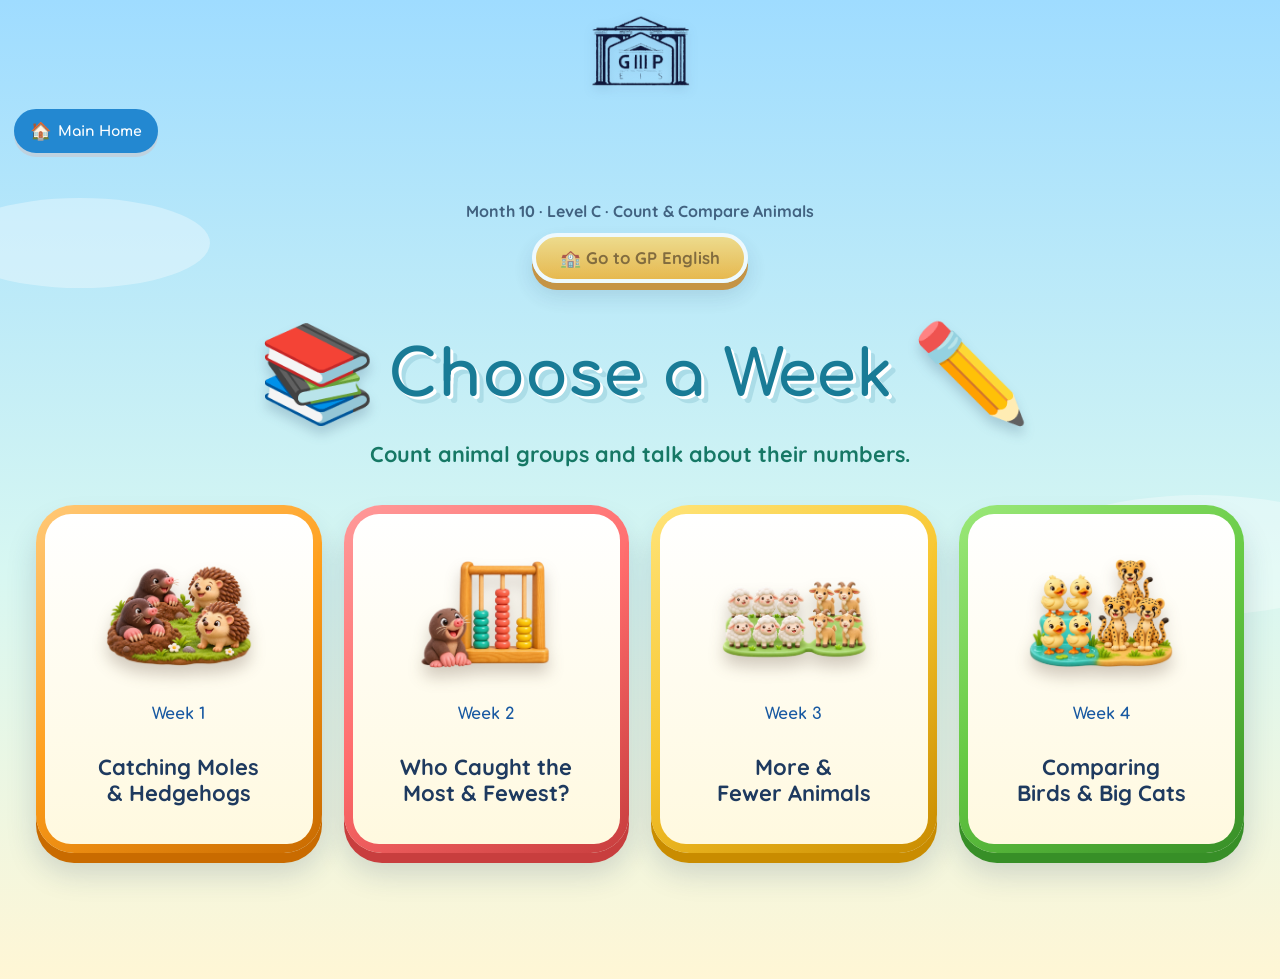
<file: index.html>
<!doctype html><html lang="en"><head><meta charset="utf-8"><meta name="viewport" content="width=device-width,initial-scale=1"><title>GP English · Month 10 · Level C</title><meta http-equiv="refresh" content="0;url=apps/level-c/index.html"></head><body><script>location.replace('apps/level-c/index.html'+location.search+location.hash)</script><a href="apps/level-c/index.html">Open Month 10 Level C</a></body></html>
</file>
<file: apps/styles.css>
@font-face{font-family:Friendly;src:local('Trebuchet MS');font-display:swap}
:root{--ink:#243c38;--muted:#5a6b65;--green:#26705a;--cream:#fbfaf5;--line:#d9e2d8;--blue:#357bb7;--peach:#f4aa81;--shadow:0 8px 0 #243c3809;--font:Friendly,'Trebuchet MS',Arial,sans-serif}
*{box-sizing:border-box}body{margin:0;color:var(--ink);background:var(--cream);font-family:var(--font);line-height:1.45}button,a,input{font:inherit}button,a{-webkit-tap-highlight-color:transparent}button{cursor:pointer}button:disabled{cursor:default;opacity:.55}a{color:inherit;text-decoration:none}button:focus-visible,a:focus-visible,summary:focus-visible,canvas:focus-visible{outline:4px solid #c17b24;outline-offset:4px}button{color:inherit}h1,h2,h3,p{margin:0}h1{font-size:clamp(32px,4.5vw,54px);line-height:1.12;letter-spacing:-1.5px}h2{font-size:clamp(25px,3vw,34px);line-height:1.2;letter-spacing:-.7px}h3{font-size:22px}img{display:block;max-width:100%;object-fit:contain}.icon{width:25px;height:25px;stroke:currentColor;stroke-width:1.8;fill:none;stroke-linecap:round;stroke-linejoin:round;flex-shrink:0}.skip-link{position:fixed;left:16px;top:-100px;z-index:100;background:white;padding:12px}.skip-link:focus{top:10px}.preview-line{background:#eaf0e4;text-align:center;padding:7px 16px;font-size:12px;letter-spacing:.2px;color:#4b6254}.site-header{max-width:1240px;margin:auto;padding:20px 32px;display:flex;align-items:center;justify-content:space-between;gap:16px}.brand{display:flex;align-items:center;gap:10px;font-weight:900;font-size:21px;letter-spacing:-.5px}.brand-badge{width:43px;height:43px;background:var(--green);border-radius:14px;display:grid;place-items:center;color:white}.brand-badge .icon{width:27px;height:27px}.brand small{display:block;font-size:10px;letter-spacing:2px;text-transform:uppercase;color:var(--muted);margin-top:-3px}.header-tools{display:flex;align-items:center;gap:12px}.pill{display:inline-flex;align-items:center;gap:8px;border:1px solid var(--line);background:white;border-radius:100px;padding:9px 16px;font-size:14px;min-height:44px}.pill:hover{background:#eef5ed}.levels{display:flex;background:#edf0e8;padding:5px;border-radius:100px;gap:4px}.level-chip{padding:8px 19px;font-weight:bold;border-radius:100px;font-size:15px}.level-chip.active{background:white;box-shadow:0 2px 6px #243c3814}.shell{max-width:1176px;margin:auto;padding:8px 32px 60px}.hero{padding:36px 0 30px;display:grid;grid-template-columns:1fr auto;align-items:center;gap:30px}.eyebrow{text-transform:uppercase;color:var(--green);font-size:12px;font-weight:bold;letter-spacing:2px;margin-bottom:12px}.subline{color:var(--muted);font-size:18px;margin-top:14px;max-width:590px}.hero-emblem{width:140px;height:140px;display:grid;place-items:center;background:#e4eddf;border:1px solid #d7e3d0;border-radius:45% 55% 50% 50%;transform:rotate(-6deg);color:var(--green)}.hero-emblem .icon{width:70px;height:70px;transform:rotate(6deg)}.section-label{display:flex;justify-content:space-between;gap:20px;align-items:end;margin:20px 0 18px}.section-label p{color:var(--muted);font-size:14px}.week-grid{display:grid;grid-template-columns:repeat(4,minmax(0,1fr));gap:19px}.week-card{border:1px solid var(--line);background:white;border-radius:26px;padding:12px;box-shadow:var(--shadow);transition:transform .15s}.week-card:hover{transform:translateY(-5px)}.week-image{height:166px;overflow:hidden;display:grid;place-items:center;background:var(--tint,#edf3e8);border-radius:17px;position:relative}.week-image img{height:100%;width:100%;object-fit:contain;padding:8px}.week-number{position:absolute;left:10px;top:10px;border-radius:50%;height:33px;width:33px;display:grid;place-items:center;background:#fff;border:1px solid #e4e5db;font-weight:bold}.week-copy{padding:17px 8px 7px}.week-copy small{color:var(--green);font-size:12px;font-weight:bold}.week-copy h3{font-size:23px;line-height:1.18;margin:6px 0;min-height:54px}.week-copy p{color:var(--muted);font-size:13px}.card-go{margin-top:15px;display:flex;align-items:center;justify-content:space-between;border-top:1px solid #eef0ea;padding-top:12px;font-size:14px;font-weight:bold}.card-go .icon{width:19px;height:19px}.foot-note{padding:23px 0;font-size:13px;color:var(--muted);display:flex;gap:9px;align-items:center}.breadcrumb{display:flex;align-items:center;gap:12px;padding:12px 0 16px;flex-wrap:wrap;font-size:14px;color:var(--muted)}.breadcrumb a{display:inline-flex;align-items:center;gap:6px}.breadcrumb .icon{width:18px;height:18px}.back-link{border:0;background:none;padding:0;display:inline-flex;align-items:center;gap:8px}.week-hero{border-radius:30px;background:#eaf1e4;padding:28px 32px;display:flex;align-items:center;justify-content:space-between;gap:25px;margin:0 0 28px}.week-hero h1{font-size:clamp(30px,4vw,42px)}.week-hero .subline{font-size:16px;max-width:650px}.week-hero>img{width:155px;height:135px;border-radius:20px;background:white;padding:8px}.main-categories{display:grid;grid-template-columns:repeat(4,minmax(0,1fr));gap:18px}.category{padding:26px 20px;border:1px solid var(--line);border-radius:25px;background:var(--tint);text-align:center;display:flex;flex-direction:column;align-items:center;gap:14px;min-height:248px;box-shadow:var(--shadow)}.category:hover{transform:translateY(-3px)}.category .icon{width:64px;height:64px;stroke-width:1.3}.category strong{font-size:25px}.category p{color:var(--muted);font-size:14px;max-width:180px}.status-dot{font-size:11px;padding:4px 9px;border:1px solid #ffffffa0;background:#ffffffa6;border-radius:100px;font-weight:bold}.activity-head{display:flex;align-items:center;justify-content:space-between;gap:15px;margin:10px 0 24px}.activity-head p{margin-top:8px;color:var(--muted)}.tool-grid{display:grid;grid-template-columns:repeat(3,minmax(0,1fr));gap:16px}.tool-card{display:flex;gap:16px;align-items:center;padding:22px;background:white;border:1px solid var(--line);border-radius:22px;text-align:left;min-height:115px;box-shadow:0 5px 0 #243c3805}.tool-card:hover{background:#f3f7ef}.tool-icon{width:55px;height:55px;border-radius:18px;display:grid;place-items:center;flex-shrink:0;background:#edf3e8}.tool-card strong{font-size:19px;display:block}.tool-card small{color:var(--muted);display:block;margin-top:5px;font-size:13px}.pending-card{background:#f1f1eb;box-shadow:none;opacity:.8;cursor:default}.pending-card:hover{background:#f1f1eb}.pending-card .tool-icon{background:#e7e9e1}.pending-list{margin-top:28px;border:1px dashed #cfd8cb;border-radius:20px;padding:20px 24px}.pending-list h3{font-size:17px}.pending-list p{font-size:14px;color:var(--muted);margin-top:7px}.stage{background:white;border:1px solid var(--line);border-radius:28px;padding:28px;box-shadow:var(--shadow);margin-bottom:25px;min-width:0}.stage-top{display:flex;align-items:center;justify-content:space-between;gap:20px;margin-bottom:20px}.counter{color:var(--muted);font-size:14px}.btn{display:inline-flex;justify-content:center;align-items:center;gap:9px;min-height:48px;padding:11px 19px;background:white;border:1px solid var(--line);border-radius:14px;font-weight:bold;font-size:16px}.btn:hover{background:#f0f5ec}.btn.primary{background:var(--green);border-color:var(--green);color:white;box-shadow:0 4px 0 #144e3d}.btn.primary:hover{background:#205e4c}.btn.blue{background:#e9f3fb;border-color:#bad4e7;color:#286696}.btn.peach{background:#ffede1;border-color:#f2cdb1}.btn.recording{background:#fff0ec;border-color:#cf593e;color:#b23c25}.btn.small{min-height:40px;padding:8px 12px;font-size:14px}.actions{display:flex;align-items:center;justify-content:center;gap:12px;flex-wrap:wrap;margin-top:22px}.stage-footer{display:flex;align-items:center;justify-content:space-between;gap:12px;margin-top:24px;flex-wrap:wrap}.dots{display:flex;justify-content:center;gap:8px}.dot{width:10px;height:10px;border-radius:50%;background:#d7e0d3}.dot.current{background:var(--green);width:24px;border-radius:8px}.page-figure{background:#f4f5ee;border-radius:20px;padding:12px;display:grid;place-items:center;max-height:490px}.page-figure img{max-height:460px;width:100%;object-fit:contain}.dialogue-layout{display:grid;grid-template-columns:1fr 1fr;gap:25px;align-items:center}.speech-lines{display:flex;flex-direction:column;gap:13px}.speech-line{display:flex;gap:12px;align-items:center;padding:15px 18px;background:#edf5eb;border-radius:18px;border:1px solid transparent;text-align:left;min-height:64px}.speech-line:nth-child(even){background:#fff0e3;margin-left:24px}.speech-line .number{font-size:12px;font-weight:bold;border-radius:50%;height:26px;width:26px;background:white;display:grid;place-items:center;flex-shrink:0}.speech-line p{font-size:clamp(18px,2.3vw,25px);font-weight:bold;line-height:1.3}.speech-line.active{border-color:var(--green);box-shadow:0 0 0 3px #27705a1a}.speech-line .icon{margin-left:auto;width:20px;height:20px}.caption{font-size:12px;color:var(--muted);margin-top:10px;text-align:center}.flash-card{max-width:650px;margin:auto;text-align:center}.flash-picture{height:300px;display:flex;align-items:center;justify-content:center;background:#f3f6ef;border-radius:24px;padding:18px}.flash-picture img{height:100%;width:100%;object-fit:contain;border-radius:15px}.flash-card h2{font-size:clamp(30px,4vw,43px);margin-top:20px}.flash-card .sentence{font-size:clamp(20px,2.6vw,27px);margin:12px auto 0;max-width:580px}.picture-grid{display:grid;grid-template-columns:repeat(4,minmax(0,1fr));gap:16px}.picture-tile{background:white;border:1px solid var(--line);border-radius:21px;padding:12px;display:flex;flex-direction:column;gap:10px;align-items:center;min-width:0;text-align:center}.picture-tile:hover{background:#f5f8f1}.picture-tile img{height:155px;width:100%;object-fit:contain;border-radius:12px}.picture-tile strong{font-size:21px}.picture-tile .icon{width:18px;height:18px}.picture-tile.selected{border:3px solid var(--blue);padding:10px;background:#edf7fe}.match-prompt{background:#edf4ea;padding:20px 24px;border-radius:18px;display:flex;gap:15px;align-items:center;justify-content:space-between;margin-bottom:24px}.match-prompt h3{font-size:clamp(22px,3vw,30px)}.choices{display:grid;grid-template-columns:repeat(3,minmax(0,1fr));gap:18px}.choices.two{grid-template-columns:repeat(2,minmax(0,1fr));max-width:770px;margin:auto}.choice-frame{border:3px solid #dce5d8;border-radius:22px;position:relative;overflow:hidden;background:white;display:flex;flex-direction:column;align-items:stretch;padding:0}.choice-frame.selected{border-color:var(--blue);background:#f3faff}.choice-frame.correct{border-color:#3d875f;background:#edf8ef}.choice-frame.wrong{border-color:#e2ac7f;background:#fff5ed}.choice-number{position:absolute;z-index:1;left:10px;top:10px;width:33px;height:33px;border-radius:10px;background:#cde8f9;display:grid;place-items:center;font-weight:bold}.choice-frame:nth-child(2) .choice-number{background:#ffdec7}.choice-frame:nth-child(3) .choice-number{background:#e7e5fe}.choice-select{width:100%;border:0;background:none;padding:16px;display:flex;flex-direction:column;align-items:center;gap:10px;flex:1}.choice-select img{width:100%;height:195px;object-fit:contain;border-radius:12px}.choice-select strong{font-size:22px}.choice-hear{border:0;border-top:1px solid #e0e7dc;background:#f6f9f2;display:flex;align-items:center;justify-content:center;gap:8px;padding:9px;font-size:14px;min-height:42px}.feedback{min-height:38px;margin:19px auto 0;text-align:center;font-size:20px;font-weight:bold;color:var(--green)}.feedback.try{color:#97642f}.sentence-bank{display:flex;flex-wrap:wrap;gap:10px;margin:15px 0 22px}.sentence-token{background:#eaf4fb;border:2px solid #c6dfef;border-radius:15px;padding:12px 16px;font-size:18px;cursor:grab;display:flex;align-items:center;gap:10px;min-height:54px;text-align:left}.sentence-token.selected{border-color:var(--blue);background:#dceffc;box-shadow:0 0 0 3px #357bb71a}.sentence-token.matched{opacity:.5;border-style:dashed}.drop-grid{display:grid;grid-template-columns:repeat(3,minmax(0,1fr));gap:16px}.drop-target{border:2px dashed #c6d4c0;border-radius:20px;background:#f7f9f3;padding:12px;display:flex;align-items:center;flex-direction:column;min-height:225px;text-align:center;justify-content:space-between;gap:10px}.drop-target img{height:140px;width:100%;object-fit:contain}.drop-target span{font-size:16px;color:var(--muted)}.drop-target.correct{border-style:solid;border-color:var(--green);background:#edf7ed}.drop-target.correct span{color:var(--green);font-weight:bold}.drop-target.over{background:#e8f2fc;border-color:var(--blue)}.recorder{border-top:1px solid var(--line);padding-top:22px;margin-top:22px;text-align:center}.recorder h3{font-size:19px}.recorder p{font-size:14px;color:var(--muted);margin-top:8px}.record-status{min-height:24px;font-size:14px!important}.record-dot{width:11px;height:11px;background:#b94228;border-radius:50%;display:inline-block}.recording .record-dot{animation:pulse 1s infinite}.voice-note{font-size:12px;color:var(--muted);margin-top:15px;text-align:center}.progress-track{height:7px;border-radius:100px;background:#e7ecdf;margin:0 0 24px;overflow:hidden}.progress-track span{height:100%;display:block;background:var(--green);transition:width .2s}.finish{text-align:center;padding:40px 20px}.finish .finish-icon{width:100px;height:100px;border-radius:50%;background:#e5efdc;margin:0 auto 20px;display:grid;place-items:center;color:var(--green)}.finish-icon .icon{width:53px;height:53px}.finish p{margin-top:15px;color:var(--muted);font-size:18px}.teacher-details{margin-top:32px;border-top:1px solid var(--line);padding:18px 0;color:var(--muted);font-size:13px}.teacher-details summary{cursor:pointer;width:fit-content;font-weight:bold}.teacher-details .teacher-body{margin-top:15px;max-width:950px;background:#f0f3eb;border-radius:15px;padding:18px}.teacher-body p{margin:8px 0}.teacher-body ul{padding-left:22px}.source-tag{font-size:12px;color:var(--muted);margin-top:18px;text-align:center}.writing-word{font-size:28px;text-align:center;margin:12px 0}.trace-pad{touch-action:none;width:100%;height:260px;border:2px solid #d7e1d1;border-radius:20px;background:#fffdf7}.trace-colors{display:flex;gap:9px;justify-content:center;margin:18px 0;flex-wrap:wrap}.color-dot{width:34px;height:34px;border-radius:50%;border:3px solid white;box-shadow:0 0 0 1px #d9dfd3}.color-dot.active{box-shadow:0 0 0 3px var(--ink)}.word-parts{display:flex;justify-content:center;gap:12px;flex-wrap:wrap;margin-top:16px}.word-part{background:#edf4e9;padding:10px 18px;border-radius:15px;font-size:28px;font-weight:bold}.memory-grid{display:grid;grid-template-columns:repeat(4,minmax(0,1fr));gap:15px;max-width:800px;margin:auto}.memory-card{height:165px;border:2px solid #cadbc1;background:#edf4e7;border-radius:19px;display:grid;place-items:center;padding:10px;font-size:36px;color:var(--green)}.memory-card img{height:125px;width:100%;object-fit:contain}.memory-card.matched{border-color:var(--green);background:#edf9ec}.memory-card .icon{height:48px;width:48px}.memory-card small{font-size:18px}.error{padding:40px;max-width:800px;margin:auto}.footer{font-size:12px;color:#758377;text-align:center;padding:20px 30px}.loading{padding:60px;text-align:center}@keyframes pulse{50%{opacity:.3}}
@media(min-width:1400px){.shell{padding-top:20px}.hero{padding-top:45px}}
@media(max-width:950px){.week-grid,.main-categories{grid-template-columns:repeat(2,minmax(0,1fr))}.tool-grid{grid-template-columns:repeat(2,minmax(0,1fr))}.picture-grid{grid-template-columns:repeat(3,minmax(0,1fr))}.dialogue-layout{gap:18px}.week-image{height:190px}.week-copy h3{min-height:0}.hero-emblem{width:110px;height:110px}.hero-emblem .icon{width:58px;height:58px}}
@media(max-width:620px){.site-header{padding:16px;flex-wrap:wrap;gap:12px}.brand{font-size:18px}.brand-badge{width:37px;height:37px;border-radius:12px}.header-tools{gap:8px}.header-tools>.pill{padding:8px 12px;font-size:12px}.level-chip{padding:7px 13px}.levels{padding:4px}.shell{padding:0 16px 35px}.hero{padding:26px 0 20px;gap:12px}.hero-emblem{width:77px;height:77px}.hero-emblem .icon{width:42px;height:42px}h1{letter-spacing:-1px;font-size:33px}.subline{font-size:16px;margin-top:12px}.eyebrow{font-size:10px;letter-spacing:1.5px}.section-label{margin-top:15px}.section-label p{font-size:11px;max-width:100px;text-align:right}.week-grid{gap:13px}.week-card{padding:8px;border-radius:21px}.week-image{height:130px;border-radius:14px}.week-copy{padding:12px 5px 6px}.week-copy h3{font-size:21px;min-height:50px}.week-copy p{font-size:12px}.card-go{font-size:12px}.week-hero{padding:22px;gap:12px;margin-bottom:22px}.week-hero>img{width:90px;height:100px;border-radius:13px;padding:4px}.week-hero h1{font-size:29px}.week-hero .subline{font-size:14px}.breadcrumb{font-size:12px;gap:9px;padding-top:8px}.main-categories{gap:13px}.category{padding:22px 12px;min-height:220px;border-radius:22px;gap:11px}.category strong{font-size:23px}.category .icon{width:53px;height:53px}.category p{font-size:13px}.tool-grid{gap:12px}.tool-card{padding:16px 12px;gap:9px;min-height:115px;flex-direction:column;align-items:flex-start}.tool-card strong{font-size:18px}.tool-card small{font-size:12px}.tool-icon{width:43px;height:43px;border-radius:13px}.stage{padding:18px 14px;border-radius:23px}.activity-head{margin-top:8px;align-items:start}.activity-head h2{font-size:27px}.activity-head p{font-size:14px}.activity-head>.btn{padding:10px;font-size:0;min-width:44px}.activity-head>.btn .icon{width:22px}.dialogue-layout{grid-template-columns:1fr}.page-figure{max-height:285px;padding:7px}.page-figure img{max-height:265px}.speech-line{padding:13px;min-height:60px}.speech-line p{font-size:21px}.speech-line:nth-child(even){margin-left:15px}.btn{font-size:15px;padding:10px 15px;min-height:46px}.flash-picture{height:235px;padding:12px}.picture-grid{grid-template-columns:repeat(2,minmax(0,1fr));gap:12px}.picture-tile{padding:10px}.picture-tile img{height:130px}.picture-tile strong{font-size:19px}.choices,.choices.two{grid-template-columns:repeat(2,minmax(0,1fr));gap:12px}.choice-select{padding:10px}.choice-select img{height:140px}.choice-select strong{font-size:18px}.choice-frame:nth-child(3){grid-column:1/-1;width:calc(50% - 6px);justify-self:center}.choice-number{width:27px;height:27px;font-size:14px;left:7px;top:7px}.match-prompt{padding:16px;gap:12px}.match-prompt h3{font-size:22px}.match-prompt>.btn{padding:10px;font-size:0;min-width:44px}.drop-grid{grid-template-columns:repeat(2,minmax(0,1fr));gap:12px}.drop-target{min-height:200px;padding:10px}.drop-target img{height:120px}.sentence-token{font-size:16px;padding:10px 13px}.sentence-token .icon{width:19px;height:19px}.feedback{font-size:18px;min-height:48px}.stage-footer{gap:10px}.stage-footer .btn{padding:10px 12px}.memory-grid{gap:10px}.memory-card{height:115px;border-radius:15px;padding:7px}.memory-card img{height:90px}.memory-card .icon{width:31px;height:31px}.memory-card small{font-size:13px}.trace-pad{height:210px}.pending-list{padding:17px}.source-tag{font-size:11px}.foot-note{font-size:12px}.preview-line{font-size:10px}}
@media(prefers-reduced-motion:reduce){*{scroll-behavior:auto!important;animation:none!important;transition:none!important}}
</file>
<file: apps/reference-ui/base.css>
@import url('https://fonts.googleapis.com/css2?family=Comfortaa:wght@600;700&family=Quicksand:wght@500;600;700&display=swap');

:root {
  --pink:#ff6b6b; --pink-d:#d64545; --yellow:#ffd93d; --yellow-d:#d9a900;
  --blue:#3db5ff; --blue-d:#1e6fd9; --green:#7ed957; --green-d:#4ea62c;
  --orange:#ff9f1c; --orange-d:#c96b00; --teal:#2ec4b6; --ink:#1e3a5f;
  --font-display:"Comfortaa","Century Gothic","Trebuchet MS","Avenir Next Rounded",sans-serif;
  --font-friendly:"Quicksand","Century Gothic","Avenir Next Rounded","Trebuchet MS",sans-serif;
}
*{box-sizing:border-box} html{scroll-behavior:smooth} body{margin:0;min-height:100vh;overflow-x:hidden;font-family:var(--font-display);color:var(--ink);background:linear-gradient(180deg,#86d6ff 0%,#d9f7ff 52%,#eafff2 100%)}
body::before,body::after{content:"";position:fixed;z-index:-1;border-radius:50%;background:rgba(255,255,255,.35)} body::before{width:260px;height:90px;left:-50px;top:22%} body::after{width:340px;height:120px;right:-90px;top:55%}
button{font:inherit}.shell{width:min(1120px,calc(100% - 28px));margin:auto;padding:26px 0 100px}.center{text-align:center}.hero{padding:18px 10px}.hero-row{display:flex;justify-content:center;align-items:center;gap:20px}.hero-icon{width:clamp(64px,9vw,105px);filter:drop-shadow(0 8px 6px rgba(30,58,95,.2))}.title{margin:0;color:var(--blue-d);font-size:clamp(2rem,6vw,4rem);text-shadow:3px 3px #fff,7px 7px rgba(30,111,217,.18)}.subtitle{margin:10px auto 0;font-family:var(--font-friendly);font-size:clamp(1rem,2.5vw,1.35rem);font-weight:800;color:#167865}
.card{border:5px solid rgba(255,255,255,.95);border-radius:34px;background:linear-gradient(155deg,#fff,#f5fbff);box-shadow:0 10px 0 rgba(30,111,217,.12),0 18px 30px rgba(30,58,95,.13)}
.week-grid,.category-grid{display:grid;grid-template-columns:repeat(auto-fit,minmax(220px,1fr));gap:25px;margin-top:26px}.week-card,.category-card{position:relative;display:flex;min-height:250px;padding:10px;border-radius:42px;text-decoration:none;color:var(--ink);background:linear-gradient(180deg,var(--light),var(--tone));box-shadow:0 10px 0 var(--dark),0 18px 25px rgba(30,58,95,.18);transition:.18s transform}.week-card:hover,.category-card:hover{transform:translateY(-7px) rotate(-1deg)}.week-card>span,.category-card>span{display:flex;flex:1;flex-direction:column;align-items:center;justify-content:center;gap:12px;padding:22px;border-radius:32px;background:linear-gradient(180deg,#fff,#f5fbff)}.week-card img,.category-card img{width:125px;height:125px;object-fit:contain;filter:drop-shadow(0 8px 7px rgba(30,58,95,.2))}.week-card strong,.category-card strong{font-size:1.6rem}.week-card small,.category-card small{font-family:var(--font-friendly);font-weight:800;text-align:center;color:#52708e}.orange{--tone:#ff9f1c;--light:#ffc978;--dark:#c96b00}.red{--tone:#ff6b6b;--light:#ff9a9a;--dark:#c83e3e}.yellow{--tone:#f7c52d;--light:#ffe479;--dark:#c98c00}.green{--tone:#65c943;--light:#9be879;--dark:#378f27}.purple{--tone:#8c62dd;--light:#b89aef;--dark:#5c36ad}.blue{--tone:#3db5ff;--light:#8ad4ff;--dark:#1e6fd9}.locked{opacity:.57;filter:grayscale(.25);pointer-events:none}.badge{position:absolute;right:20px;top:18px;padding:6px 12px;border-radius:999px;background:#fff;color:#788ca0;font-size:.75rem;font-weight:900}
.media-reserve{display:grid;grid-template-columns:repeat(auto-fit,minmax(240px,1fr));gap:18px;margin-top:28px}.reserve{padding:20px}.reserve h3{margin:0 0 8px}.reserve p{margin:0;font-family:var(--font-friendly);font-weight:700;color:#607993}.reserved-tag{display:inline-block;margin-top:12px;padding:7px 12px;border-radius:999px;background:#fff2c3;color:#855400;font-size:.78rem;font-weight:900}
.activity-shell{width:min(1050px,calc(100% - 28px));margin:auto;padding:24px 170px 110px 0}.score-strip{display:flex;align-items:center;justify-content:space-between;gap:18px;margin:10px 0 18px;padding:12px 18px;border-radius:999px;background:rgba(255,255,255,.88);box-shadow:0 5px 0 rgba(30,111,217,.12)}.progress{flex:1;height:16px;overflow:hidden;border-radius:99px;background:#dbeaf3}.progress>span{display:block;width:0;height:100%;border-radius:inherit;background:linear-gradient(90deg,var(--orange),var(--yellow));transition:width .3s}.page-map{white-space:nowrap;font-weight:900;color:#58718c}
.challenge{padding:22px}.challenge-head{display:flex;align-items:flex-start;justify-content:space-between;gap:14px}.challenge h1{margin:0;color:var(--blue-d);font-size:clamp(1.65rem,4vw,2.45rem)}.audio-placeholder{min-width:48px;min-height:48px;border:0;border-radius:50%;background:#e6edf2;color:#6b7c8c;cursor:not-allowed}.instruction{font-family:var(--font-friendly);font-size:1.12rem;font-weight:800;color:#416280}.activity-grid{display:grid;grid-template-columns:minmax(260px,1.05fr) minmax(260px,.95fr);align-items:center;gap:22px}.book-frame{position:relative;padding:9px;border-radius:25px;background:#fff;box-shadow:0 8px 20px rgba(30,58,95,.16)}.book-frame img{display:block;width:100%;height:auto;border-radius:17px}.book-label{position:absolute;left:18px;bottom:18px;padding:7px 12px;border-radius:999px;background:rgba(20,43,73,.88);color:#fff;font-size:.8rem;font-weight:900}.quiz-panel{padding:5px}.choices{display:grid;gap:13px}.choice{width:100%;min-height:58px;padding:13px 18px;border:4px solid #d8e8f2;border-radius:21px;background:#fff;color:var(--ink);box-shadow:0 5px 0 #bdd2e0;font-size:1.1rem;font-weight:900;cursor:pointer;text-align:left}.choice:hover,.choice:focus-visible{border-color:var(--blue);outline:none;transform:translateY(-2px)}.choice.correct{border-color:#55bd38;background:#ebffe5;color:#267b17}.choice.wrong{border-color:#ef5a5a;background:#fff0f0;animation:shake .25s}.feedback{min-height:48px;margin:16px 0 0;padding:12px 16px;border-radius:16px;background:#edf6fb;font-family:var(--font-friendly);font-weight:900}.feedback.good{background:#e5ffdc;color:#267b17}.feedback.try{background:#fff1db;color:#9a5500}.finish{text-align:center;padding:36px}.finish img{width:130px}.finish h1{color:var(--orange-d)}.primary{display:inline-flex;align-items:center;justify-content:center;min-height:54px;padding:12px 24px;border:4px solid #fff;border-radius:999px;background:linear-gradient(180deg,var(--orange),#e17b00);color:#fff;box-shadow:0 7px 0 #a95900;text-decoration:none;font-weight:900}.note{font-family:var(--font-friendly);font-weight:700;color:#607993}.source-list{padding:20px 24px}.source-list li{margin:8px 0;font-family:var(--font-friendly);font-weight:700}
@keyframes shake{25%{transform:translateX(-5px)}75%{transform:translateX(5px)}}
@media(max-width:1239px){.activity-shell{padding-right:0;padding-bottom:120px}}@media(max-width:760px){.hero-row{gap:8px}.hero-icon{width:58px}.activity-grid{grid-template-columns:1fr}.challenge{padding:16px}.score-strip{border-radius:22px;align-items:flex-start;flex-direction:column}.progress{width:100%}.gp-activity-next[data-visible="true"]{display:block}.shell{padding-top:18px}.category-card{min-height:210px}}
@media(prefers-reduced-motion:reduce){*{scroll-behavior:auto!important;animation:none!important;transition:none!important}}

/* Month 7-compatible section architecture */
.sequence-nav{display:grid;grid-template-columns:1fr auto 1fr;align-items:center;gap:12px;margin:18px 0}.sequence-nav a{display:inline-flex;align-items:center;justify-content:center;min-height:48px;padding:10px 18px;border:4px solid #fff;border-radius:999px;background:#fff;color:var(--blue-d);box-shadow:0 5px 0 #bdd2e0;text-decoration:none;font-weight:900}.sequence-nav a:last-child{justify-self:end}.sequence-indicator{padding:9px 15px;border-radius:999px;background:#fff3c4;color:#855400;font-weight:900;text-align:center}.section-home-link{display:inline-flex;margin:0 0 16px;padding:9px 17px;border-radius:999px;background:#fff;color:var(--blue-d);box-shadow:0 4px 0 #bdd2e0;text-decoration:none;font-weight:900}.video-slot{display:grid;place-items:center;min-height:280px;margin-top:16px;padding:28px;border:7px solid #fff;border-radius:30px;background:linear-gradient(145deg,#172944,#304e72);color:#fff;box-shadow:0 9px 0 #162b48,0 18px 26px rgba(30,58,95,.2);text-align:center}.video-slot__icon{font-size:4.5rem}.video-slot p{max-width:42ch;color:#dcecff;font-family:var(--font-friendly);font-weight:800}.activity-page-card{padding:24px}.activity-page-card .book-frame{max-width:720px;margin:0 auto 24px}.activity-page-card .quiz-panel{max-width:720px;margin:auto}.hub-groups{display:grid;grid-template-columns:1fr 1fr;gap:24px;margin-top:28px}.hub-group{padding:24px}.hub-group h2{margin-top:0;color:var(--blue-d)}.game-links{display:grid;gap:14px;margin-top:18px}.game-link{display:flex;align-items:center;gap:14px;min-height:72px;padding:14px 18px;border:5px solid #fff;border-radius:24px;background:linear-gradient(145deg,#fff,#edf8ff);color:var(--ink);box-shadow:0 6px 0 #bdd2e0;text-decoration:none;font-weight:900}.game-link span:first-child{font-size:2rem}.placeholder-panel{padding:28px;text-align:center}.placeholder-panel .primary{margin-top:14px}@media(max-width:760px){.sequence-nav{grid-template-columns:1fr 1fr}.sequence-indicator{grid-column:1/-1;grid-row:1}.hub-groups{grid-template-columns:1fr}}

/* Month 8 interface framework, preserving the Month 7 tactile language. */
a,button{touch-action:manipulation;-webkit-tap-highlight-color:transparent}
main{scroll-margin-top:120px}
#lesson-focus{scroll-margin-block:clamp(110px,18svh,180px)}
.gp-eis-link-row{display:flex;justify-content:center;margin:4px 0 20px}.gp-eis-link{display:inline-flex;min-width:210px;min-height:50px;align-items:center;justify-content:center;gap:8px;padding:10px 24px;border:4px solid #fff;border-radius:999px;background:linear-gradient(180deg,#ffd768,#f5a817);box-shadow:0 7px 0 #c97708,0 12px 22px rgba(30,58,95,.2);color:#704300;font-family:var(--font-friendly);font-size:1.05rem;font-weight:900;line-height:1;text-decoration:none;transition:transform .16s ease,filter .16s ease,box-shadow .16s ease}.gp-eis-link:hover{transform:translateY(-3px);filter:brightness(1.04);box-shadow:0 10px 0 #c97708,0 16px 26px rgba(30,58,95,.22)}.gp-eis-link:active{transform:translateY(5px);box-shadow:0 2px 0 #c97708,0 7px 14px rgba(30,58,95,.18)}.gp-eis-link:focus-visible{outline:4px solid #175fc5;outline-offset:4px}
.week-card:focus-visible,.category-card:focus-visible,.game-link:focus-visible,.primary:focus-visible,.sequence-nav a:focus-visible,.section-home-link:focus-visible{outline:5px solid #202020;outline-offset:4px}
.week-card,.category-card,.game-link,.primary,.sequence-nav a,.section-home-link{min-height:44px}
@media(max-width:520px){.shell{width:min(100% - 18px,1120px);padding-bottom:126px}.card{border-radius:25px}.title{font-size:clamp(1.8rem,10vw,2.7rem)}.week-grid,.category-grid{grid-template-columns:1fr;gap:20px}.week-card,.category-card{min-height:190px;border-radius:34px}.week-card>span,.category-card>span{padding:18px;border-radius:26px}.sequence-nav{gap:8px}.sequence-nav a{padding:9px 12px;font-size:.88rem}.sequence-indicator{font-size:.82rem}}
@media(max-width:650px){.gp-eis-link{min-width:190px;min-height:46px;padding:8px 18px;font-size:.98rem}}

/* Six-page literacy flow: opening video, EES video activity, then four book activities. */
.literacy-video-page{padding-bottom:48px}.literacy-video-card{width:min(920px,100%);margin-inline:auto;padding:clamp(14px,2.5vw,26px)}
.literacy-video-placeholder,.ees-preview-stage{position:relative;display:grid;place-items:center;overflow:hidden;min-height:clamp(300px,52vw,560px);border:7px solid #fff;border-radius:30px;background:linear-gradient(145deg,#172944,#304e72);box-shadow:0 9px 0 #162b48,0 18px 26px rgba(30,58,95,.2);color:#fff;text-align:center}
.literacy-video-placeholder span{display:block;font-size:clamp(4rem,10vw,7rem)}.literacy-video-placeholder strong{font-size:clamp(1.2rem,3vw,2rem)}
.literacy-opening-video{display:block;width:100%;aspect-ratio:16/9;max-height:min(72vh,720px);object-fit:contain;border:7px solid #fff;border-radius:30px;background:#071525;box-shadow:0 9px 0 #162b48,0 18px 26px rgba(30,58,95,.2)}
.ees-preview-stage img{width:100%;height:100%;min-height:inherit;object-fit:cover}.ees-preview-stage span{position:absolute;inset:auto auto 22px;padding:10px 20px;border:3px solid #fff;border-radius:999px;background:rgba(20,42,70,.88);font-weight:900}
@media(max-width:520px){.literacy-video-placeholder,.ees-preview-stage{min-height:260px;border-width:5px;border-radius:24px}.literacy-opening-video{border-width:5px;border-radius:24px}.ees-preview-stage span{bottom:14px;font-size:.88rem}}

/* Week 1 lesson carousel: Month 7 proportions and tactile behavior. */
.week-home{min-height:100svh;overflow-x:clip;background:linear-gradient(180deg,#9cddff 0%,#d7f6f4 62%,#e9fff3 100%)}
.week-home-shell{width:min(1240px,100%);max-width:100%;margin:auto;padding:clamp(10px,2svh,22px) 0 100px;overflow-x:clip;text-align:center}
.week-heading{padding:0 72px}.week-heading h1{margin:0;color:var(--orange);font-size:clamp(2rem,min(6vw,6svh),4rem);line-height:1.05;text-shadow:3px 3px #fff,7px 7px rgba(189,98,5,.18)}.week-heading p{margin:8px 0 12px;color:#18579f;font-size:clamp(1rem,2.4vw,1.4rem);font-weight:800}
.carousel-wrap{position:relative;max-width:100%;padding:6px 60px 12px;overflow-x:clip}.learning-carousel{display:flex;max-width:100%;gap:26px;overflow-x:auto;overscroll-behavior-x:contain;padding:12px max(10px,calc(50% - 205px)) 22px;scroll-snap-type:x mandatory;scroll-behavior:smooth;scrollbar-width:none}.learning-carousel::-webkit-scrollbar{display:none}
.learning-card{--card:#7750d6;--card-light:#a986f2;--card-dark:#5231a5;position:relative;flex:0 0 auto;width:min(350px,78vw);min-height:clamp(300px,43svh,390px);overflow:hidden;display:flex;flex-direction:column;align-items:center;justify-content:space-between;gap:10px;padding:clamp(16px,2.6svh,24px) 22px 18px;border:8px solid #fff;border-radius:42px;color:#fff;text-decoration:none;scroll-snap-align:center;background:linear-gradient(145deg,var(--card-light),var(--card) 45%,var(--card-dark));box-shadow:0 12px 0 var(--card-dark),0 22px 30px rgba(30,58,95,.22);transform:scale(.9);opacity:.78;transition:transform .28s ease,opacity .28s ease,filter .2s ease}.learning-card::before{content:"";position:absolute;inset:7px 8px 54% 8px;border-radius:28px 28px 50% 50%;background:linear-gradient(rgba(255,255,255,.32),transparent);pointer-events:none}.learning-card.is-active{transform:scale(1);opacity:1}.learning-card:hover{filter:brightness(1.05)}.learning-card.reading{--card:#f14f50;--card-light:#ff8882;--card-dark:#bd3038}.learning-card.phonics{--card:#f7c52d;--card-light:#ffe269;--card-dark:#d59400}.learning-card.games{--card:#65c943;--card-light:#9be879;--card-dark:#378f27}.learning-card h2{position:relative;z-index:1;margin:0;color:#fff;font-size:clamp(1.7rem,min(4vw,4.5svh),2.5rem);text-shadow:0 4px 0 rgba(59,42,82,.28)}.learning-card img{position:relative;z-index:1;width:min(250px,62vw);height:clamp(185px,28svh,235px);object-fit:contain;filter:drop-shadow(0 12px 8px rgba(38,36,55,.24))}.learning-card small{position:relative;z-index:1;color:#fff;font-family:var(--font-friendly);font-weight:900;text-shadow:0 2px 3px rgba(30,58,95,.45)}
.carousel-arrow{position:absolute;z-index:4;top:50%;width:58px;height:58px;border:5px solid #fff;border-radius:50%;background:#fff;color:#176ac2;box-shadow:0 6px 0 #b6d6e8,0 9px 16px rgba(30,58,95,.2);font-size:2rem;font-weight:900;cursor:pointer;transform:translateY(-50%)}.carousel-arrow:hover{transform:translateY(calc(-50% - 3px))}.carousel-arrow.prev{left:8px}.carousel-arrow.next{right:8px}.carousel-dots{display:flex;justify-content:center;gap:13px}.carousel-dot{width:44px;height:44px;padding:11px;border:3px solid transparent;border-radius:50%;background:#fff;background-clip:content-box;box-shadow:0 2px 5px rgba(90,60,18,.22);cursor:pointer}.carousel-dot.is-active{background:var(--orange);background-clip:content-box;transform:scale(1.08)}
.learning-card:focus{outline:none}
.learning-card:focus-visible{filter:brightness(1.08)}
.learning-card:focus-visible h2{text-decoration:underline;text-underline-offset:.2em}
.carousel-arrow:focus-visible,.carousel-dot:focus-visible,.reading-dialog button:focus-visible{outline:5px solid #202020;outline-offset:4px}
.week-home .media-reserve{width:min(1120px,calc(100% - 28px));margin:28px auto 0;text-align:left}

/* Optional Reading activity stays in one viewport and returns focus to the video page. */
.reading-activity-card{margin-top:26px}.phonics-games-action{display:flex;justify-content:center;margin-top:26px}
.reading-activity-card{text-align:center}
.reading-activity-card #reading-activity-open{display:inline-flex;align-items:center;justify-content:center;gap:8px;width:min(420px,90%);padding:12px 26px;border:0;border-radius:999px;font-family:var(--font-friendly);font-size:1.1rem;font-weight:700;color:#fff;background:linear-gradient(180deg,#7ed957,#56b32e);box-shadow:0 5px 0 #3d8c1e;transition:transform .12s ease}
.reading-activity-card #reading-activity-open:hover{transform:translateY(-3px) scale(1.04)}
.reading-activity-card #reading-activity-open:active{transform:translateY(1px)}
.phonics-games-action .primary{position:relative;overflow:hidden;display:inline-flex;align-items:center;justify-content:center;gap:14px;width:min(420px,90%);margin:18px auto 4px;padding:22px clamp(16px,4vw,56px);border:0;border-radius:999px;font-family:var(--font-friendly);font-size:clamp(1.4rem,3.5vw,2.2rem);font-weight:800;line-height:1.2;text-align:center;color:#fff;background:linear-gradient(180deg,#ffd95f,#ee9412);box-shadow:0 8px 0 #b97000,0 14px 24px rgba(201,140,0,.28);transition:transform .15s ease,box-shadow .15s ease}
.phonics-games-action .primary::before{content:'';position:absolute;inset:5px 12px 55%;border-radius:999px;background:linear-gradient(180deg,rgba(255,255,255,.48),rgba(255,255,255,0));pointer-events:none}
.phonics-games-action .primary:hover{transform:translateY(-4px) rotate(-1deg) scale(1.03)}
.phonics-games-action .primary:active{transform:translateY(2px)}
@media(prefers-reduced-motion:reduce){.phonics-games-action .primary{transition:none}.phonics-games-action .primary:hover{transform:none}}
.reading-modal-open{overflow:hidden}.reading-modal{position:fixed;inset:0;z-index:300;display:grid;place-items:center;padding:12px;background:rgba(31,43,70,.68);backdrop-filter:blur(6px)}.reading-modal[hidden]{display:none}.reading-dialog{display:grid;grid-template-rows:auto minmax(0,1fr) auto;width:min(980px,calc(100vw - 24px));max-height:calc(100svh - 24px);overflow:hidden;border:7px solid #fff;border-radius:34px;background:linear-gradient(160deg,#fff9d9,#edfaff 54%,#f5eaff);box-shadow:0 18px 60px rgba(19,31,59,.42)}.reading-dialog__header{position:relative;padding:16px 78px 12px;border-bottom:4px solid rgba(120,200,245,.38);text-align:center}.reading-dialog__header h2{margin:0 0 5px;color:var(--blue-d);font-size:clamp(1.35rem,3vw,2rem)}.reading-dialog__header p{margin:0;font-family:var(--font-friendly);font-weight:800}.reading-dialog__close{position:absolute;right:15px;top:12px;width:52px;height:52px;border:5px solid #fff;border-radius:50%;background:linear-gradient(180deg,#ff8078,#e74c4f);box-shadow:0 5px 0 #ad2d35;color:#fff;font-size:1.35rem;font-weight:900;cursor:pointer}.reading-dialog__body{display:grid;grid-template-columns:minmax(130px,240px) minmax(0,1fr);align-items:center;gap:22px;min-height:0;overflow:auto;padding:clamp(12px,2.5vh,24px)}.reading-dialog__guide{display:block;width:100%;max-height:42svh;object-fit:contain;filter:drop-shadow(0 10px 8px rgba(30,58,95,.2))}.reading-question-list{display:grid;grid-template-columns:1fr 1fr;gap:14px;margin:0;padding:0;list-style:none;counter-reset:questions}.reading-question-list li{display:grid;gap:6px;min-height:104px;padding:16px;border:4px solid #fff;border-radius:22px;background:#fff;box-shadow:0 6px 0 #c7deeb}.reading-question-list strong{color:var(--blue-d);font-size:1.15rem}.reading-question-list span{font-family:var(--font-friendly);font-weight:750;color:#58718c}.reading-dialog__footer{display:flex;align-items:center;justify-content:space-between;gap:14px;padding:10px 18px 17px;border-top:4px solid rgba(120,200,245,.25)}.reading-dialog__footer .primary{border:0;cursor:pointer}
@media(max-width:650px){.week-heading{padding:0 24px}.carousel-wrap{padding-inline:32px}.learning-carousel{gap:18px;padding-inline:max(5px,calc(50% - min(170px,39vw)))}.learning-card{flex:0 0 auto;width:min(330px,78vw);min-height:clamp(300px,48svh,370px)}.learning-card img{height:clamp(175px,29svh,220px)}.carousel-arrow{width:48px;height:48px;font-size:1.6rem}.carousel-arrow.prev{left:2px}.carousel-arrow.next{right:2px}.reading-dialog{border-width:5px;border-radius:25px}.reading-dialog__header{padding:10px 62px 8px 12px}.reading-dialog__header p{font-size:.85rem}.reading-dialog__close{right:9px;top:8px;width:46px;height:46px}.reading-dialog__body{grid-template-columns:100px minmax(0,1fr);gap:10px;padding:10px}.reading-question-list{grid-template-columns:1fr;gap:8px}.reading-question-list li{min-height:auto;padding:9px 12px}.reading-question-list span{font-size:.82rem}.reading-dialog__footer{padding:8px 10px 12px}.reading-dialog__footer .reserved-tag{display:none}.reading-dialog__footer .primary{width:100%}}
@media(max-height:620px) and (orientation:landscape){.reading-dialog__header{padding-block:6px}.reading-dialog__header p{display:none}.reading-dialog__close{top:5px;width:44px;height:44px}.reading-dialog__body{grid-template-columns:120px 1fr;padding-block:8px}.reading-dialog__guide{max-height:45svh}.reading-question-list li{min-height:76px;padding:8px}.reading-dialog__footer{padding-block:6px}.reading-dialog__footer .primary{min-height:44px;padding-block:7px}}

/* Keep the Month 7 card art proportions now that cards carry only a title and illustration. */
.learning-card img{height:clamp(190px,30svh,250px)}
@media(max-width:650px){.learning-card img{height:clamp(190px,32svh,230px)}}

/* Weekly selector geometry mirrors the current Level B selector. */
.week-grid{display:grid;grid-template-columns:repeat(4,minmax(0,1fr));gap:22px;margin-top:26px}
.week-card{display:block;min-width:0;min-height:44px;padding:9px;border:7px solid #fff;border-radius:38px;background:linear-gradient(145deg,var(--light),var(--tone) 48%,var(--dark));box-shadow:0 10px 0 var(--dark),0 20px 30px rgba(30,58,95,.18);color:var(--ink);text-decoration:none}
.week-card>span{display:flex;height:340px;min-height:340px;flex-direction:column;align-items:center;justify-content:center;gap:12px;padding:18px;border-radius:26px;background:linear-gradient(180deg,#fff,#fff9df);text-align:center;overflow:hidden}
.week-card img{display:block;width:180px;height:180px;max-width:100%;object-fit:contain;filter:drop-shadow(0 10px 8px rgba(65,45,28,.24))}
.week-card strong{font-size:1.65rem}.week-card.locked{opacity:.72;filter:none;pointer-events:none}.week-card.locked:hover{transform:none}
@media(max-width:980px){.week-grid{grid-template-columns:repeat(2,minmax(0,1fr))}}
@media(max-width:620px){.week-grid{grid-template-columns:minmax(0,1fr);gap:22px}.week-card{min-height:44px;border-radius:38px}.week-card>span{height:230px;min-height:230px;flex-direction:column;justify-content:center;padding:18px;border-radius:26px;text-align:center}.week-card img{width:130px;height:130px}}

/* Keep the weekly selector's rendered card width identical to Level B. */
.weekly-selector-shell{width:min(1180px,100%);padding-inline:22px}
@media(max-width:620px){.weekly-selector-shell{width:min(1180px,100%);padding-inline:14px}}

/* Level A Week 1 EES video activity */
.ees-video-page{width:min(1040px,94vw)}
.ees-video-heading{padding-block:8px 2px}
.ees-player-card{padding:16px 18px 14px}
.ees-video-shell{position:relative;width:min(918px,100%);margin:auto;overflow:hidden;border:7px solid #fff;border-radius:30px;background:#10233d;box-shadow:0 9px 0 #244f7d,0 18px 28px rgba(30,58,95,.2)}
.ees-video{display:block;width:100%;height:auto;aspect-ratio:1024/714;object-fit:cover;background:#10233d}
/* Month 7 literacy resource row: compact candy pills below the lesson title. */
.week-tools{display:flex;flex-wrap:wrap;justify-content:center;gap:14px;margin:18px 0 clamp(26px,3vw,38px)}
.week-tools .pill-btn{display:inline-flex;align-items:center;justify-content:center;gap:8px;min-width:150px;min-height:44px;padding:12px 26px;border:0;border-radius:999px;color:#fff;font-family:inherit;font-size:1.15rem;font-weight:700;line-height:1;text-decoration:none;cursor:pointer;transition:transform .12s ease}
.week-tools .pill-btn:hover{transform:translateY(-3px) scale(1.04)}
.week-tools .pill-btn:active{transform:translateY(1px)}
.week-tools .pill-btn:focus-visible{outline:5px solid #202020;outline-offset:4px}
.week-tools .pill-btn.orange{background:linear-gradient(180deg,var(--orange),var(--orange-d));box-shadow:0 5px 0 #b06400}
.week-tools .pill-btn.blue{background:linear-gradient(180deg,var(--blue),var(--blue-d));box-shadow:0 5px 0 #1b7fae}
.week-tools .pill-btn.green{background:linear-gradient(180deg,var(--green),var(--green-d));box-shadow:0 5px 0 #3d8c1e}
@media(max-width:560px){.week-tools{gap:10px;margin:14px 0 24px}.week-tools .pill-btn{min-width:0;flex:1 1 145px;padding:11px 16px;font-size:1rem}}
.ees-center-play{position:absolute;left:50%;top:50%;display:grid;place-items:center;width:82px;height:82px;transform:translate(-50%,-50%);border:7px solid #fff;border-radius:50%;background:linear-gradient(180deg,#ffb13b,#ed7b00);box-shadow:0 7px 0 #a95600,0 12px 25px rgba(0,0,0,.25);color:#fff;font-size:2rem;cursor:pointer}
.ees-center-play[hidden]{display:none}
.ees-center-play:focus-visible{outline:5px solid #202020;outline-offset:4px}
.ees-now-playing{margin:12px 0 0;text-align:center;color:var(--blue-d);font-family:var(--font-friendly);font-size:clamp(1.15rem,2.6vw,1.55rem);font-weight:900}
.ees-choice-card{margin-top:20px;padding:18px}
.ees-sentence-grid{display:grid;grid-template-columns:repeat(5,minmax(0,1fr));gap:12px}
.ees-sentence{min-height:62px;padding:10px 12px;border:5px solid #fff;border-radius:22px;background:linear-gradient(180deg,#ffd95f,#ee9412);box-shadow:0 6px 0 #b97000;color:#fff;font-family:var(--font-friendly);font-size:clamp(.9rem,1.65vw,1.1rem);font-weight:900;cursor:pointer;transition:transform .15s ease,filter .15s ease}
.ees-sentence.orange{background:linear-gradient(180deg,#ff9d62,#ef6d2d);box-shadow:0 6px 0 #ad461b}
.ees-sentence.blue{background:linear-gradient(180deg,#6bcaf7,#3493d0);box-shadow:0 6px 0 #246b9a}
.ees-sentence.green{background:linear-gradient(180deg,#79d868,#43ad43);box-shadow:0 6px 0 #297b2c}
.ees-sentence.purple{background:linear-gradient(180deg,#b894f4,#865bd1);box-shadow:0 6px 0 #5f3e9b}
.ees-sentence:hover,.ees-sentence:focus-visible{transform:translateY(-3px);filter:brightness(1.05);outline:none}
.ees-sentence:focus-visible{outline:5px solid #202020;outline-offset:3px}
.ees-sentence.is-active{outline:0;filter:saturate(1.12) brightness(1.04);transform:translateY(-2px);box-shadow:0 6px 0 #b97000,0 0 0 4px rgba(255,255,255,.92),0 0 0 8px rgba(255,209,64,.58)}
.ees-sentence.orange.is-active{box-shadow:0 6px 0 #ad461b,0 0 0 4px rgba(255,255,255,.92),0 0 0 8px rgba(255,209,64,.58)}
.ees-sentence.blue.is-active{box-shadow:0 6px 0 #246b9a,0 0 0 4px rgba(255,255,255,.92),0 0 0 8px rgba(255,209,64,.58)}
.ees-sentence.green.is-active{box-shadow:0 6px 0 #297b2c,0 0 0 4px rgba(255,255,255,.92),0 0 0 8px rgba(255,209,64,.58)}
.ees-sentence.purple.is-active{box-shadow:0 6px 0 #5f3e9b,0 0 0 4px rgba(255,255,255,.92),0 0 0 8px rgba(255,209,64,.58)}
.ees-continue{display:flex;justify-content:flex-end;margin:18px 0 8px}
@media(max-width:850px){.ees-sentence-grid{grid-template-columns:repeat(2,minmax(0,1fr))}.ees-sentence:first-child{grid-column:1/-1}}
@media(max-width:520px){.ees-player-card{padding:9px}.ees-video-shell{border-width:5px;border-radius:22px}.ees-center-play{width:68px;height:68px;border-width:5px}.ees-choice-card{padding:12px}.ees-sentence-grid{gap:10px}.ees-sentence{min-height:58px;padding:8px;font-size:.88rem}.ees-continue .primary{width:100%}}

/* EES sentence-button mini games: Month 7 mechanics with a Month 8 sports theme. */
.ees-game-open{overflow:hidden}
.ees-game-modal{position:fixed;inset:0;z-index:500;display:grid;place-items:center;padding:12px;background:rgba(15,32,58,.72);backdrop-filter:blur(7px)}
.ees-game-modal[hidden]{display:none}
.ees-game-dialog{position:relative;display:grid;grid-template-rows:auto auto minmax(0,1fr);width:min(980px,96vw);max-height:95svh;overflow:hidden;border:7px solid #fff;border-radius:36px;background:linear-gradient(155deg,#fff9d7,#ecfaff 52%,#f2eaff);box-shadow:0 24px 70px rgba(8,23,48,.48)}
.ees-game-header{display:flex;align-items:center;justify-content:space-between;gap:14px;padding:14px 16px 10px 22px;border-bottom:4px solid rgba(61,181,255,.2)}
.ees-game-kicker{display:block;margin-bottom:2px;color:#168072;font-size:.75rem;font-weight:900;letter-spacing:.08em;text-transform:uppercase}
.ees-game-header h2{margin:0;color:var(--blue-d);font-size:clamp(1.35rem,3vw,2rem)}
.ees-game-header-actions{display:flex;align-items:center;gap:10px}
.ees-game-watch,.ees-game-again{min-height:48px;padding:9px 17px;border:4px solid #fff;border-radius:999px;background:linear-gradient(180deg,#69c9f7,#3292cf);box-shadow:0 5px 0 #236e9d;color:#fff;font-weight:900;cursor:pointer}
.ees-game-close{display:grid;place-items:center;width:52px;height:52px;padding:0;border:5px solid #fff;border-radius:50%;background:linear-gradient(180deg,#ff8178,#e94e50);box-shadow:0 5px 0 #ad2e35;color:#fff;font-size:1.75rem;font-weight:900;cursor:pointer}
.ees-game-prompt-row{display:flex;align-items:center;justify-content:center;gap:10px;padding:8px 16px}
.ees-game-prompt{margin:0;color:#3b5c7d;font-family:var(--font-friendly);font-size:clamp(1rem,2.3vw,1.2rem);font-weight:900;text-align:center}
.ees-game-status-live{position:absolute;width:1px;height:1px;padding:0;margin:-1px;overflow:hidden;clip:rect(0,0,0,0);white-space:nowrap;border:0}
.ees-game-hear{display:grid;place-items:center;width:44px;height:44px;border:4px solid #fff;border-radius:50%;background:linear-gradient(180deg,#ffd95f,#ee9412);box-shadow:0 4px 0 #b97000;cursor:pointer}
.ees-game-stage{position:relative;min-height:min(430px,63svh);overflow:hidden;padding:16px 18px 58px;perspective:900px}
.ees-game-stage::after{content:attr(data-message);position:absolute;z-index:20;left:50%;bottom:12px;min-width:min(520px,86%);padding:9px 18px;transform:translateX(-50%);border:4px solid #fff;border-radius:999px;background:rgba(23,58,91,.9);box-shadow:0 5px 0 rgba(15,38,63,.35);color:#fff;font-family:var(--font-friendly);font-weight:900;text-align:center}
.ees-game-stage button{touch-action:manipulation}
.ees-game-stage button:focus-visible,.ees-game-header button:focus-visible,.ees-game-result button:focus-visible{outline:5px solid #202020;outline-offset:3px}
.ees-game-stage .is-wrong{animation:ees-game-shake .35s}
@keyframes ees-game-shake{25%{transform:translateX(-7px) rotate(-2deg)}75%{transform:translateX(7px) rotate(2deg)}}

.ees-game-result{position:absolute;inset:82px 0 0;z-index:60;display:grid;place-items:center;padding:18px;background:rgba(31,50,79,.62);backdrop-filter:blur(4px)}
.ees-game-result[hidden]{display:none}
.ees-game-result-card{width:min(520px,92%);padding:22px;border:7px solid #fff;border-radius:34px;background:linear-gradient(155deg,#fff9c8,#e9fbff);box-shadow:0 16px 45px rgba(15,35,60,.35);text-align:center;animation:ees-result-pop .45s cubic-bezier(.2,.9,.25,1.2)}
.ees-game-result-card img{width:130px;max-height:130px;object-fit:contain;filter:drop-shadow(0 9px 8px rgba(30,58,95,.25))}
.ees-game-result-card h3{margin:4px 0;color:#e67d00;font-size:clamp(1.8rem,5vw,2.7rem)}
.ees-game-result-sentence{margin:7px 0 16px;color:var(--blue-d);font-family:var(--font-friendly);font-size:clamp(1.2rem,3vw,1.55rem);font-weight:900}
.ees-game-result-actions{display:flex;justify-content:center;gap:12px;flex-wrap:wrap}
.ees-game-again{background:linear-gradient(180deg,#79d868,#43ad43);box-shadow:0 5px 0 #297b2c}
.ees-game-result .primary{border-width:4px;cursor:pointer}
@keyframes ees-result-pop{from{opacity:0;transform:scale(.75) rotate(-3deg)}to{opacity:1;transform:scale(1)}}

/* Reusable 3D sports pieces. */
.sport-ball{position:relative;display:block;width:78px;aspect-ratio:1;border-radius:50%;box-shadow:inset -13px -15px 18px rgba(20,32,52,.25),inset 10px 9px 15px rgba(255,255,255,.42),0 12px 13px rgba(23,55,86,.3);transform:translateZ(18px)}
.sport-ball.soccer{background:radial-gradient(circle at 49% 43%,#202832 0 13%,transparent 14%),conic-gradient(from 8deg,#fff 0 12%,#26313b 12% 20%,#fff 20% 38%,#26313b 38% 47%,#fff 47% 66%,#26313b 66% 75%,#fff 75% 100%)}
.sport-ball.basketball{background:linear-gradient(77deg,transparent 46%,#263542 47% 51%,transparent 52%),linear-gradient(13deg,transparent 46%,#263542 47% 51%,transparent 52%),radial-gradient(circle at 34% 26%,#ffbd55,#f08017 58%,#b84b0b)}
.sport-ball.baseball{background:radial-gradient(circle at 35% 28%,#fff,#f4f4ee 57%,#c9d1d6);border:2px solid #e0e4e6}
.sport-ball.baseball::before,.sport-ball.baseball::after{content:"";position:absolute;top:12%;bottom:12%;width:28%;border:3px dashed #d84040;border-top-color:transparent;border-bottom-color:transparent;border-radius:50%}
.sport-ball.baseball::before{left:15%;border-left-color:transparent}.sport-ball.baseball::after{right:15%;border-right-color:transparent}
.sport-ball.volleyball{background:conic-gradient(from 20deg,#fff 0 15%,#ffd84e 15% 31%,#318ed1 31% 47%,#fff 47% 63%,#ffd84e 63% 79%,#318ed1 79% 94%,#fff 94%);border:2px solid #eef4f8}

/* Ball-sports locker puzzle. */
.locker-game{display:grid;grid-template-columns:minmax(230px,.82fr) minmax(320px,1.18fr);align-items:center;gap:22px;background:radial-gradient(circle at 50% 10%,rgba(255,255,255,.9),transparent 32%),linear-gradient(180deg,#9fddff 0 54%,#d8aa70 55% 100%)}
.sports-locker{position:relative;min-height:290px;padding:18px;border:9px solid #527ba3;border-radius:26px;background:linear-gradient(145deg,#95d9f2,#4e9bc8);box-shadow:inset 0 0 0 5px rgba(255,255,255,.45),0 14px 0 #315f88,0 20px 28px rgba(24,53,83,.3);transform:rotateY(5deg)}
.locker-top{display:grid;place-items:center;gap:2px;margin-bottom:18px;padding:10px;border:4px solid #fff;border-radius:16px;background:#173f69;color:#fff}.locker-top span{font-size:.72rem;letter-spacing:.18em}.locker-top strong{font-size:1.1rem}
.locker-shelf{display:grid;grid-template-columns:1fr 1fr;place-items:center;gap:10px;min-height:170px;padding:12px;border-radius:17px;background:linear-gradient(180deg,#e5f6ff,#b8d8e9);box-shadow:inset 0 8px 15px rgba(34,74,109,.22)}
.locker-ball .sport-ball{width:62px;animation:locker-drop .45s cubic-bezier(.2,.9,.25,1.2)}
@keyframes locker-drop{from{opacity:0;transform:translateY(-35px) scale(.6)}to{opacity:1;transform:translateY(0) scale(1)}}
.sports-object-grid{display:grid;grid-template-columns:repeat(3,1fr);gap:13px}
.sports-object{display:grid;place-items:center;gap:7px;min-height:132px;padding:10px;border:5px solid #fff;border-radius:25px;background:linear-gradient(145deg,#fff,#e9f7ff);box-shadow:0 8px 0 #adcfe1,0 14px 20px rgba(26,61,91,.18);color:#294d72;font-weight:900;cursor:pointer;transition:.18s transform,.18s opacity}
.sports-object:hover{transform:translateY(-5px) rotate(-1deg)}.sports-object .sport-ball{width:67px}.sports-object img{width:74px;height:74px;object-fit:contain}.sport-shoe{font-size:3.7rem;filter:drop-shadow(0 8px 5px rgba(22,52,80,.25))}.sports-object.is-packed{opacity:.28;transform:scale(.88)}

/* Soccer ordered trail. */
.soccer-game{background:linear-gradient(180deg,#8ed9ff 0 40%,#75c95b 41% 100%)}
.soccer-field{position:relative;height:100%;min-height:350px;overflow:hidden;border:8px solid rgba(255,255,255,.92);border-radius:30px;background:repeating-linear-gradient(90deg,#5bb746 0 90px,#67c352 90px 180px);box-shadow:inset 0 0 30px rgba(20,77,32,.25),0 14px 0 #3f8e35}
.soccer-field::before{content:"";position:absolute;inset:8% 5%;border:5px solid rgba(255,255,255,.75);border-radius:12px}
.soccer-goal{position:absolute;right:4%;top:10%;z-index:4;width:27%;height:36%;transform:perspective(500px) rotateY(-13deg);transform-origin:right center;border:10px solid #f8fbff;border-bottom-width:7px;border-radius:5px;background:linear-gradient(135deg,rgba(225,244,255,.42),rgba(141,189,215,.12));box-shadow:inset -12px -8px 18px rgba(55,97,126,.18),10px 13px 0 rgba(36,79,102,.22),16px 19px 22px rgba(20,60,42,.28);text-align:center}.soccer-goal::before,.soccer-goal::after{content:"";position:absolute;z-index:-1;right:-20px;width:18px;background:linear-gradient(90deg,#d9e5eb,#fff 48%,#9fb4c0);box-shadow:4px 5px 8px rgba(28,63,75,.25)}.soccer-goal::before{top:-10px;height:calc(100% + 17px)}.soccer-goal::after{left:-10px;right:auto;top:-10px;height:calc(100% + 17px)}.goal-net{position:absolute;inset:4px;background:repeating-linear-gradient(0deg,transparent 0 13px,rgba(235,248,255,.82) 14px 17px),repeating-linear-gradient(90deg,transparent 0 15px,rgba(235,248,255,.82) 16px 19px);filter:drop-shadow(3px 4px 2px rgba(43,82,101,.22))}.goal-roof{position:absolute;left:-9px;right:-17px;top:-16px;height:17px;transform:skewX(-38deg);transform-origin:left bottom;background:linear-gradient(180deg,#fff,#afc6d2);box-shadow:5px -3px 7px rgba(30,77,99,.22)}.goal-side{position:absolute;right:-20px;top:0;width:20px;height:100%;transform:skewY(-28deg);transform-origin:left top;background:repeating-linear-gradient(0deg,rgba(245,252,255,.9) 0 3px,transparent 3px 14px),linear-gradient(90deg,#b6cad5,#fff)}.soccer-goal strong{position:absolute;z-index:2;left:50%;top:-42px;transform:translateX(-50%);color:#fff;text-shadow:0 3px #287535}.soccer-player-3d{position:absolute;z-index:3;left:2%;bottom:-9%;width:min(25%,185px);filter:drop-shadow(0 14px 8px rgba(23,58,34,.32));pointer-events:none}
.soccer-ball-wrap{position:absolute;z-index:8;left:9%;top:70%;transition:left .55s cubic-bezier(.2,.8,.2,1),top .55s cubic-bezier(.2,.8,.2,1),transform .55s}.soccer-ball-wrap .sport-ball{width:66px}
.soccer-step-1 .soccer-ball-wrap{left:27%;top:53%;transform:rotate(160deg)}.soccer-step-2 .soccer-ball-wrap{left:45%;top:69%;transform:rotate(310deg)}.soccer-step-3 .soccer-ball-wrap{left:62%;top:46%;transform:rotate(470deg)}.soccer-step-4 .soccer-ball-wrap{left:82%;top:27%;transform:rotate(680deg) scale(.82)}
.route-marker{position:absolute;z-index:7;display:grid;place-items:center;width:58px;height:58px;border:5px solid #fff;border-radius:50%;background:linear-gradient(180deg,#ffb24d,#ef7416);box-shadow:0 7px 0 #ad4a12;color:#fff;font-size:1.35rem;font-weight:900;cursor:pointer;opacity:.7}.route-marker.is-current{opacity:1;animation:marker-glow 1s infinite}.route-marker.is-done{opacity:.25}.marker-1{left:29%;top:58%}.marker-2{left:47%;top:74%}.marker-3{left:64%;top:51%}.goal-marker{right:10%;top:31%;background:linear-gradient(180deg,#74df5e,#37a83b);box-shadow:0 7px 0 #247629}
@keyframes marker-glow{50%{box-shadow:0 7px 0 #ad4a12,0 0 0 14px rgba(255,235,85,.45);transform:scale(1.08)}}

/* Basketball timing game. */
.basketball-game{display:grid;grid-template-rows:minmax(250px,1fr) auto;gap:14px;background:linear-gradient(180deg,#9bdcff 0 42%,#e7ad68 43% 100%)}
.basketball-court{position:relative;min-height:280px;overflow:hidden;border:8px solid #fff;border-radius:30px;background:linear-gradient(25deg,transparent 48%,rgba(255,255,255,.65) 49% 51%,transparent 52%),linear-gradient(155deg,#e6a75e,#f4c07d);box-shadow:0 14px 0 #b77938}
.basketball-hoop{position:absolute;right:11%;top:8%;z-index:5;width:148px;height:205px;filter:drop-shadow(12px 15px 10px rgba(31,56,78,.3));transform:perspective(600px) rotateY(-8deg)}.basketball-hoop .backboard{position:absolute;inset:0 0 auto;width:138px;height:91px;border:10px solid #f8fbff;border-radius:7px;background:linear-gradient(145deg,rgba(235,250,255,.82),rgba(148,204,230,.32));box-shadow:inset -9px -8px 14px rgba(38,83,108,.2),8px 9px 0 #8ca9b8}.basketball-hoop .backboard i{position:absolute;left:38px;top:29px;width:58px;height:39px;border:6px solid #f1f7fa;border-bottom:0;box-shadow:inset 2px 2px 5px rgba(43,80,100,.22)}.basketball-hoop .rim{position:absolute;z-index:4;left:21px;top:83px;width:105px;height:22px;border:10px solid #e75522;border-radius:50%;background:linear-gradient(180deg,#ff9a43,#b92f12);box-shadow:5px 7px 0 rgba(101,36,15,.28)}.basketball-hoop .net{position:absolute;z-index:3;left:43px;top:101px;width:69px;height:75px;transform:perspective(260px) rotateX(-10deg);clip-path:polygon(0 0,100% 0,75% 100%,25% 100%);border:5px solid rgba(245,251,255,.95);border-top:0;background:repeating-linear-gradient(62deg,transparent 0 10px,rgba(255,255,255,.92) 11px 14px),repeating-linear-gradient(-62deg,transparent 0 10px,rgba(218,237,247,.95) 11px 14px);box-shadow:inset -6px -2px 10px rgba(38,75,95,.18),5px 8px 8px rgba(33,65,83,.22)}.hoop-post{position:absolute;z-index:-1;right:-13px;top:42px;width:18px;height:170px;border-radius:10px;background:linear-gradient(90deg,#44687d,#b5d0dc 47%,#36586c);box-shadow:8px 7px 8px rgba(31,60,75,.28)}.basketball-player-3d{position:absolute;z-index:3;left:3%;bottom:-13%;width:min(28%,205px);filter:drop-shadow(0 15px 9px rgba(34,54,77,.3));pointer-events:none}
.basketball-ball-wrap{position:absolute;left:18%;bottom:17%;z-index:5}.basketball-ball-wrap .sport-ball{width:78px}.ball-bouncing .basketball-ball-wrap{animation:ball-bounce .7s infinite}.shot-ready .shot-glow{opacity:1;transform:scale(1.15)}.shot-glow{position:absolute;right:19%;top:27%;width:90px;height:90px;border-radius:50%;background:rgba(101,239,80,.4);box-shadow:0 0 0 18px rgba(101,239,80,.2);opacity:0;transition:.2s}.shot-made .basketball-ball-wrap{animation:basket-shot 1.1s forwards}.shot-missed .basketball-ball-wrap{animation:tiny-wobble .5s}
@keyframes ball-bounce{50%{transform:translateY(-60px) rotate(110deg)}}@keyframes basket-shot{0%{left:18%;bottom:17%}55%{left:65%;bottom:68%;transform:rotate(420deg) scale(.8)}100%{left:75%;bottom:42%;transform:rotate(650deg) scale(.65)}}@keyframes tiny-wobble{25%{transform:rotate(-8deg)}75%{transform:rotate(8deg)}}
.game-controls{display:flex;justify-content:center;gap:16px}.game-control{min-width:150px;min-height:58px;padding:10px 20px;border:5px solid #fff;border-radius:22px;background:linear-gradient(180deg,#ffd95f,#ed8c13);box-shadow:0 7px 0 #af5b08;color:#fff;font-size:1.1rem;font-weight:900;cursor:pointer}.game-control:disabled{opacity:.48}.shoot-ball{background:linear-gradient(180deg,#75d867,#3cac3f);box-shadow:0 7px 0 #24792a}.shot-ready .shoot-ball{animation:control-glow .75s infinite}.game-control.is-current{animation:control-glow .9s infinite}.game-control.is-done{background:#92a6b5;box-shadow:0 5px 0 #60798d}
@keyframes control-glow{50%{transform:translateY(-4px);box-shadow:0 7px 0 #24792a,0 0 0 9px rgba(103,222,80,.35)}}

/* Baseball three-piece silhouette puzzle. */
.baseball-game{display:grid;grid-template-columns:1fr .78fr;align-items:center;gap:22px;background:linear-gradient(180deg,#91d8ff 0 42%,#5fb34b 43% 100%)}
.baseball-diamond{display:grid;place-items:center;min-height:300px;border:8px solid #fff;border-radius:30px;background:linear-gradient(45deg,transparent 35%,rgba(255,255,255,.68) 36% 38%,transparent 39% 61%,rgba(255,255,255,.68) 62% 64%,transparent 65%),radial-gradient(circle,#dca76d 0 34%,#57a844 35%);box-shadow:0 14px 0 #347f35}
.gear-slots{display:grid;grid-template-columns:repeat(3,1fr);gap:12px;width:92%}.gear-slot,.gear-piece{display:grid;place-items:center;gap:8px;min-height:130px;padding:10px;border:5px solid #fff;border-radius:24px;background:linear-gradient(145deg,rgba(40,65,86,.2),rgba(255,255,255,.2));color:#fff;font-weight:900;cursor:pointer}.gear-slot>.sport-ball,.gear-piece>.sport-ball{width:62px}.gear-slot>*:not(span:last-child){filter:grayscale(1) brightness(.45);opacity:.42}.gear-slot.is-filled{background:linear-gradient(145deg,#fff,#e8f8ff);color:#244d72;box-shadow:0 7px 0 #aacbdc}.gear-slot.is-filled>*{filter:none;opacity:1}.gear-tray{display:grid;gap:13px}.gear-piece{min-height:100px;background:linear-gradient(145deg,#fff,#eaf8ff);box-shadow:0 7px 0 #accddd;color:#274d70;transition:.18s transform}.gear-piece:hover,.gear-piece.is-selected{transform:translateY(-4px) scale(1.03)}.gear-piece.is-selected{outline:6px solid #ffd93d}.gear-piece.is-placed{opacity:.25;transform:scale(.9)}
.baseball-bat{display:block;width:24px;height:90px;border-radius:50% 50% 35% 35%;background:linear-gradient(90deg,#8c461d,#e9a654 40%,#7f3819);box-shadow:inset 4px 0 5px rgba(255,255,255,.35),0 9px 7px rgba(24,50,71,.25);transform:rotate(35deg)}.baseball-glove{font-size:4rem;filter:drop-shadow(0 9px 6px rgba(24,50,71,.28))}

/* Volleyball ordered Bump / Set / Spike sequence. */
.volleyball-game{display:grid;grid-template-rows:minmax(260px,1fr) auto;gap:14px;background:linear-gradient(180deg,#95ddff 0 42%,#e8c474 43% 100%)}
.volleyball-court{position:relative;min-height:290px;overflow:hidden;border:8px solid #fff;border-radius:30px;background:linear-gradient(90deg,transparent 49.5%,rgba(255,255,255,.65) 50% 50.5%,transparent 51%),linear-gradient(180deg,#acdfff 0 45%,#e8c373 46%);box-shadow:0 14px 0 #b58d44}.volleyball-net{position:absolute;z-index:4;left:50%;top:19%;width:13px;height:68%;transform:translateX(-50%) perspective(500px) rotateY(-7deg);border-radius:7px;background:linear-gradient(90deg,#254e6b,#fff 48%,#183d59);box-shadow:9px 10px 9px rgba(31,60,75,.28)}.volleyball-net::before{content:"";position:absolute;left:-204px;top:5px;width:409px;height:122px;transform:perspective(450px) rotateX(-3deg);border:8px solid #f5fbff;border-radius:3px;background:repeating-linear-gradient(0deg,transparent 0 13px,rgba(240,250,255,.92) 14px 18px),repeating-linear-gradient(90deg,transparent 0 17px,rgba(218,239,250,.94) 18px 22px);box-shadow:inset -9px -6px 13px rgba(35,72,94,.16),9px 11px 12px rgba(30,62,81,.24)}.volleyball-net::after{content:"";position:absolute;left:-213px;top:-5px;width:427px;height:15px;border-radius:8px;background:linear-gradient(180deg,#fff,#abc5d4);box-shadow:5px 6px 6px rgba(30,63,83,.25)}.volleyball-net span{position:absolute;left:-5px;bottom:-13px;width:23px;height:24px;border-radius:50%;background:radial-gradient(circle at 35% 25%,#fff,#43677c 70%);box-shadow:0 6px 6px rgba(21,53,70,.3)}
.volley-action-card{position:absolute;z-index:5;left:8%;bottom:1%;width:clamp(156px,25%,220px);transform-origin:center bottom;transition:transform .42s cubic-bezier(.2,.8,.2,1),filter .3s}.volley-player-3d{display:block;width:100%;filter:drop-shadow(0 15px 9px rgba(30,55,72,.32))}.volley-action-label{position:absolute;z-index:2;left:50%;top:2%;padding:6px 13px;transform:translate(-50%,-45%);border:4px solid #fff;border-radius:999px;background:linear-gradient(180deg,#ffdf62,#ee9517);box-shadow:0 5px 0 #aa6410;color:#fff;font-weight:900;white-space:nowrap}.volley-motion{position:absolute;z-index:2;border:7px solid rgba(255,255,255,.78);border-left-color:transparent;border-bottom-color:transparent;border-radius:50%;opacity:0;pointer-events:none}.volley-motion-one{left:28%;top:16%;width:120px;height:78px;transform:rotate(-23deg)}.volley-motion-two{left:36%;top:7%;width:190px;height:126px;transform:rotate(-8deg)}.volley-step-1 .volley-action-card{transform:translateY(-2%) rotate(-2deg) scale(1.03)}.volley-step-1 .volley-motion-one{opacity:.75;animation:volley-swish .42s ease-out}.volley-step-2 .volley-action-card{transform:translate(36%,-6%) rotate(-6deg) scale(1.04)}.volley-step-2 .volley-motion-two{opacity:.78;animation:volley-swish .42s ease-out}.volley-step-3 .volley-action-card{transform:translate(75%,-14%) rotate(8deg) scale(1.06);filter:drop-shadow(0 0 15px rgba(255,224,75,.75))}.volley-step-3 .volley-motion-one,.volley-step-3 .volley-motion-two{opacity:.8;animation:volley-swish .42s ease-out}@keyframes volley-swish{from{opacity:0;transform:scale(.72) rotate(-28deg)}to{opacity:.8}}.volley-controls .game-control:nth-child(2){background:linear-gradient(180deg,#66c6f3,#328dca);box-shadow:0 7px 0 #246896}.volley-controls .game-control:nth-child(3){background:linear-gradient(180deg,#b18cf0,#8055cd);box-shadow:0 7px 0 #5a3997}

/* Approved 3D video frames provide the game environments; controls remain fully interactive. */
.locker-game{background-image:linear-gradient(90deg,rgba(232,249,255,.34),rgba(255,250,226,.2)),none;background-size:cover;background-position:center}
.soccer-field{background-image:linear-gradient(rgba(29,99,53,.04),rgba(29,99,53,.1)),none;background-size:cover;background-position:center}
.basketball-court{background-image:linear-gradient(rgba(255,255,255,.02),rgba(78,50,16,.05)),none;background-size:cover;background-position:center}
.baseball-diamond{background-image:linear-gradient(rgba(29,91,39,.06),rgba(73,44,17,.08)),none;background-size:cover;background-position:center}
.volleyball-court{background-image:linear-gradient(rgba(255,255,255,.02),rgba(66,86,38,.05)),none;background-size:cover;background-position:center}
.sport-ball-img{display:block;width:78px;aspect-ratio:1;object-fit:contain;pointer-events:none;filter:drop-shadow(0 12px 8px rgba(23,55,86,.28))}.sports-object .sport-ball-img{width:76px}.locker-ball .sport-ball-img{width:62px;animation:locker-drop .45s cubic-bezier(.2,.9,.25,1.2)}.soccer-ball-wrap .sport-ball-img{width:72px}.basketball-ball-wrap .sport-ball-img{width:82px}.volleyball-ball-wrap .sport-ball-img{width:78px}.sport-cleats-img{width:88px!important;height:74px!important;object-fit:contain}.baseball-gear-img{display:block;width:82px;height:82px;object-fit:contain;pointer-events:none}.baseball-gear-img.bat{height:96px}.gear-slot>.baseball-gear-img,.gear-slot>.sport-ball-img{filter:grayscale(1) brightness(.42);opacity:.42}.gear-slot.is-filled>.baseball-gear-img,.gear-slot.is-filled>.sport-ball-img{filter:none;opacity:1}
.route-marker img{position:absolute;inset:50% auto auto 50%;width:78px;height:78px;object-fit:contain;transform:translate(-50%,-45%);pointer-events:none;filter:drop-shadow(0 8px 5px rgba(27,62,42,.3))}.route-marker span{position:relative;z-index:2;display:grid;place-items:center;width:38px;height:38px;border-radius:50%;background:#ef8b20;color:#fff;border:3px solid #fff}.goal-marker img{display:none}

@media(max-width:720px){.ees-game-dialog{border-width:5px;border-radius:26px}.ees-game-header{padding:9px 10px 7px 14px}.ees-game-header .ees-game-watch{display:none}.ees-game-close{width:46px;height:46px}.ees-game-prompt-row{padding:5px 10px}.ees-game-stage{min-height:60svh;padding:10px 10px 52px}.locker-game,.baseball-game{grid-template-columns:1fr}.sports-locker{display:none}.sports-object-grid{grid-template-columns:repeat(2,1fr)}.sports-object{min-height:100px}.sports-object .sport-ball{width:54px}.soccer-field{min-height:55svh}.basketball-game,.volleyball-game{grid-template-rows:minmax(240px,1fr) auto}.gear-slots{gap:6px}.gear-slot{min-height:95px;font-size:.78rem}.gear-tray{grid-template-columns:repeat(3,1fr);gap:7px}.gear-piece{min-height:85px;font-size:.75rem}.game-control{min-width:0;flex:1;padding-inline:8px}.soccer-player-3d,.basketball-player-3d{width:31%}.volley-action-card{left:4%;bottom:2%;width:clamp(150px,48%,184px)}.volley-action-label{top:5%;padding:4px 9px;font-size:.82rem}.volley-step-2 .volley-action-card{transform:translate(12%,-5%) rotate(-5deg) scale(1.03)}.volley-step-3 .volley-action-card{transform:translate(27%,-9%) rotate(7deg) scale(1.04)}.volley-motion-one{left:37%;top:18%;width:78px;height:55px}.volley-motion-two{left:42%;top:10%;width:110px;height:78px}.volleyball-net{left:67%;height:61%}.volleyball-net::before{left:-105px;width:210px;height:92px}.volleyball-net::after{left:-113px;width:226px}.ees-game-result{inset:68px 0 0}}
@media(max-height:650px) and (orientation:landscape){.ees-game-kicker,.ees-game-prompt-row{display:none}.ees-game-dialog{max-height:98svh}.ees-game-stage{min-height:calc(98svh - 82px);padding-bottom:50px}.sports-object{min-height:90px}.sports-object-grid{grid-template-columns:repeat(3,1fr)}.soccer-field{min-height:calc(98svh - 105px)}}
.phonics-video{display:block;width:100%;height:auto;max-height:min(64vh,720px);border-radius:20px;background:#000}.video-slot:has(.phonics-video){padding:12px}
</file>
<file: apps/reference-ui/components.css>
/* Keep the latest Month 8 visual language; constrain new source activities. */
[hidden]{display:none!important}
.month-label{text-align:center;font:800 1rem var(--font-friendly);color:#416280;margin:12px 0}
.pending-slot{text-align:center;padding:32px 20px;min-height:260px;display:flex;flex-direction:column;align-items:center;justify-content:center}
.pending-slot h2{font-size:clamp(1.4rem,4vw,2rem);margin:12px 0;color:#17669f}
.pending-slot p{max-width:46ch;font-family:var(--font-friendly);font-weight:700;line-height:1.5}
.pending-icon{font-size:3.3rem}
.source-note{text-align:center;font:.85rem var(--font-friendly);color:#416280}
.match-activity,.writing-activity{padding:20px;max-width:880px;margin:auto;text-align:center}
#lesson-focus{scroll-margin-top:80px;scroll-margin-bottom:20px}
.match-activity h2,.writing-activity h2{margin:0;color:#17669f;font-size:1.65rem}
.match-activity .instruction,.writing-activity .instruction{margin:10px 0 12px}
.match-row{margin:14px auto 0;max-width:460px}
.match-row h3{display:inline-block;margin:0 0 8px;padding:6px 24px;border-radius:999px;background:#fff2c3;color:#704300;font-size:1.4rem}
.picture-choices{display:grid;grid-template-columns:repeat(2,minmax(0,1fr));gap:16px}
.picture-choice{position:relative;min-width:0;padding:4px;border:4px solid #2689db;border-radius:19px;background:white;box-shadow:0 5px 0 #92bed2;cursor:pointer}
.picture-choice img{width:100%;display:block;aspect-ratio:317/192;max-height:120px;object-fit:contain;border-radius:10px}
.picture-choice:focus-visible{outline:4px solid #ffbf3d;outline-offset:4px}
.picture-choice.is-correct{border-color:#48ae36;background:#e5ffdc;animation:answer-pop .4s ease-out}
.picture-choice.is-wrong{border-color:#e23546;animation:shake .25s}
.answer-mark{position:absolute;right:10px;bottom:8px;font-size:2rem;font-weight:900;line-height:1;border-radius:50%;background:#fff}
.is-correct .answer-mark{color:#267b17}.is-wrong .answer-mark{color:#b51929}
.match-feedback{font:800 .95rem var(--font-friendly);min-height:1.3em;margin:8px 0 0}
.match-activity{background:linear-gradient(145deg,#fff7d3,#fff0ed 50%,#e5f7ff);border:5px solid white;border-radius:32px}
.match-activity h2{font:900 clamp(1.7rem,5vw,2.3rem) var(--font-display);color:#8953b2;text-shadow:2px 2px white}
.match-activity .instruction{color:#8b6330;font-weight:800}
.match-star-track{display:flex;justify-content:center;gap:14px;margin:10px auto 16px}
.match-star-track span{display:grid;place-items:center;width:46px;height:46px;border:3px solid white;border-radius:50%;background:#ece6fb;color:#a087c3;font-size:2rem;box-shadow:0 4px 0 #c9b9e1}
.match-star-track .is-earned{background:#ffe49d;box-shadow:0 4px 0 #deb352;animation:answer-pop .45s ease-out}
.match-row{padding:10px 14px;margin:16px auto 20px;max-width:460px;border:3px solid white;border-radius:26px;background:#dff4ff;box-shadow:0 6px 0 #99cce0}
.match-row:nth-of-type(even){background:#f0e5ff;box-shadow:0 6px 0 #c7ade4}
.match-row h3{background:#fff;color:#38688b;box-shadow:0 3px 0 #a9cde1}
.match-prompt{display:flex;align-items:center;justify-content:center;flex-wrap:wrap;gap:10px;margin-bottom:12px}
.match-prompt h3{margin:0}
.match-listen{display:inline-flex;align-items:center;justify-content:center;gap:7px;min-height:48px;padding:8px 14px;border:3px solid white;border-radius:999px;background:#ffe49d;color:#704300;box-shadow:0 4px 0 #d6b75c;font:800 1rem var(--font-friendly);cursor:pointer;touch-action:manipulation}
.match-listen:active{transform:translateY(3px);box-shadow:0 1px 0 #d6b75c}
.match-listen:focus-visible{outline:4px solid #2689db;outline-offset:3px}
.match-listen.is-speaking{background:#dff4ff;box-shadow:0 4px 0 #99cce0}
.picture-choice.is-speaking:not(:focus-visible){outline:3px solid #2689db;outline-offset:2px}
.match-listen:disabled{opacity:.6;cursor:default}
.match-audio-status{margin:10px 0 0;font:700 .9rem var(--font-friendly);color:#704300}
.picture-choices{gap:16px;padding:4px}
.picture-choice{border:4px solid #fff;background:#fff4c5;box-shadow:0 6px 0 #d6b75c;transition:transform .18s ease,background .18s ease}
.picture-choice:nth-child(even){background:#ffe0e9;box-shadow:0 6px 0 #df9ab0}
.picture-choice img{border-radius:14px;max-height:120px}
.picture-choice:hover{transform:translateY(-3px)}
.picture-choice:active{transform:translateY(3px)}
.picture-choice.is-correct{border-color:#57b844;background:#e4ffd3;box-shadow:0 6px 0 #6ab854,0 0 0 5px #ffdf72;animation:answer-pop .5s ease-out;z-index:1}
.picture-choice.is-correct::before,.picture-choice.is-correct::after{position:absolute;pointer-events:none;font-size:2rem;z-index:3;animation:choice-sparkle .85s ease-out both}
.picture-choice.is-correct::before{content:'✨';left:-13px;top:-14px}
.picture-choice.is-correct::after{content:'⭐';right:-13px;top:-14px;animation-delay:.1s}
.picture-choice.is-correct img{animation:picture-cheer .65s ease-in-out}
.picture-choice.is-correct .answer-mark{background:#5aaa41;border:3px solid white;color:white;padding:5px;font-size:1.5rem;box-shadow:0 3px 0 #2e7f29}
.match-row[data-solved="true"] .match-feedback{color:#297d27}
@keyframes choice-sparkle{0%{opacity:0;transform:scale(.2) rotate(-25deg)}35%{opacity:1;transform:scale(1.3) rotate(10deg)}75%{opacity:1;transform:scale(1) translateY(-8px)}100%{opacity:0;transform:scale(.8) translateY(-24px)}}
@keyframes picture-cheer{0%,100%{transform:scale(1)}40%{transform:scale(1.06) rotate(-2deg)}70%{transform:scale(1.03) rotate(2deg)}}
@media(prefers-reduced-motion:reduce){.picture-choice.is-correct img,.picture-choice.is-correct::before,.picture-choice.is-correct::after,.match-star-track .is-earned{animation:none}.picture-choice.is-correct::before,.picture-choice.is-correct::after{opacity:1}}
.activity-result{font:900 1.1rem var(--font-friendly);min-height:1.4em;color:#267b17;margin:12px 0}
.reset-button{margin:5px 0;min-height:44px;padding:8px 20px;border:3px solid #fff;border-radius:999px;background:#e6f5ff;color:#17669f;box-shadow:0 4px 0 #92bed2;font-weight:900;cursor:pointer}
.writing-layout{display:grid;grid-template-columns:220px minmax(0,1fr);gap:18px;align-items:center;text-align:left}
.writing-friends{width:100%;height:auto;border-radius:18px}
.trace-row h3{margin:12px 0 8px;font:800 1.3rem var(--font-friendly)}
.trace-row canvas{display:block;width:100%;height:auto;border:3px solid #b5d7ee;border-radius:15px;background:white;touch-action:none;cursor:crosshair}
.writing-activity .primary{cursor:pointer;font-size:1rem}
.celebrate{animation:answer-pop .45s ease-out}
.flashcard-label{display:block;padding:8px;color:#17669f;background:#fff;font:900 clamp(1.2rem,3vw,2rem) var(--font-friendly)}
.fc-mini .flashcard-label,.fc-thumb .flashcard-label{font-size:1rem;padding:4px}
.fc-fast-stage .flashcard-label,.fc-spot-stage .flashcard-label{position:absolute;bottom:0;left:0;right:0;padding:4px;background:rgba(255,255,255,.95);text-align:center}
.fc-feature img{max-height:360px;object-fit:contain}.fc-thumbs{grid-template-columns:repeat(4,minmax(0,1fr))}.fc-workbench{min-height:480px}.fc-scatter{min-height:180px}
.fc-blank{max-width:100%;overflow-wrap:anywhere}
.literacy-week-heading .title{font-size:clamp(1.6rem,4.4vw,3.2rem)}
.week-tools{flex-wrap:wrap!important;gap:8px!important;justify-content:center}.week-tools a{white-space:normal;text-align:center;max-width:100%}
.gp-navigation__links,.gp-navigation__stepper{min-width:0}
.literacy-page-nav{width:100%;max-width:620px;flex-wrap:wrap}
.literacy-page-nav__links{max-width:100%;flex-wrap:wrap}
@keyframes answer-pop{0%{transform:scale(.95)}60%{transform:scale(1.04)}100%{transform:scale(1)}}
/* Give desktop picture pairs the available activity width. */
@media(min-width:760px){
 .match-activity .match-row{max-width:none;width:100%;margin:20px auto 24px;padding:14px 18px;box-sizing:border-box}
 .match-activity .picture-choices{gap:20px}
 .match-activity .picture-choice img{max-height:none;height:auto;object-fit:contain}
 .match-activity .instruction{margin-bottom:8px}
 .match-activity .match-feedback{margin-top:10px}
}
@media(max-width:600px){.match-activity,.writing-activity{padding:14px}.picture-choices{gap:10px}.match-row h3{font-size:1.25rem}.writing-layout{grid-template-columns:1fr}.writing-friends{max-width:160px;margin:auto}.trace-row h3{font-size:1.1rem}.literacy-page-nav{gap:6px;padding:7px;width:100%;max-width:100%;flex-wrap:wrap}.literacy-page-nav__links{gap:4px}.literacy-page-nav a{width:31px;height:31px}.literacy-page-nav__status{font-size:.76rem}.fc-tabs{gap:9px}.fc-tab{flex-basis:calc(50% - 9px)}.fc-thumbs{grid-template-columns:repeat(2,minmax(0,1fr))}.fc-workbench{min-height:0}.fc-sentence{font-size:1.5rem;padding:12px}.fc-blank{min-width:0}.pending-slot{min-height:220px}.shell{width:calc(100% - 20px)}}
@media(prefers-reduced-motion:reduce){.celebrate,.picture-choice.is-correct{animation:none}}

/* Reused Month 8 Level C popup tracing styles, adapted to sentences. */
.word-trace-modal {
  position: fixed;
  inset: 0;
  z-index: 2400;
  display: grid;
  place-items: center;
  padding: 16px;
  background: #1c3458bf;
}

.word-trace-dialog {
  position: relative;
  width: min(900px, 96vw);
  padding: 24px;
  border: 8px solid #fff;
  border-radius: 30px;
  background: linear-gradient(#fffdf1, #edf9ff);
  box-shadow: 0 15px 0 #68a9c9, 0 28px 60px #10253c88;
  text-align: center;
}

.word-trace-dialog h2 {
  margin: 0;
  color: #286e9f;
  font-size: clamp(1.8rem, 4vw, 3rem);
}

.word-trace-dialog p {
  color: #607989;
  font-weight: 800;
}

.word-trace-close {
  position: absolute;
  right: 10px;
  top: 10px;
  width: 48px;
  height: 48px;
  border: 4px solid #fff;
  border-radius: 50%;
  background: #ef5858;
  color: #fff;
  box-shadow: 0 5px 0 #aa2f37;
  font-size: 1.5rem;
  font-weight: 900;
  cursor: pointer;
}

.large-sentence-trace {
  position: relative;
  height: clamp(190px, 35vh, 300px);
  overflow: hidden;
  border: 5px dashed #77b8d5;
  border-radius: 24px;
  background: #fff;
  touch-action: none;
}

.large-sentence-trace span {
  position: absolute;
  inset: 0;
  display: grid;
  place-items: center;
  color: #d2dce2;
  font: 900 clamp(4rem, 14vw, 8.5rem)/1 var(--font-display);
  letter-spacing: .04em;
  pointer-events: none;
  user-select: none;
}

.large-sentence-trace canvas {
  position: absolute;
  inset: 0;
  width: 100%;
  height: 100%;
  touch-action: none;
  cursor: crosshair;
}

.word-trace-actions {
  display: flex;
  justify-content: center;
  gap: 14px;
  margin-top: 14px;
}

.word-trace-actions button {
  min-width: 140px;
  min-height: 54px;
  border: 4px solid #fff;
  border-radius: 999px;
  color: #fff;
  font: 900 1.05rem var(--font-display);
  cursor: pointer;
}

.word-trace-reset { background: #ef7969; box-shadow: 0 5px 0 #a8463b; }
.word-trace-go { background: #55b94e; box-shadow: 0 5px 0 #347e2d; }

@media (max-width: 600px) {
  .word-trace-dialog { padding: 18px 10px 14px; border-width: 5px; }
  .word-trace-dialog p { margin-right: 40px; margin-left: 40px; }
  .large-sentence-trace { height: 190px; }
  .word-trace-actions button { min-width: 115px; }
}

.trace-sentence-launch{position:relative;display:block;width:100%;height:auto;aspect-ratio:1000/240;overflow:hidden;border:3px dashed #91c3d8;border-radius:16px;background:#fbfdff;cursor:pointer}
.sentence-trace-guide{position:absolute;inset:0;width:100%;height:100%;pointer-events:none;user-select:none}
.sentence-trace-guide text{fill:#c8d7e2;text-anchor:middle;font:74px var(--font-friendly)}
.sentence-trace-preview{position:absolute;inset:0;display:block;width:100%;height:100%;object-fit:contain;pointer-events:none}
.trace-sentence-launch.is-traced{border-color:#319bdc;background:#eff9ff}
.trace-sentence-launch:focus-visible{outline:4px solid #ffbf3d;outline-offset:3px}
.trace-row small{display:block;margin:8px 0;color:#5d7687;font-family:var(--font-friendly);font-weight:700}
.word-trace-dialog{width:min(900px,100%);max-height:calc(100svh - 32px);overflow:auto}
.word-trace-dialog h2{margin:0 48px;font-size:clamp(1.5rem,4vw,2.5rem)}
.large-sentence-trace{height:auto!important;aspect-ratio:1000/240;border:0;outline:5px dashed #77b8d5;outline-offset:-5px}
.trace-sentence-launch{border:0;outline:3px dashed #91c3d8;outline-offset:-3px}
.trace-sentence-launch.is-traced{outline-color:#319bdc}
.large-sentence-trace canvas{border:0;border-radius:0}
.trace-dialog-status{min-height:1.3em;font-size:.9rem}
.sentence-voice{margin:12px 0 24px;padding:12px;border-radius:16px;background:#eef8ff;text-align:left}
.voice-buttons{display:flex;gap:8px;flex-wrap:wrap}
.sentence-voice button{min-height:44px;padding:10px 16px;border:2px solid #fff;border-radius:999px;background:#227cad;color:white;font-weight:800;cursor:pointer}
.sentence-voice button[data-stop]{background:#bc3548}
.sentence-voice button:disabled{opacity:.6;cursor:default}
.trace-row .sentence-voice small{font-size:.8rem;line-height:1.4;font-weight:500}
.sentence-voice audio{display:block;width:100%;margin:12px 0}
.voice-status{font:700 .95rem/1.5 var(--font-friendly);margin:8px 0 0;color:#185778;overflow-wrap:anywhere}
.writing-activity{background:linear-gradient(145deg,#fffdf0,#fff4e5 50%,#f0faff);border:5px solid white}
.writing-activity h2{font:900 clamp(1.8rem,5vw,2.4rem) var(--font-display);color:#945bc3;text-shadow:2px 2px white}
.writing-activity .instruction{color:#9c5c27;font-weight:800;font-size:1.1rem}
.trace-row{padding:14px;margin:16px 0 24px;border:3px solid white;border-radius:28px;background:#fff6ce;box-shadow:0 6px 0 #efcf73}
.trace-row:nth-child(even){background:#e9e3ff;box-shadow:0 6px 0 #b7a5e0}
.trace-row h3{display:inline-block;padding:7px 16px;margin:0 0 14px;border-radius:18px;background:white;color:#3464a0;box-shadow:0 3px 0 #dfcf92}
.trace-sentence-launch{background:white;border-radius:22px;outline:4px dashed #efb552;outline-offset:-5px}
.trace-row:nth-child(even) .trace-sentence-launch{outline-color:#a891dc}
.sentence-voice{margin:10px 0 0;padding:12px;border:3px solid white;border-radius:24px;background:#dff5fa;text-align:center;box-shadow:0 4px 0 #99d7df}
.voice-heading{margin:0 0 12px;font:900 1.05rem var(--font-friendly);color:#2b7795}
.voice-buttons{justify-content:center;gap:12px}
.sentence-voice button{display:flex;flex-direction:column;align-items:center;justify-content:center;gap:4px;min-height:88px;min-width:100px;padding:9px 12px;border:4px solid white;border-radius:24px;color:#764512;background:#ffd66d;box-shadow:0 6px 0 #d7a33b;font:900 1.05rem var(--font-friendly);transition:transform .15s}
.voice-icon{font-size:2rem;line-height:1.2}
.sentence-voice button[data-record]{background:#ff9fb6;color:#833454;box-shadow:0 6px 0 #d66e91}
.sentence-voice button[data-stop]{background:#c3aff4;color:#593c8c;box-shadow:0 6px 0 #987cd3}
.sentence-voice button[data-delete-recording]{min-height:48px;min-width:0;margin:12px auto;background:#adedd1;color:#277a5d;box-shadow:0 5px 0 #69b89b}
.sentence-voice button:active{transform:translateY(4px);box-shadow:0 2px 0 #9aa8ab}
.sentence-voice button:focus-visible{outline:4px solid #2484ba;outline-offset:4px}
.voice-status:not(:empty){background:white;padding:10px;border-radius:16px}
.voice-grownups{margin:16px auto;text-align:left;max-width:600px;font:.85rem/1.5 var(--font-friendly);color:#537084}
.voice-grownups summary{cursor:pointer}
.reward-modal{position:fixed;inset:0;z-index:2500;display:grid;place-items:center;padding:16px;background:#19365cc9}
.reward-dialog{position:relative;width:min(620px,100%);max-height:calc(100svh - 32px);overflow:auto;padding:24px 18px;border:6px solid white;border-radius:30px;background:linear-gradient(#fff8d5,#e2f7ff);text-align:center;box-shadow:0 10px 0 #6ca8c1}
.reward-dialog h2{color:#8a58b5;margin:6px 42px 18px;font-size:clamp(1.6rem,5vw,2.3rem)}
.reward-dialog video{display:block;width:100%;max-height:55svh;object-fit:contain;border-radius:20px;background:#fff}
.reward-dialog button{min-height:48px;margin:14px 5px 0;padding:10px 18px;border:3px solid white;border-radius:20px;background:#ffd367;color:#77531d;box-shadow:0 4px 0 #d6a34a;font-weight:900;cursor:pointer}
.reward-dialog .reward-close{position:absolute;top:8px;right:8px;width:44px;min-height:44px;margin:0;padding:0;background:#ff94ac;color:#85354e;font-size:1.5rem}
.reward-dialog .reward-done{background:#a9e8c6;color:#2c7353;box-shadow:0 4px 0 #68b792}
.reward-fallback{font-size:2rem;color:#8964bd}
@media(max-width:600px){.trace-row{padding:10px}.sentence-voice{padding:10px 6px}.sentence-voice button{min-width:88px}.writing-friends{max-width:180px}.trace-row h3{font-size:1.2rem}}
@media(max-width:600px){.word-trace-actions{gap:8px}.word-trace-actions button{min-width:0;flex:1;font-size:.95rem}.word-trace-dialog>p{margin:12px 5px}.trace-sentence-launch{height:auto}}
</file>
<file: apps/reference-ui/navigation.css>
:root {
  --gp-nav-ink: #24324a;
  --gp-nav-blue: #2388d1;
  --gp-nav-blue-dark: #17669f;
  --gp-nav-surface: rgba(255, 255, 255, 0.96);
  --gp-nav-border: #dceaf5;
  --gp-nav-shadow: 0 10px 30px rgba(26, 64, 94, 0.16);
  --gp-nav-display: var(--font-display, "Comfortaa", "Century Gothic", "Avenir Next Rounded", sans-serif);
  --gp-nav-friendly: var(--font-friendly, "Quicksand", "Century Gothic", "Avenir Next", sans-serif);
}

.literacy-week-heading { text-align: center; padding-bottom: 0; scroll-margin-top: 8px; }
.literacy-week-heading > .title {
  font-size: clamp(1.6rem, 4.4vw, 3.2rem);
  line-height: 1.18;
  overflow-wrap: anywhere;
}
.literacy-week-heading > .week-tools {
  margin: 10px 0 7px;
}

/* Match Month 7's All Weeks pill below the lesson-selection carousel. */
.week-home .all-weeks-btn {
  display: inline-flex;
  align-items: center;
  justify-content: center;
  gap: 10px;
  margin: 14px auto 0;
  min-width: 200px;
  min-height: 54px;
  padding: 9px 24px;
  border: 5px solid #fff;
  border-radius: 999px;
  background: linear-gradient(180deg, var(--week-light, #ffbd52), var(--week-color, #ff9f1c));
  color: #fff;
  text-decoration: none;
  font-size: 1.2rem;
  font-weight: 900;
  box-shadow: 0 7px 0 var(--week-dark, #c87500), 0 12px 18px rgba(30,58,95,.18);
  transition: transform .16s ease, filter .16s ease;
}
.week-home .all-weeks-btn:hover { transform: translateY(-3px); filter: brightness(1.04); }
.week-home .all-weeks-btn:active { transform: translateY(4px); box-shadow: 0 3px 0 var(--week-dark, #c87500); }
.week-home .all-weeks-btn:focus-visible { outline: none; text-decoration: underline; text-underline-offset: 4px; }

.gp-navigation {
  position: sticky;
  top: env(safe-area-inset-top, 0);
  z-index: 1000;
  isolation: isolate;
  display: grid;
  grid-template-columns: minmax(0, 1fr) auto;
  align-items: center;
  gap: 14px;
  padding: 10px max(14px, env(safe-area-inset-left));
  border: 0;
  background: transparent;
  box-shadow: none;
  backdrop-filter: none;
}

.gp-navigation__links { justify-self: start; }
.gp-navigation .gp-context-return { margin:0 !important; white-space:nowrap; }
.gp-navigation__stepper { justify-self: end; }

.site-logo-bar {
  position: relative;
  z-index: 20;
  display: flex;
  justify-content: center;
  align-items: center;
  width: 100%;
  flex: 0 0 auto;
  padding: 12px 16px 4px;
  pointer-events: none;
}

.site-logo-bar img {
  display: block;
  width: min(108px, 26vw);
  height: auto;
  object-fit: contain;
  filter: drop-shadow(0 3px 6px rgba(30, 58, 95, .18));
}

.gp-navigation__skip {
  position: fixed;
  top: 8px;
  left: 8px;
  z-index: 1100;
  transform: translateY(-140%);
}

.gp-navigation__skip:focus { transform: translateY(0); }

.gp-navigation__links,
.gp-navigation__stepper {
  display: flex;
  align-items: center;
  gap: 9px;
}

.gp-navigation a {
  display: inline-flex;
  align-items: center;
  justify-content: center;
  min-height: 44px;
  padding: 9px 14px;
  border: 2px solid var(--gp-nav-border);
  border-radius: 999px;
  background: linear-gradient(180deg, #fff, #f2f9fd);
  color: var(--gp-nav-ink);
  box-shadow: 0 4px 0 #bfd2df;
  font: 900 14px/1.1 var(--gp-nav-display);
  text-decoration: none;
}

.gp-navigation__icon { font-size: 1.08rem; }

.gp-navigation a:hover,
.gp-navigation a:focus-visible {
  transform: translateY(-2px);
  border-color: var(--gp-nav-blue);
  outline: none;
  box-shadow: 0 0 0 4px rgba(35, 136, 209, 0.17);
}

.gp-navigation__main {
  border-color: var(--gp-nav-blue) !important;
  background: var(--gp-nav-blue) !important;
  color: #fff !important;
  box-shadow: 0 6px 0 var(--gp-nav-blue-dark), 0 11px 18px rgba(30, 111, 217, .2);
}

.gp-navigation__week {
  border-color: #f2c63b !important;
  background: linear-gradient(180deg, #ffe77c, #ffc93a) !important;
  color: #684500 !important;
  box-shadow: 0 5px 0 #d79a13 !important;
}

.gp-navigation__section {
  border-color: #47bdae !important;
  background: linear-gradient(180deg, #7ce0d2, #2ec4b6) !important;
  color: #104f49 !important;
  box-shadow: 0 5px 0 #138b80 !important;
}

.gp-navigation a[aria-current="page"] {
  outline: none;
}

.gp-navigation__previous { border-color: #64bdef !important; color: #145d96 !important; }

.gp-navigation__next {
  border-color: #ff9f1c !important;
  background: linear-gradient(180deg, #ffb64f, #f28716) !important;
  color: #fff !important;
  box-shadow: 0 5px 0 #b95e08 !important;
}

.gp-activity-next {
  position: fixed;
  z-index: 90;
  right: max(20px, env(safe-area-inset-right));
  top: 50%;
  display: none;
  width: 142px;
  min-height: 112px;
  padding: 18px;
  transform: translateY(-50%);
  border: 4px solid #fff;
  border-radius: 28px;
  background: #ff7043;
  color: #fff;
  box-shadow: 0 8px 0 #c94722, 0 18px 32px rgba(99, 48, 28, 0.22);
  font: 900 20px/1.15 var(--gp-nav-display);
  cursor: pointer;
}

.gp-activity-next[data-visible="true"] {
  display: block;
}

@media (max-width: 1239px) {
  .gp-activity-next {
    top: auto;
    right: max(12px, env(safe-area-inset-right));
    bottom: max(12px, env(safe-area-inset-bottom));
    width: min(320px, calc(100vw - 24px));
    min-height: 58px;
    transform: none;
    border-radius: 18px;
    font-size: 17px;
  }
}

@media (max-width: 720px) {
  .gp-navigation {
    position: sticky;
    gap: 7px;
    padding: 8px 10px;
  }

  .gp-navigation__links {
    gap: 6px;
  }

  .gp-navigation__links a span:not(.gp-navigation__icon),
  .gp-navigation__stepper a span {
    display: none;
  }

  .gp-navigation a {
    width: 44px;
    min-width: 44px;
    min-height: 44px;
    padding: 8px;
  }

}

@media (max-width: 390px) {
  .gp-navigation { gap: 4px; padding-inline: 6px; }
  .gp-navigation__links, .gp-navigation__stepper { gap: 4px; }
}

@media (prefers-reduced-motion: reduce) {
  .gp-navigation *, .gp-activity-next { transition: none !important; }
  .gp-navigation a:hover, .gp-navigation a:focus-visible { transform: none; }
}

.literacy-page-nav {
  display: flex;
  justify-content: center;
  align-items: center;
  gap: 10px;
  width: min(100%, 460px);
  margin: 5px auto 14px;
  padding: 7px 11px 9px;
  border: 3px solid rgba(255, 255, 255, .92);
  border-radius: 999px;
  background: rgba(255, 255, 255, .82);
  box-shadow: 0 7px 0 rgba(107, 158, 190, .32), 0 14px 28px rgba(30, 58, 95, .13);
}

.literacy-page-nav__status {
  color: var(--gp-nav-ink);
  font: 900 .84rem/1 var(--gp-nav-display);
  white-space: nowrap;
}

.literacy-page-nav__links {
  display: flex;
  justify-content: center;
  align-items: center;
  flex-wrap: nowrap;
  gap: 6px;
}

.literacy-page-nav a {
  display: inline-grid;
  place-items: center;
  width: 35px;
  height: 35px;
  border: 2px solid #fff;
  border-radius: 50%;
  background: linear-gradient(180deg, #87dcff, #35aee7);
  color: #123f68;
  box-shadow: 0 3px 0 #187bab;
  font: 900 .9rem/1 var(--gp-nav-display);
  text-decoration: none;
  transition: transform .15s ease, box-shadow .15s ease, filter .15s ease;
}

.literacy-page-nav a:hover,
.literacy-page-nav a:focus-visible {
  transform: translateY(-2px);
  filter: brightness(1.05);
  outline: 4px solid rgba(255, 159, 28, .4);
  outline-offset: 3px;
}

.literacy-page-nav a[aria-current="page"] {
  background: linear-gradient(180deg, #ffd75c, #ff9f1c);
  color: #633a00;
  box-shadow: 0 3px 0 #c76a08;
  transform: translateY(-1px) scale(1.06);
}

@media (max-width: 480px) {
  .literacy-page-nav { gap: 7px; width: calc(100% - 12px); padding: 6px 7px 8px; border-radius: 24px; }
  .literacy-page-nav__links { gap: 4px; }
  .literacy-page-nav__status { font-size: .76rem; }
  .literacy-page-nav a { width: 31px; height: 31px; font-size: .82rem; }
}
</file>
<file: apps/reference-ui/page-layout.css>
.writing-layout.sentence-pairs{display:block;text-align:left}
.sentence-pairs .trace-row{display:grid;grid-template-columns:minmax(130px,.65fr) minmax(0,1fr);align-items:center;gap:22px;margin:16px 0 24px}
.sentence-picture{width:100%;max-width:300px;justify-self:center;padding:12px;background:white;border-radius:22px;box-sizing:border-box}
.sentence-picture-crop{position:relative;width:100%;overflow:hidden}
.sentence-picture-crop img{position:absolute;top:0;max-width:none;height:auto;display:block}
.sentence-practice-controls{min-width:0}
.sentence-practice-controls h3{margin-top:0}
/* Equal visual breathing room on either side of the page-number bar. */
main .literacy-week-heading{margin-bottom:0;padding-bottom:0}
main .literacy-week-heading .week-tools{margin-bottom:0!important}
main .literacy-page-nav{margin-top:24px!important;margin-bottom:24px!important}
body.consistent-selection .selection-choices>.gp-eis-link-row{margin:0 0 22px;gap:6px}
@media(max-width:600px){
 .sentence-pairs .trace-row{grid-template-columns:1fr;gap:12px}
 .sentence-picture{max-width:170px;padding:8px}
}
body.consistent-selection #main{box-sizing:border-box;width:min(1240px,100%);max-width:1240px;margin-inline:auto;padding-inline:16px}
body.consistent-week-selection #main>.month-label{text-align:center;width:100%;margin:12px 0;font:800 1rem var(--font-friendly,sans-serif);color:#416280}
body.consistent-week-selection .week-grid{display:grid;grid-template-columns:repeat(4,minmax(0,1fr));gap:22px;margin:18px 0 26px}
body.consistent-week-selection .week-card{box-sizing:border-box;padding:9px;border-width:7px;border-radius:38px}
body.consistent-week-selection .week-card .week-card__inner{box-sizing:border-box;display:flex;flex-direction:column;align-items:center;justify-content:center;gap:12px;height:330px;min-height:330px;padding:16px}
body.consistent-week-selection .week-card img{width:150px;height:150px;max-width:100%;object-fit:contain;flex-shrink:0}
body.consistent-week-selection .week-card strong{font-size:16px;line-height:1.4;margin:0;padding:3px 12px}
body.consistent-week-selection .week-card .week-card__lesson{display:flex;align-items:center;justify-content:center;min-height:3.6em;font-size:22px;line-height:1.2;text-align:center;font-weight:700;text-wrap:balance}
body.consistent-selection .gp-eis-link-row{display:flex;justify-content:center;margin:24px 0 18px}
body.consistent-selection .carousel-wrap{padding:6px 60px 12px}
body.consistent-selection .learning-carousel{gap:26px;padding:12px max(10px,calc(50% - 175px)) 24px}
body.consistent-selection .learning-card{box-sizing:border-box;flex:0 0 350px!important;width:350px!important;min-height:clamp(300px,43svh,390px);padding:20px 22px 18px;gap:10px}
body.consistent-selection .learning-card h2{margin:0;min-height:1.2em;line-height:1.2;font-size:clamp(27px,4svh,38px)}
body.consistent-selection .learning-card img{height:clamp(190px,30svh,250px);max-width:100%;object-fit:contain}
body.consistent-selection .carousel-arrow{box-sizing:border-box;width:52px;height:52px;top:50%;transform:translateY(-50%);display:grid;place-items:center;padding:0;font-size:30px}
body.consistent-selection .carousel-dots{display:flex;justify-content:center;gap:12px;margin:14px auto}
body.consistent-selection .all-weeks-btn{margin-top:14px;min-height:54px;box-sizing:border-box}
@media(max-width:980px){body.consistent-week-selection .week-grid{grid-template-columns:repeat(2,minmax(0,1fr))}}
@media(max-width:620px){
 body.consistent-week-selection .week-grid{grid-template-columns:1fr}
 body.consistent-week-selection .week-card .week-card__inner{display:grid;grid-template-columns:40% minmax(0,1fr);grid-template-rows:1fr auto;height:210px;min-height:210px;gap:8px 14px;padding:18px 14px}
 body.consistent-week-selection .week-card img{grid-column:1;grid-row:1;width:110px;height:110px;align-self:end;justify-self:center}
 body.consistent-week-selection .week-card strong{grid-column:1;grid-row:2;align-self:start;justify-self:center}
 body.consistent-week-selection .week-card .week-card__lesson{grid-column:2;grid-row:1/3;min-height:0;font-size:22px;text-align:left;justify-content:flex-start}
 body.consistent-selection .carousel-wrap{padding-inline:28px}
 body.consistent-selection .learning-carousel{gap:18px;padding-inline:calc(50% - min(155px,35vw))}
 body.consistent-selection .learning-card{flex:0 0 min(310px,70vw)!important;width:min(310px,70vw)!important}
 body.consistent-selection .carousel-arrow{width:44px;height:44px}
}
</file>
<file: apps/reference-ui/flashcards.css>
.flashcard-page{max-width:1220px}.flashcard-page .hero{padding-bottom:8px}.fc-layout{display:grid;grid-template-columns:220px minmax(0,1fr);gap:20px;align-items:start}.fc-tabs{position:sticky;top:16px;display:grid;gap:13px}.fc-tab,.fc-action{min-height:54px;padding:11px 16px;border:4px solid #fff;border-radius:22px;background:linear-gradient(180deg,#62c9f4,#2e8fc8);box-shadow:0 6px 0 #226b98;color:#fff;font:900 1rem/1.15 var(--font-friendly);cursor:pointer}.fc-tab{text-align:left}.fc-tab:nth-child(2){background:linear-gradient(180deg,#ffc257,#ed8a20);box-shadow-color:#b96317}.fc-tab:nth-child(3){background:linear-gradient(180deg,#83df9e,#35a968);box-shadow-color:#26794a}.fc-tab:nth-child(4){background:linear-gradient(180deg,#b59af1,#7e58cb);box-shadow-color:#593d93}.fc-tab.is-active{outline:5px solid #fff3a4;transform:translateY(-2px)}.fc-workbench{min-height:650px;padding:clamp(14px,3vw,26px);overflow:hidden;background:linear-gradient(145deg,#e9faff,#fff7d9)}.fc-panel[hidden]{display:none}.fc-panel>h2{text-align:center;color:#1763ae}.fc-feature{display:block;width:min(760px,100%);margin:auto;padding:0;overflow:hidden;border:7px solid #fff;border-radius:28px;background:#fff;box-shadow:0 10px 0 #2a77a4,0 18px 30px #27566c2c;cursor:pointer}.fc-feature img,.fc-thumb img,.fc-mini img{display:block;width:100%;aspect-ratio:16/9;object-fit:contain;background:#fff}.fc-thumbs{display:grid;grid-template-columns:repeat(5,minmax(90px,1fr));gap:11px;margin-top:22px}.fc-thumb{padding:0;overflow:hidden;border:5px solid #fff;border-radius:17px;background:#fff;box-shadow:0 6px 0 #92bed2;cursor:pointer}.fc-thumb.is-active{outline:5px solid #ffbf3d;transform:translateY(-3px)}.fc-fast-stage,.fc-spot-stage{position:relative;width:min(760px,100%);aspect-ratio:16/9;margin:18px auto;overflow:hidden;border:7px solid #fff;border-radius:28px;background:#78d3f0;box-shadow:0 10px 0 #2a77a4}.fc-fast-stage img,.fc-spot-stage img{width:100%;height:100%;object-fit:contain;background:#fff}.fc-curtain{position:absolute;inset:0;display:grid;place-items:center;background:linear-gradient(145deg,#38a8e1,#755bd4);color:#fff;font:900 clamp(4rem,13vw,8rem)/1 var(--font-friendly);z-index:3}.fc-curtain.is-hidden{display:none}.fc-controls{display:flex;justify-content:center;flex-wrap:wrap;gap:12px}.fc-spot-stage:after{content:"";position:absolute;inset:0;background:rgba(15,35,60,.94);mask-image:radial-gradient(circle 92px at var(--spot-x,50%) var(--spot-y,50%),transparent 0 78px,#000 99px);-webkit-mask-image:radial-gradient(circle 92px at var(--spot-x,50%) var(--spot-y,50%),transparent 0 78px,#000 99px);pointer-events:none}.fc-spot-stage.is-revealed:after{opacity:0;transition:opacity .3s}.fc-sentence{margin:12px auto 22px;padding:18px;text-align:center;border:6px solid #fff;border-radius:24px;background:#fff;box-shadow:0 8px 0 #9bc4d8;color:#245d88;font:900 clamp(1.8rem,5vw,3rem)/1.2 var(--font-friendly)}.fc-blank{display:inline-grid;min-width:210px;min-height:1.2em;place-items:center;padding:2px 12px;border-bottom:6px solid #ffad28;border-radius:12px;background:#fff6c8;color:#e87915}.fc-blank.is-over{outline:6px solid #77d79c}.fc-scatter{display:flex;min-height:220px;align-items:center;justify-content:center;flex-wrap:wrap;gap:14px;padding:14px;border:5px dashed #9fd4e8;border-radius:26px;background:#dff7ff}.fc-mini{width:min(155px,27vw);padding:0;overflow:hidden;border:5px solid #fff;border-radius:18px;background:#fff;box-shadow:0 7px 0 #8ebbd1;cursor:grab;touch-action:none}.fc-mini:nth-child(odd){transform:rotate(-2deg)}.fc-mini:nth-child(even){transform:rotate(2deg)}.fc-mini:active{cursor:grabbing;transform:scale(.96)}.fc-mini.is-used{outline:6px solid #ffbf3d}.fc-status{text-align:center;color:#315f7d;font-weight:900;min-height:1.5em}@media(max-width:820px){.fc-layout{grid-template-columns:1fr}.fc-tabs{position:static;display:flex;flex-wrap:wrap;justify-content:center}.fc-tab{flex:1 1 190px;text-align:center}.fc-workbench{min-height:70svh}}@media(max-width:560px){.fc-thumbs{grid-template-columns:repeat(2,1fr)}.fc-scatter{gap:8px;padding:9px}.fc-mini{width:29%}.fc-tab{flex-basis:45%;padding-inline:6px;font-size:.9rem}.fc-action{min-height:50px}.fc-blank{min-width:145px}}
</file>
<file: apps/reference-ui/flashcards-spotlight.css>
.fc-spot-stage {
  background: #050b15;
}

.fc-spot-stage::after {
  background: #050b15;
}
</file>
<file: apps/reference-ui/flashcards-review.css>
.fc-model{text-align:center;font:800 clamp(20px,3vw,30px) var(--font-friendly);color:#245d88}.fc-status:empty{display:none}.fc-drag-ghost{position:fixed;z-index:4000;width:150px;transform:translate(-50%,-50%);pointer-events:none;border:4px solid white;border-radius:14px;box-shadow:0 8px 20px #0004}.fc-mini img{pointer-events:none;user-select:none}.fc-spot-stage{touch-action:none}.fc-thumbs{grid-template-columns:repeat(4,minmax(0,1fr))}.fc-feature img{aspect-ratio:16/9}.fc-feature{line-height:0}.fc-model{line-height:1.3}.fc-tab.is-active{background:linear-gradient(#ffe978,#ffc745);color:#62471a;outline:3px solid white;box-shadow:0 5px 0 #c18c24}.fc-panel[data-panel=sentence] .fc-blank{max-width:100%;overflow-wrap:anywhere}.fc-workbench{min-height:0}.fc-panel[data-panel=sentence] .fc-sentence{font-size:clamp(22px,3.5vw,36px)}@media(max-width:560px){.fc-thumbs{grid-template-columns:repeat(2,minmax(0,1fr))}.fc-workbench{padding:10px}.fc-blank{min-width:110px}.fc-controls{gap:8px}.fc-controls .fc-action{padding:10px;font-size:.9rem}.fc-scatter{padding:8px;gap:10px}.fc-mini{width:44%}.fc-tabs{gap:9px}.fc-tab{min-height:52px}.fc-sentence{padding:10px}}
</file>
<file: apps/flashcards-m10.css>
/* Geometry stays with the current Month 9 workbench. Only source containment
   and theme variables are adapted for Month 10's supplied square book photos. */
#m9-flashcards .fc-feature img{aspect-ratio:16/9;max-height:360px;object-fit:contain}
#m9-flashcards .fc-feature{line-height:0}
#m9-flashcards .fc-thumb img,#m9-flashcards .fc-mini img{object-fit:contain}
#m9-flashcards .fc-blank--picture{height:140px;min-width:160px;max-width:220px;padding:8px}
#m9-flashcards .fc-blank--picture img{height:100%;width:100%;object-fit:contain;border-radius:10px}
#m9-flashcards .m10-preview-voice{margin:18px auto 4px;font-size:.85rem}
#m9-flashcards .fc-workbench{min-width:0}
#m9-flashcards .fc-status[data-sentence-count]{align-self:center}
#m9-flashcards .pending-slot{min-height:310px}
@media(max-width:560px){#m9-flashcards .fc-feature img{max-height:260px}#m9-flashcards .fc-blank--picture{height:110px;min-width:120px}}
</file>
<file: apps/literacy-video-m10.css>
/* Retain Month 9's ees player/selector geometry; protect native Page 2 ratio. */
.m10-literacy-videos .ees-video{aspect-ratio:1072/848;object-fit:contain}
.m10-literacy-videos .month10-sentences{grid-template-columns:repeat(3,minmax(0,1fr))}
.m10-literacy-videos .ees-sentence{font-size:clamp(1rem,1.65vw,1.1rem)}
.m10-literacy-videos .ees-sentence small{display:block;margin-top:5px;font:700 .8rem var(--font-friendly)}
.m10-literacy-videos .ees-sentence:disabled{cursor:default;opacity:.62;transform:none;filter:none}
.m10-literacy-videos .ees-sentence.is-active:disabled{opacity:.85}
.m10-video-poster{display:block;width:100%;height:auto}
.m10-video-pending-badge{position:absolute;bottom:14px;left:50%;transform:translateX(-50%);padding:7px 16px;border-radius:999px;background:#fff5d5;color:#704b11;font:800 .9rem var(--font-friendly);white-space:nowrap}
.m10-video-review-state,.m10-video-playback-status{text-align:center;font:700 .85rem var(--font-friendly);color:#416280;margin:8px 0 0}
.m10-video-playback-status:empty{display:none}
.m10-video-empty{aspect-ratio:1072/848;display:grid;place-content:center;text-align:center;padding:25px;background:#eaf6e3;color:#415b36;gap:12px}
.m10-video-empty>span{font-size:3rem}
@media(max-width:850px){.m10-literacy-videos .month10-sentences{grid-template-columns:repeat(2,minmax(0,1fr))}.m10-literacy-videos .ees-sentence:first-child{grid-column:auto}}
@media(max-width:380px){.m10-literacy-videos .month10-sentences{grid-template-columns:1fr}}
@media(max-height:520px) and (orientation:landscape){.m10-literacy-videos .ees-video-shell{width:min(100%,calc(70svh * 1072 / 848));margin-inline:auto}}
</file>
<file: apps/reference-ui/game-list.css>
/* Exact list primitives from LevelA_M7/css/styles.css and its selected-week
   games/index.html panel. Routes and improved navigation remain Month 8's. */
.game-list-page {
  background: linear-gradient(180deg, #7ed0ff 0%, #c4efff 40%, #e8fff4 100%);
}
.game-list-shell {
  width: 100%;
  max-width: 1000px;
  margin: 0 auto;
  padding: 24px 20px 80px;
  position: relative;
  z-index: 1;
}

.game-list-header {
  margin: 20px 0 0;
  text-align: center;
}

.game-list-title {
  display: flex;
  align-items: center;
  justify-content: center;
  gap: 12px;
  margin: 0;
  color: var(--blue-d);
  font-size: clamp(2.2rem, 6vw, 4rem);
  font-weight: 800;
  letter-spacing: 1px;
  text-shadow: 3px 3px 0 #fff, 6px 6px 0 rgba(30, 111, 217, .22);
}

.game-list-title__icon {
  width: clamp(76px, 11vw, 118px);
  height: clamp(76px, 11vw, 118px);
  object-fit: contain;
  filter: drop-shadow(0 8px 6px rgba(30, 58, 95, .22));
  animation: game-icon-bob 3s ease-in-out infinite;
  margin-right: 12px;
}

.game-list-subtitle {
  margin: 8px auto 0;
  color: #0f8a62;
  font-family: var(--font-friendly);
  font-size: clamp(1rem, 2.5vw, 1.4rem);
  font-weight: 400;
}

.week-games-panel {
  margin-top: 24px;
  padding: 24px;
  border-radius: 30px;
  background: rgba(255,255,255,.7);
  box-shadow: 0 8px 0 rgba(74,59,82,.08);
}
.week-games-header {
  display: flex;
  align-items: center;
  justify-content: space-between;
  flex-wrap: wrap;
  gap: 14px;
  margin-bottom: 18px;
}
.week-games-heading {
  display: flex;
  align-items: center;
  gap: 12px;
  margin: 0;
  color: #0f8a62;
  font-size: clamp(1.35rem, 3.5vw, 1.9rem);
  font-weight: 800;
  line-height: 1.2;
}
.week-games-number {
  display: grid;
  place-items: center;
  flex: 0 0 auto;
  width: 50px;
  height: 50px;
  border-radius: 50%;
  background: #ffd93d;
  color: #1e3a5f;
  box-shadow: 0 5px 0 #e6b800;
}

.game-card-grid {
  display: grid;
  grid-template-columns: repeat(auto-fill, minmax(220px, 1fr));
  gap: 24px;
  margin-top: 20px;
}
.phonics-game-list-page .game-card-grid { margin-top: 28px; }
.phonics-game-list-page .game-list-header { margin-top: 16px; }
.phonics-game-list-page .game-list-title { font-size: 2.4rem; }
.phonics-game-list-page .game-list-title__icon {
  width: 62px;
  height: 62px;
  margin-right: 0;
  flex: 0 0 auto;
  filter: drop-shadow(0 7px 5px rgba(30,58,95,.2));
  animation: none;
}

.game-nav-card {
  position: relative;
  overflow: hidden;
  display: flex;
  flex-direction: column;
  align-items: center;
  justify-content: flex-start;
  gap: 12px;
  padding: 28px 20px;
  border: 5px solid transparent;
  border-radius: 30px;
  background: linear-gradient(155deg, #fff 0%, #f4fbff 72%, #e7f7ff 100%);
  box-shadow: 0 9px 0 rgba(30, 111, 217, .14), 0 16px 24px rgba(30, 58, 95, .13), inset 0 3px 0 #fff;
  color: var(--ink);
  text-decoration: none;
  transition: transform .18s cubic-bezier(.34, 1.56, .64, 1), border-color .15s ease, box-shadow .18s ease;
}

.game-nav-card::before {
  content: "";
  position: absolute;
  top: 9px;
  left: 22px;
  width: 82px;
  height: 28px;
  border-radius: 50%;
  background: rgba(255, 255, 255, .75);
  filter: blur(2px);
  pointer-events: none;
}

.game-nav-card:hover {
  transform: translateY(-8px) rotate(1deg) scale(1.02);
  border-color: var(--yellow);
  box-shadow: 0 14px 0 rgba(30, 111, 217, .14), 0 22px 30px rgba(30, 58, 95, .17);
}

.game-nav-card:focus-visible {
  outline: 6px solid var(--yellow);
  outline-offset: 5px;
}

.game-nav-card__icon {
  width: 104px;
  height: 104px;
  object-fit: contain;
  filter: drop-shadow(0 6px 5px rgba(74, 59, 82, .16));
  transition: transform .2s cubic-bezier(.34, 1.56, .64, 1);
}

.game-nav-card__emoji {
  font-size: 3.4rem;
  line-height: 1;
  transition: transform .2s cubic-bezier(.34, 1.56, .64, 1);
}

.game-nav-card:hover .game-nav-card__icon {
  transform: rotate(-4deg) scale(1.08);
}
.game-nav-card:hover .game-nav-card__emoji { transform: rotate(-4deg) scale(1.08); }

.game-nav-card__label {
  font-size: 1.25rem;
  font-weight: 800;
  text-align: center;
}

.game-nav-card__hint {
  color: #8b7a99;
  font-family: var(--font-friendly);
  font-size: .95rem;
  font-weight: 400;
  line-height: normal;
  text-align: center;
}

.game-card-grid .game-nav-card:nth-child(4n+1) { border-top: 8px solid var(--pink); }
.game-card-grid .game-nav-card:nth-child(4n+2) { border-top: 8px solid var(--blue); }
.game-card-grid .game-nav-card:nth-child(4n+3) { border-top: 8px solid var(--green); }
.game-card-grid .game-nav-card:nth-child(4n+4) { border-top: 8px solid var(--orange); }

.game-list-back {
  display: flex;
  justify-content: center;
  margin-top: 34px;
}

.game-list-back a {
  display: inline-flex;
  align-items: center;
  justify-content: center;
  min-height: 48px;
  padding: 10px 24px;
  border: 4px solid #fff;
  border-radius: 999px;
  background: linear-gradient(180deg, var(--orange), #e17b00);
  box-shadow: 0 6px 0 #a95900;
  color: #fff;
  font-weight: 900;
  text-decoration: none;
}

.game-list-back a:hover { transform: translateY(-3px); }
.game-list-back a:focus-visible { outline: 5px solid #202020; outline-offset: 4px; }

@keyframes game-icon-bob {
  0%, 100% { transform: translateY(0) rotate(-3deg); }
  50% { transform: translateY(-7px) rotate(3deg); }
}

@media (max-width: 560px) {
  .phonics-game-list-page .game-list-title__icon { width: 48px; height: 48px; }
}
@media (max-width: 520px) {
  .week-games-panel { padding: 17px 12px; }
  .week-games-number { width: 42px; height: 42px; }
  .week-games-panel .game-nav-card__icon { width: 72px; height: 72px; }
}

@media (prefers-reduced-motion: reduce) {
  .game-list-title__icon { animation: none; }
  .game-nav-card { transition: none; }
}
</file>
<file: apps/reference-ui/categories.css>
[data-game-category="wonder-world"]{--category-top:#ffe49a;--category-bottom:#fff8df;--category-edge:#e3a629;--category-ink:#705015}
[data-game-category="phonics"]{--category-top:#d8c3ff;--category-bottom:#f4edff;--category-edge:#9d77db;--category-ink:#543680}
[data-game-category="puzzle-park"]{--category-top:#9ee5cb;--category-bottom:#e9fff4;--category-edge:#45ad86;--category-ink:#22654d}
body[data-game-category]{background:linear-gradient(180deg,var(--category-top),var(--category-bottom)) fixed!important;min-height:100svh}
body[data-game-category]::before,body[data-game-category]::after{display:none!important}
body[data-game-category] .game-list-title,body[data-game-category] .c-heading h1{color:var(--category-ink)}
.category-worlds .game-nav-card[data-game-category]{background:linear-gradient(155deg,var(--category-bottom),var(--category-top));border:4px solid #fff;border-top:9px solid var(--category-edge);box-shadow:0 8px 0 var(--category-edge),0 14px 20px #31557820;color:var(--category-ink)}
.category-worlds .game-nav-card[data-game-category]:hover{transform:translateY(-4px)}
.category-worlds .game-nav-card[data-game-category]:focus-visible{outline:4px solid var(--category-ink);outline-offset:5px}
.gp-navigation__links{display:flex!important;gap:8px!important;align-items:center}
.gp-navigation__links>a{display:inline-flex!important;align-items:center;justify-content:center;gap:6px;min-height:44px;box-sizing:border-box}
.gp-navigation__section{width:48px!important;min-width:48px!important;padding:8px!important}
.gp-navigation__section>span:not(.gp-navigation__icon){display:none!important}
.game-list-shell{box-sizing:border-box;padding-top:16px!important}
.game-list-header{margin-top:8px!important}
.category-worlds{display:grid;grid-template-columns:repeat(3,minmax(0,1fr));gap:24px;margin-top:24px}
.category-worlds .game-nav-card{min-width:0;min-height:280px;display:flex;flex-direction:column;align-items:center;justify-content:center;text-align:center;padding:20px;gap:12px}
.category-art{width:180px;height:180px;object-fit:contain;filter:drop-shadow(0 8px 5px #31557822)}
.category-worlds .game-nav-card__label{font-size:1.5rem}
.game-list-title__icon{object-fit:contain}
/* One motion rule for every category, overriding the old phonics exception. */
.game-list-shell .game-list-title__icon{animation:category-heading-float 3s ease-in-out infinite!important}
@keyframes category-heading-float{0%,100%{transform:translateY(0) rotate(-3deg)}50%{transform:translateY(-8px) rotate(3deg)}}
@media(prefers-reduced-motion:reduce){.game-list-shell .game-list-title__icon{animation:none!important}}
.game-list-shell .game-list-title{font-size:2.4rem}
.game-list-shell .game-list-title__icon{width:62px;height:62px;margin-right:0;flex:0 0 auto}
.game-list-shell .game-card-grid{margin-top:28px}
@media(max-width:600px){
 .game-list-shell .game-list-title{font-size:clamp(1.5rem,7vw,2rem);gap:10px}
 .game-list-shell .game-list-title__icon{width:52px;height:52px}
 .game-list-shell .game-card-grid{grid-template-columns:repeat(2,minmax(0,1fr));gap:12px}
 .game-list-shell .game-card-grid .game-nav-card{min-width:0;padding:14px 8px}
 .game-list-shell .game-card-grid .game-nav-card__icon{max-width:85px}
 .game-list-shell .game-card-grid .game-nav-card__label{font-size:1rem}
 .game-list-shell .game-card-grid .game-nav-card__hint{font-size:.82rem}
}
@media(max-width:720px){.gp-navigation__links>a{width:44px!important;min-width:44px!important;height:44px;padding:8px!important}.gp-navigation__links>a>span:not(.gp-navigation__icon){display:none!important}.category-worlds{grid-template-columns:1fr;gap:18px;margin-top:20px}.category-worlds .game-nav-card{min-height:160px;display:grid;grid-template-columns:110px 1fr;column-gap:14px;text-align:left;padding:16px}.category-art{width:110px;height:110px;grid-row:1/3}.category-worlds .game-nav-card__label{align-self:end;font-size:1.3rem}.category-worlds .category-hint{align-self:start}.game-list-shell{padding:16px 14px 36px!important}}
</file>
<file: apps/level-c-m10.css>
/* Native C components preserved from Month9/apps/level-c/level-c.css. */
.m10-c-native .els-pick{margin:24px 0;padding:16px;border:3px solid #cae8b4;border-radius:24px;background:#fff}
.m10-c-native .els-choices{display:grid;grid-template-columns:repeat(4,minmax(0,1fr));gap:16px;margin-top:16px}
.m10-c-native .els-picture{position:relative;padding:12px;border:5px solid #d7eafa;border-radius:30px;background:white;cursor:pointer;min-height:130px;touch-action:manipulation;width:100%}
.m10-c-native .els-picture img{display:block;width:100%;height:150px;object-fit:contain}
.m10-c-native .els-picture.is-correct{border-color:#53b940;box-shadow:0 0 0 4px #ffe15e;animation:answer-pop .5s}
.m10-c-native .els-picture.is-correct::after{content:'⭐';position:absolute;right:0;top:0;font-size:2rem}
.m10-c-native .els-picture.is-wrong{border-color:#f08b99;animation:c-shake .25s}
.m10-c-native .quiz-feedback{min-height:2em;font-weight:900;color:#33621f}
.m10-c-native .els-drawing{margin:18px 0;padding:16px;border:4px solid white;border-radius:24px;background:#edf9e5;min-width:0}
.m10-c-native .els-drawing canvas{display:block;width:100%;height:auto;aspect-ratio:800/520;background:white;border:3px dashed #6da94f;border-radius:18px;touch-action:none;margin:12px 0}
.m10-c-native .els-colors{display:flex;gap:8px;flex-wrap:wrap;margin-top:12px}
.m10-c-native .els-colors button[data-ink]{width:44px;height:44px;border:3px solid white;border-radius:50%;background:var(--ink);color:transparent;cursor:pointer;box-shadow:0 3px 0 #b5c4b0}
.m10-c-native .els-colors button[aria-pressed=true],.m10-c-native .els-brush-sizes button[aria-pressed=true]{outline:3px solid #36486b;outline-offset:2px}
.m10-c-native .els-picture:focus-visible,.m10-c-native .els-colors button:focus-visible{outline:4px solid #8056ce;outline-offset:4px}
.m10-c-native .els-brush-sizes,.m10-c-native .voice-buttons{display:flex;align-items:center;flex-wrap:wrap;gap:10px;margin:14px 0}
.m10-c-native .m10-els-choice{min-width:0;text-align:center}
.m10-c-native .m10-els-hear{font-size:.95rem;min-height:44px;margin:10px auto 0}
@media(max-width:760px){.m10-c-native .els-choices{grid-template-columns:repeat(2,minmax(0,1fr));gap:12px}.m10-c-native .els-picture{padding:8px}.m10-c-native .els-picture img{height:120px}}
@media(prefers-reduced-motion:reduce){.m10-c-native .els-picture{animation:none!important}}
/* Speech Book uses the native C flip-card frame, separate from A/B workbenches. */
.m10-c-speech{min-width:0}
/* Speech reading stays clear when a narrow/short viewport is scrolled. */
body.m10-c-speech-route .skip-link:not(:focus),body.m10-c-speech-route .gp-navigation__skip:not(:focus){position:absolute;width:1px;height:1px;margin:-1px;padding:0;border:0;overflow:hidden;clip:rect(0,0,0,0);clip-path:inset(50%);white-space:nowrap;transform:none}
body.m10-c-speech-route .skip-link:focus,body.m10-c-speech-route .gp-navigation__skip:focus{position:fixed;top:8px;left:8px;z-index:1200;transform:none}
@media(max-width:900px),(max-height:500px){body.m10-c-speech-route .gp-navigation{position:relative;top:auto}}
.m10-c-speech .cfc-header{text-align:center}
.m10-c-speech .cfc-header h1{margin:14px 0 8px;color:#1e6fd9;font-size:clamp(1.5rem,4vw,2.3rem);text-shadow:3px 3px #fff}
.m10-c-speech .cfc-header p{margin:0 0 12px;color:#108b67;font-size:1.12rem}
.m10-c-speech .cfc-board{padding:18px;border:7px solid #fff;border-radius:34px;background:linear-gradient(150deg,#fff8d5,#eafaff 52%,#f7e9ff);box-shadow:0 11px 0 #87bdd3,0 20px 38px #4a3b521f}
.m10-c-speech .cfc-source-tabs{display:flex;width:min(620px,100%);margin:auto;padding:7px;gap:10px;border:4px solid #fff;border-radius:28px;background:#ffffffc9}
.m10-c-speech .cfc-source-tab{display:grid;place-items:center;text-align:center;flex:1;min-height:52px;border:0;border-radius:999px;background:#fff;color:#41627f;font:900 1rem var(--font-friendly);text-decoration:none}
.m10-c-speech .cfc-source-tab.is-active{background:#ffdf58;color:#674500;box-shadow:0 4px 0 #d1a526}
.m10-c-speech .cfc-source-note{text-align:center;color:#41627f}
.m10-c-speech .cfc-status-row{display:flex;justify-content:space-between;align-items:center;gap:12px;width:min(720px,100%);margin:0 auto 12px}
.m10-c-speech .cfc-counter,.m10-c-speech .cfc-shuffle{min-height:46px;padding:8px 17px;border:4px solid #fff;border-radius:999px;font-weight:900}
.m10-c-speech .cfc-counter{background:#fff;color:#365979;box-shadow:0 5px 0 #8dbbd033}
.m10-c-speech .cfc-shuffle{background:linear-gradient(#68c7ff,#2586dc);color:#fff;box-shadow:0 5px 0 #1768aa;cursor:pointer}
.m10-c-speech .cfc-stage{display:grid;place-items:center;perspective:1500px}
.m10-c-speech .cfc-card{position:relative;width:min(650px,100%);aspect-ratio:4/3;border-radius:32px;cursor:pointer;transform-style:preserve-3d;transition:transform .55s cubic-bezier(.22,.72,.26,1)}
.m10-c-speech .cfc-card.is-flipped{transform:rotateY(180deg)}
.m10-c-speech .cfc-face{position:absolute;inset:0;display:flex;overflow:hidden;flex-direction:column;align-items:center;justify-content:center;padding:12px;border:8px solid #ffc23f;border-radius:32px;background:linear-gradient(#fff,#f5fbff);box-shadow:0 10px 0 #d88608,0 18px 30px #30496533;backface-visibility:hidden}
.m10-c-speech .cfc-back{transform:rotateY(180deg);background:linear-gradient(155deg,#fffdf3,#eefaff 55%,#fff1f4)}
.m10-c-speech .cfc-front img{width:100%;height:calc(100% - 28px);min-height:0;object-fit:contain;border-radius:22px}
.m10-c-speech .cfc-back img{width:min(390px,68%);height:62%;min-height:0;object-fit:contain;border:4px solid #fff;border-radius:20px;background:#fff;box-shadow:0 5px 0 #3995cb24}
.m10-c-speech .cfc-copy{text-align:center;flex-shrink:0}
.m10-c-speech .cfc-copy p{margin:8px 0 0;color:#203e60;font-size:clamp(1.1rem,2.8vw,1.55rem);line-height:1.4;font-weight:800;overflow-wrap:anywhere}
.m10-c-speech .cfc-hint{margin-top:8px;color:#52708e;font-size:.92rem;font-weight:800;flex-shrink:0}
.m10-c-speech .cfc-controls{display:flex;flex-wrap:wrap;justify-content:center;gap:10px;margin-top:18px}
.m10-c-speech .cfc-control{min-width:145px;min-height:54px;padding:10px 17px;border:4px solid #fff;border-radius:999px;color:#fff;font-weight:900;cursor:pointer}
.m10-c-speech .cfc-orange{background:linear-gradient(#ffc34f,#ed8e12);box-shadow:0 6px 0 #b76708}
.m10-c-speech .cfc-blue{background:linear-gradient(#58bdf8,#257ed3);box-shadow:0 6px 0 #175f9f}
.m10-c-speech .cfc-green{background:linear-gradient(#8bd362,#4b9e3c);box-shadow:0 6px 0 #2b702d}
.m10-c-speech .cfc-help{min-height:24px;margin:16px 0 12px;text-align:center;color:#3d5a78}
.m10-c-speech .cfc-thumbnails{display:grid;grid-template-columns:repeat(auto-fit,minmax(68px,1fr));gap:9px}
.m10-c-speech .cfc-thumbnail{aspect-ratio:1;max-width:118px;min-width:0;padding:4px;overflow:hidden;border:4px solid #fff;border-radius:17px;background:#fff;box-shadow:0 5px 0 #3995cb2e;cursor:pointer}
.m10-c-speech .cfc-thumbnail.is-selected{border-color:#d88608;transform:translateY(-3px)}
.m10-c-speech .cfc-thumbnail img{width:100%;height:100%;object-fit:contain;border-radius:10px}
.m10-c-speech .cfc-control:active,.m10-c-speech .cfc-shuffle:active{transform:translateY(3px)}
.m10-c-speech .cfc-card:focus-visible,.m10-c-speech .cfc-control:focus-visible,.m10-c-speech .cfc-source-tab:focus-visible,.m10-c-speech .cfc-thumbnail:focus-visible{outline:4px solid #7046c3;outline-offset:5px}
.m10-c-speech .cspeech-piece{padding:18px;border-bottom:3px dashed #c4dba8}
.m10-c-speech .cspeech-piece:last-child{border-bottom:0}
.m10-c-speech .cspeech-text{font:700 clamp(1.15rem,2.5vw,1.35rem)/1.8 var(--font-friendly);white-space:pre-line;overflow-wrap:anywhere}
.m10-c-speech .cspeech-picture{display:block;width:100%;max-height:320px;object-fit:contain;margin:12px auto}
.m10-c-speech .voice-buttons{display:flex;flex-wrap:wrap;gap:10px}
.m10-c-speech .cspeech-piece.is-listening{background:#fff7cf;border-radius:18px}
@media(min-width:821px) and (max-height:850px){.m10-c-speech .cfc-card{width:min(500px,100%)}.m10-c-speech .cfc-board{padding:12px}.m10-c-speech .cfc-source-note{margin:10px}.m10-c-speech .cfc-source-tab{min-height:44px}.m10-c-speech .cfc-controls{margin-top:16px}}
@media(max-width:760px){.m10-c-speech .cspeech-piece{padding:12px}}
@media(max-width:560px){.m10-c-speech .cfc-board{padding:10px;border-width:5px;border-radius:24px}.m10-c-speech .cfc-source-tabs{gap:4px;padding:4px}.m10-c-speech .cfc-source-tab{padding:7px 5px;font-size:.88rem;min-height:48px}.m10-c-speech .cfc-status-row{gap:8px}.m10-c-speech .cfc-counter,.m10-c-speech .cfc-shuffle{padding:7px 10px;font-size:.9rem}.m10-c-speech .cfc-card{aspect-ratio:1/1}.m10-c-speech .cfc-face{border-width:6px;border-radius:24px;padding:10px}.m10-c-speech .cfc-back img{height:48%;width:90%;flex-shrink:1}.m10-c-speech .cfc-copy p{font-size:1.12rem;line-height:1.35}.m10-c-speech .cfc-hint{font-size:.78rem}.m10-c-speech .cfc-controls{display:grid;grid-template-columns:1fr 1fr}.m10-c-speech .cfc-control{padding:9px;min-width:0;min-height:52px;font-size:1rem}.m10-c-speech .cfc-thumbnails{grid-template-columns:repeat(4,minmax(0,1fr))}}
@media(prefers-reduced-motion:reduce){.m10-c-speech .cfc-card{transition-duration:.01ms}}
/* Actual Month 9 C controls and containers; A/B keep their own workbenches. */
body.m10-c-flashcards-route #main{width:min(1020px,calc(100% - 24px));padding:8px 0 90px}
.m10-c-speech .cfc-copy h2{margin:10px 0 0;color:#1e6fd9;font-size:clamp(1.4rem,3.5vw,2.2rem)}
.m10-c-speech[data-flashcard-source="speech"] .cfc-copy h2{display:none}
.m10-c-speech[data-flashcard-source="literacy"] .cfc-back img{width:min(245px,40%);height:46%}
.m10-c-speech .cfc-pending{min-height:280px;display:grid;place-content:center;gap:14px;text-align:center;padding:30px 16px}
.m10-c-speech [hidden]{display:none!important}
body.m10-c-literacy-route #main{width:min(1120px,calc(100% - 28px));padding:20px 0 90px}
body.m10-level-c .c-heading{text-align:center}
body.m10-level-c .c-heading h1{font-size:clamp(1.7rem,4vw,2.8rem);line-height:1.25;color:var(--month-ink)}
body.m10-level-c .c-tabs{display:flex;gap:10px;justify-content:center;margin:20px auto;flex-wrap:wrap}
body.m10-level-c .c-tabs a{display:grid;place-items:center;width:48px;height:48px;border:3px solid white;border-radius:18px;background:white;color:#39561e;text-decoration:none;font-weight:900;box-shadow:0 4px 0 #83ae68}
body.m10-level-c .c-tabs a[aria-current]{background:#ffdf58}
body.m10-c-literacy-route .sentence-practice{margin:20px 0;border:3px solid #c6dfad;border-radius:18px;background:white;padding:14px}
body.m10-c-literacy-route .source-pairs .trace-row{display:block;margin-top:22px}
body.m10-c-literacy-route .source-pairs .sentence-picture{display:none}
body.m10-level-c .gp-navigation__main,body.m10-level-c .gp-navigation__week{font-family:var(--gp-nav-display)}
body.m10-level-c .lesson-launch-shell{box-sizing:border-box;width:min(100%,1040px);margin:0 auto;padding:16px 24px 40px}
body.m10-level-c .lesson-launch-heading{text-align:center;margin:0 0 20px}
body.m10-level-c .lesson-launch-heading h1{font-size:clamp(1.8rem,4vw,3rem);line-height:1.2;margin:0 0 10px;color:var(--month-ink);text-shadow:2px 2px white}
body.m10-level-c .lesson-launch-heading p{font-size:clamp(.95rem,2vw,1.15rem);color:#47677b;margin:0}
body.m10-level-c .lesson-launch-card{padding:24px;border:5px solid white;border-radius:30px;background:#fffdf3;box-shadow:0 8px 0 #bfdce5;text-align:center}
body.m10-level-c .reading-video-shell{position:relative;width:min(760px,100%);margin:0 auto;overflow:hidden;border:clamp(4px,.55vw,7px) solid white;border-radius:clamp(18px,2.5vw,28px);background:#101820;box-shadow:0 8px 0 #235b8557,0 16px 28px #1f486c33}
body.m10-level-c .lesson-video-pending{aspect-ratio:16/9;box-sizing:border-box;display:flex;flex-direction:column;align-items:center;justify-content:center;gap:10px;background:linear-gradient(150deg,#d9f1ff,#effaff);color:#315c7b;padding:20px}
body.m10-level-c .lesson-video-pending>span{font-size:clamp(2rem,5vw,4rem)}
body.m10-level-c .lesson-video-pending h2{font-size:clamp(1.2rem,3vw,1.8rem);margin:0}
body.m10-level-c .lesson-video-pending p{margin:0}
body.m10-level-c .reading-cover-note{margin:22px 0 16px;color:#516b87}
body.m10-level-c .lesson-launch-actions{display:flex;justify-content:center}
body.m10-level-c .lesson-launch-button{display:inline-flex;align-items:center;justify-content:center;min-height:52px;padding:12px 24px;border:4px solid white;border-radius:999px;background:linear-gradient(#ffca53,#f39b17);box-shadow:0 6px 0 #bb730b;color:#553810;font-weight:800;font-size:1.15rem;line-height:1.3;text-decoration:none}
body.m10-level-c .lesson-launch-button:disabled{background:#e4e7e9;color:#66747c;box-shadow:0 5px 0 #b8c0c5;cursor:default}
body.m10-level-c .c-optional-practice{margin:28px auto 0;padding:18px;border:3px solid white;border-radius:20px;background:#fff8;text-align:center}
body.m10-level-c .c-optional-practice summary{font-weight:900;cursor:pointer}
body.m10-level-c .c-optional-practice p{margin:14px 0}
body.m10-level-c .category-worlds{grid-template-columns:repeat(3,minmax(0,1fr));gap:24px;margin-top:24px}
body.m10-level-c .category-worlds .category-art{width:180px;height:180px}
body.m10-level-c .category-worlds .game-nav-card{min-height:280px;padding:20px;gap:12px}
body.m10-level-c .game-card-grid .game-nav-card{display:flex;flex-direction:column;align-items:center;justify-content:flex-start;gap:12px;padding:28px 20px;border:5px solid transparent;border-radius:30px;min-height:0;background:linear-gradient(155deg,#fff,#f4fbff 72%,#e7f7ff);box-shadow:0 9px 0 #1e6fd924,0 16px 24px #1e3a5f21,inset 0 3px 0 #fff}
body.m10-level-c .game-card-grid .game-nav-card:nth-child(4n+1){border-top:8px solid var(--pink)}
body.m10-level-c .game-card-grid .game-nav-card:nth-child(4n+2){border-top:8px solid var(--blue)}
body.m10-level-c .game-card-grid .game-nav-card:nth-child(4n+3){border-top:8px solid var(--green)}
body.m10-level-c .game-card-grid .game-nav-card:nth-child(4n+4){border-top:8px solid var(--orange)}
body.m10-level-c .game-card-grid .game-nav-card__icon{width:104px;height:104px;object-fit:contain}
body.m10-level-c .game-card-grid .game-nav-card__hint{font-size:.9rem;text-align:center;font-family:var(--font-friendly)}
body.m10-level-c .m10-c-memory-shell{width:100%;margin:0;padding:0}
@media(max-width:720px){body.m10-level-c .category-worlds{grid-template-columns:1fr;gap:18px;margin-top:20px}body.m10-level-c .category-worlds .game-nav-card{min-height:160px;display:grid;grid-template-columns:110px 1fr;column-gap:14px;text-align:left;padding:16px}body.m10-level-c .category-worlds .category-art{width:110px;height:110px;grid-row:1/3}body.m10-level-c .category-worlds .game-nav-card__label{align-self:end;font-size:1.3rem}body.m10-level-c .category-worlds .category-hint{align-self:start}}
@media(max-width:600px){body.m10-level-c .c-tabs{gap:6px}body.m10-level-c .c-tabs a{width:44px;min-width:44px;height:44px;min-height:44px;padding:6px}body.m10-level-c .lesson-launch-shell{padding:12px 12px 30px}body.m10-level-c .lesson-launch-card{padding:14px 10px;border-radius:24px}body.m10-level-c .lesson-launch-heading{margin-bottom:16px}body.m10-level-c .lesson-launch-button{font-size:1rem;padding:10px 16px}body.m10-level-c .lesson-video-pending{padding:14px;gap:6px}body.m10-level-c .reading-video-shell{border-width:4px;border-radius:18px}body.m10-level-c .game-card-grid .game-nav-card{padding:14px 8px}body.m10-level-c .game-card-grid .game-nav-card__icon{max-width:85px}body.m10-level-c .game-card-grid .game-nav-card__label{font-size:1rem}body.m10-level-c .game-card-grid .game-nav-card__hint{font-size:.82rem}}
@media(max-width:560px){body.m10-c-flashcards-route #main{width:calc(100% - 12px)}.m10-c-speech .cfc-copy h2{font-size:1.2rem}.m10-c-speech[data-flashcard-source="literacy"] .cfc-back img{width:84%;height:40%}}
</file>
<file: apps/animal-home-m10.css>
/* Natural-size book scene; large spoken speech bubbles and touch alternatives. */
.m10-animal-home .m10-animal-activity{max-width:1040px;margin:auto;padding:clamp(14px,3vw,26px);text-align:center}
.m10-animal-home h2{margin:0 0 14px;color:#17669f;font:900 clamp(1.6rem,4vw,2.3rem) var(--font-friendly)}
.m10-animal-instructions{display:flex;justify-content:center;align-items:center;flex-wrap:wrap;gap:12px;margin:12px 0 20px}
.m10-animal-instructions .instruction{margin:0;max-width:600px}.m10-animal-instructions .match-listen{min-height:48px;white-space:normal}
.m10-animal-bubbles{display:grid;grid-template-columns:repeat(2,minmax(0,1fr));gap:18px;margin:16px auto 24px;max-width:900px}
.m10-animal-bubble{position:relative;display:flex;justify-content:center;align-items:center;gap:12px;min-height:110px;min-width:0;padding:16px 18px;white-space:normal;border-radius:28px;font:800 clamp(1.1rem,2.3vw,1.45rem) var(--font-friendly);line-height:1.3;touch-action:manipulation}
.m10-animal-bubble:nth-child(2){background:linear-gradient(#a9e8f2,#56b6d6);box-shadow:0 6px 0 #3189a5}
.m10-animal-bubble.is-active{outline:4px solid #ffbf3d;outline-offset:4px;transform:translateY(-2px)}.m10-animal-bubble.is-placed{border-color:#8dd09b;filter:saturate(.8)}
.m10-animal-cue{display:flex;flex-wrap:wrap;justify-content:center;gap:3px;flex:0 0 46px;width:46px;min-height:28px;align-items:center}
.m10-animal-cue>span{display:block;width:12px;height:18px;border-radius:50% 50% 35% 35%;background:currentColor;opacity:.85}.m10-animal-cue>span:only-child{width:20px;height:27px}
.m10-animal-mark{font-size:1.4rem}.m10-animal-mark:empty{display:none}
.m10-animal-scene{position:relative;width:min(960px,100%);margin:auto;overflow:hidden;border:5px solid white;border-radius:24px;background:#e0f2db;box-shadow:0 6px 0 #9dbf9a}
.m10-animal-scene>img{display:block;width:100%;height:auto;object-fit:contain;user-select:none}
.m10-animal-target{position:absolute;transform:translate(-50%,-50%);display:grid;place-items:center;width:64px;height:64px;min-width:48px;min-height:48px;border:4px dashed white;border-radius:50%;background:#135d99df;color:white;box-shadow:0 3px 0 #18466a;font:900 1.7rem var(--font-friendly);cursor:pointer;touch-action:manipulation}
.m10-animal-target.is-over{outline:5px solid #ffc552}.m10-animal-target.is-wrong{background:#b55a51}.m10-animal-target.is-correct{background:#368b43;border-style:solid;color:#ffe58b}
.m10-animal-target:focus-visible,.m10-animal-bubble:focus-visible{outline:4px solid #ffbf3d;outline-offset:4px}
.m10-animal-feedback{min-height:2.6em;margin:20px 0 5px;color:#286344}.m10-animal-count{margin:4px 0 14px;font:900 1.1rem var(--font-friendly);color:#315f7d}
@media(max-width:600px){.m10-animal-bubbles{grid-template-columns:1fr;gap:13px;margin-bottom:20px}.m10-animal-bubble{min-height:86px;padding:13px 14px;gap:10px}.m10-animal-scene{border-width:3px;border-radius:17px}.m10-animal-target{width:48px;height:48px;border-width:3px;font-size:1.3rem}.m10-animal-instructions{gap:10px}.m10-animal-instructions .match-listen{min-height:48px}}
@media(prefers-reduced-motion:reduce){.m10-animal-bubble,.m10-animal-target{transition:none}}
</file>
<file: apps/book-literacy-m10.css>
/* Scoped book-specific arrangements using existing M9 control families. */
.m10-book-literacy .m10-book-activity{max-width:1040px;margin:auto;padding:clamp(14px,3vw,26px);text-align:center}
.m10-book-literacy h2{margin:0 0 14px;color:#17669f;font:900 clamp(1.6rem,4vw,2.3rem) var(--font-friendly)}
.m10-book-interview-picture{width:min(900px,100%);margin:auto;overflow:hidden;border:6px solid white;border-radius:24px;background:#edf8e9}
.m10-book-interview-picture img{display:block;width:100%;height:auto;object-fit:contain}
.m10-book-interview-videos{max-width:1000px;margin:0 auto 24px}
.m10-book-interview-videos .ees-player-card,.m10-book-interview-videos .ees-choice-card{text-align:center}
@media(max-height:520px) and (orientation:landscape){.m10-book-interview-videos .ees-video-shell{width:min(100%,calc(70svh * 1072 / 848))}}
.m10-book-dialogue{display:grid;grid-template-columns:repeat(2,minmax(0,1fr));gap:14px;margin:22px auto 10px;max-width:950px}
.m10-book-dialogue .m10-book-line{display:flex;flex-direction:column;gap:8px;min-height:96px;white-space:normal;border-radius:23px;font-size:clamp(1.05rem,2.3vw,1.35rem);line-height:1.3}
.m10-book-dialogue .m10-book-line:nth-child(even){background:#dcf4e4;color:#285d37;box-shadow:0 4px 0 #98cfa9}
.m10-book-speaker{font-size:.85rem;color:#506378}
.m10-book-media-note{font:700 .9rem var(--font-friendly);color:#55706a}
.m10-book-picture-pending{display:grid;place-items:center;min-height:130px;padding:20px;background:#edf7f2;color:#55706a;font:800 1rem var(--font-friendly)}
.m10-book-vocab-map{display:grid;grid-template-columns:minmax(0,1fr) minmax(180px,.9fr) minmax(0,1fr);gap:20px;align-items:center;margin:22px 0}
.m10-book-map-center{grid-column:2;grid-row:1 / 3;padding:20px 12px;border:5px solid white;border-radius:28px;background:#fff4ba;box-shadow:0 5px 0 #dbc270}
.m10-book-map-center h3{font:900 clamp(1.2rem,2.4vw,1.8rem) var(--font-friendly);color:#3f642c;margin:0 0 18px}
.m10-book-map-center p{font:800 1.1rem var(--font-friendly);color:#265d8b}
.m10-book-word{overflow:hidden;min-width:0;padding:10px;background:white}
.m10-book-word:nth-of-type(1){grid-column:1;grid-row:1}.m10-book-word:nth-of-type(2){grid-column:3;grid-row:1}.m10-book-word:nth-of-type(3){grid-column:1;grid-row:2}.m10-book-word:nth-of-type(4){grid-column:3;grid-row:2}
.m10-book-literacy .m10-book-word img{display:block;width:100%;height:clamp(110px,16vw,175px);max-height:none;aspect-ratio:auto;object-fit:contain;border-radius:14px}
.m10-book-word .flashcard-label{padding:8px 2px;font-size:clamp(1.15rem,2.6vw,1.6rem)}
.m10-book-scene-heading{margin:8px auto 16px;color:#276c85;font:900 clamp(1.4rem,4vw,2rem) var(--font-friendly)}
.m10-book-placement-bank{display:grid;grid-template-columns:repeat(2,minmax(0,1fr));gap:14px;margin:18px auto 24px;max-width:850px}
.m10-book-token{min-width:0;min-height:66px;white-space:normal;font-size:clamp(1rem,2.4vw,1.25rem);line-height:1.2;touch-action:manipulation}
.m10-book-token:nth-child(2){background:linear-gradient(#8cdb94,#39a66c);box-shadow:0 6px 0 #2b7d52}.m10-book-token:nth-child(3){background:linear-gradient(#ffc663,#ee9429);box-shadow:0 6px 0 #b36c20}.m10-book-token:nth-child(4){background:linear-gradient(#bda3ed,#8662c7);box-shadow:0 6px 0 #5e4290}
.m10-book-token.is-active{outline:4px solid #ffbf3d;outline-offset:3px;transform:translateY(-2px)}
.m10-book-token.is-placed{border-color:#9aecac;filter:saturate(.8)}
.m10-book-scene{position:relative;width:min(960px,100%);margin:auto;overflow:hidden;border:5px solid white;border-radius:24px;background:#e2f3dd;box-shadow:0 6px 0 #9dbf9a}
.m10-book-scene>img{display:block;width:100%;height:auto;object-fit:contain;user-select:none}
.m10-book-spot{position:absolute;transform:translate(-50%,-50%);display:grid;place-items:center;min-width:60px;min-height:60px;padding:5px;border:4px dashed #fff;border-radius:50%;background:#135d99e8;color:white;box-shadow:0 3px 0 #18466a;font:900 1.6rem var(--font-friendly);cursor:pointer;touch-action:manipulation}
.m10-book-spot.is-over{outline:5px solid #ffc552}.m10-book-spot.is-wrong{background:#c44d49}.m10-book-spot.is-correct{background:#3b9a42;border-style:solid}
.m10-book-spot:focus-visible,.m10-book-token:focus-visible{outline:4px solid #ffbf3d;outline-offset:4px}
.m10-book-feedback{min-height:2.6em;margin:20px 0 5px;color:#286344}
.m10-book-placement-count{margin:4px 0;font:900 1.1rem var(--font-friendly);color:#315f7d}
.m10-book-key-card{margin:24px auto}.m10-book-key-card .flashcard-label{padding:18px 14px;line-height:1.25}
.m10-book-key-card [data-book-key-picture]{display:block}.m10-book-key-card img{aspect-ratio:67/53;object-fit:contain}
.m10-book-key-controls{margin:24px 0 10px}
.m10-book-animal-pending{min-height:230px;background:#eff7e8;border:4px dashed #b8d6a4;border-radius:24px}
@media(max-width:600px){.m10-book-dialogue{grid-template-columns:1fr;gap:12px}.m10-book-dialogue .m10-book-line{min-height:86px}.m10-book-vocab-map{grid-template-columns:repeat(2,minmax(0,1fr));gap:14px}.m10-book-map-center{grid-column:1 / -1;grid-row:auto;padding:15px}.m10-book-map-center h3{margin-bottom:8px}.m10-book-map-center p{margin:8px 0}.m10-book-word:nth-of-type(n){grid-column:auto;grid-row:auto}.m10-book-placement-bank{gap:11px;margin-bottom:18px}.m10-book-token{padding:10px 7px;min-height:70px}.m10-book-scene{border-width:3px;border-radius:17px}.m10-book-spot{min-width:48px;min-height:48px;border-width:3px;font-size:1.3rem}.m10-book-key-controls{gap:10px}.m10-book-key-controls .fc-action{flex:1;min-width:0;padding:10px 8px;font-size:.95rem}.m10-book-interview-picture{border-width:4px}}
@media(prefers-reduced-motion:reduce){.m10-book-token,.m10-book-word{transition:none}}
.m10-book-instructions{display:flex;justify-content:center;align-items:center;gap:14px;flex-wrap:wrap;margin:12px auto 20px}
.m10-book-instructions .instruction{flex:1 1 290px;margin:0;max-width:650px}
.m10-book-find-prompt{display:flex;align-items:center;justify-content:center;gap:20px;margin:20px 0}
.m10-book-find-prompt .match-listen{min-width:150px;font-size:1.4rem;min-height:64px}
.m10-book-find-choices{display:grid;grid-template-columns:repeat(2,minmax(0,1fr));gap:20px;max-width:740px;margin:auto}
.m10-book-find-choices .m10-book-word:nth-of-type(n){grid-column:auto;grid-row:auto;position:relative}
.m10-book-find-choices .m10-book-word[hidden]{display:none}
.m10-book-find-choices .m10-book-word img{height:clamp(120px,22vw,220px)}
.m10-book-word.is-wrong{outline:4px solid #efa886}.m10-book-word.is-visited,.m10-book-line.is-visited{border-color:#71bd78;box-shadow:0 5px 0 #4c9c57}
[data-book-word-star]{position:absolute;right:12px;top:8px;color:#f3a316;font-size:2rem;text-shadow:0 2px white}
.m10-book-source-model{margin:24px 0}
.m10-book-token{display:flex;align-items:center;justify-content:center;gap:10px;text-align:left}
.m10-book-literacy .m10-book-token img{width:clamp(54px,7vw,84px);height:clamp(54px,7vw,84px);object-fit:contain;flex:0 0 auto}
.m10-book-role{display:inline-block;margin:4px auto;padding:9px 22px;border-radius:30px;background:#fff2bc;color:#5e5429;font:900 1.2rem var(--font-friendly)}
.m10-book-quiz-question{display:flex;justify-content:center;align-items:center;gap:18px;flex-wrap:wrap;margin:22px auto 18px}
.m10-book-quiz-question p{margin:0;font:900 clamp(1.2rem,3vw,1.7rem) var(--font-friendly);color:#245d46}
.m10-book-quiz-options{display:grid;grid-template-columns:repeat(2,minmax(0,1fr));gap:20px;max-width:740px;margin:auto}
.m10-book-quiz-option{position:relative;min-width:0;padding:14px;background:white}
.m10-book-quiz-option img{display:block;width:100%;height:clamp(130px,22vw,220px);object-fit:contain}
.m10-book-option-number{position:absolute;left:10px;top:8px;width:34px;height:34px;border-radius:50%;background:#2c77a8;color:white;font:900 1.2rem/34px var(--font-friendly)}
.m10-book-quiz-option.is-wrong{outline:4px solid #efa886}
.m10-book-quiz-option.is-correct{border-color:#65bd70;box-shadow:0 5px 0 #39954d}
[data-book-quiz-star],[data-book-sticker-star]{position:absolute;right:12px;top:7px;color:#eda309;font-size:2rem;text-shadow:0 2px white}
.m10-book-quiz-answer{margin:10px auto 18px;white-space:normal}
.m10-book-quiz-answer[hidden]{display:none}
.m10-book-sticker-bank{display:grid;grid-template-columns:repeat(3,minmax(0,1fr));gap:16px;max-width:780px;margin:22px auto}
.m10-book-sticker-token{position:relative;min-width:0;background:white;padding:10px;touch-action:manipulation}
.m10-book-sticker-token img{display:block;width:100%;height:clamp(95px,17vw,160px);object-fit:contain}
.m10-book-sticker-token.is-active{outline:4px solid #ffbf3d;outline-offset:3px}
.m10-book-sticker-token.is-placed{border-color:#65bd70;box-shadow:0 4px 0 #39954d}
.m10-book-sticker-token .flashcard-label{font-size:clamp(.95rem,2.5vw,1.3rem);padding:9px 0}
.m10-book-sticker-slot{position:absolute;transform:translate(-50%,-50%);min-width:44px;min-height:44px;border:0;padding:0;background:transparent;cursor:pointer;touch-action:manipulation}
.m10-book-sticker-slot [data-book-sticker-art]{display:block;width:100%;height:100%}
.m10-book-sticker-slot img{display:block;width:100%;height:100%;object-fit:contain;filter:brightness(0) invert(1) drop-shadow(0 2px 2px #557b48)}
.m10-book-sticker-slot.is-correct img{filter:none}
.m10-book-sticker-badge{position:absolute;left:50%;top:50%;transform:translate(-50%,-50%);display:grid;place-items:center;width:32px;height:32px;background:#266eab;color:white;border:3px solid white;border-radius:50%;font:900 1.1rem var(--font-friendly);box-shadow:0 2px 3px #264b52}
.m10-book-sticker-slot.is-correct .m10-book-sticker-badge{left:85%;top:20%;background:#359348}
.m10-book-sticker-slot.is-wrong .m10-book-sticker-badge{background:#b65147}
.m10-book-sticker-slot.is-over,.m10-book-sticker-slot:focus-visible{outline:4px solid #ffc552;border-radius:16px}
.m10-book-explore{min-width:44px;min-height:44px;font-size:1.1rem}
.m10-book-token,.m10-book-sticker-token{touch-action:none}
.m10-book-token.is-dragging,.m10-book-sticker-token.is-dragging{position:relative;z-index:8;pointer-events:none;opacity:.8;cursor:grabbing}
@media(max-width:600px){.m10-book-quiz-options{gap:12px}.m10-book-sticker-bank{gap:8px}.m10-book-sticker-token{padding:6px}.m10-book-option-number{width:28px;height:28px;line-height:28px}.m10-book-sticker-badge{width:28px;height:28px;font-size:1rem}.m10-book-quiz-question{gap:12px}}
.m10-literacy-footer .is-disabled,.gp-navigation__next.is-disabled{opacity:.45;cursor:default;box-shadow:none;pointer-events:none}
@media(max-width:600px){.m10-book-find-choices{gap:12px}.m10-book-token{flex-direction:column;text-align:center;padding:10px 7px}.m10-book-token span{line-height:1.25}.m10-book-instructions{gap:12px}}
</file>
<file: apps/theme.css>
/* Month 10 skin over the unchanged Month 9 interface components. */
.m10-level-a .weekly-title-icon{flex-shrink:0;}
.m10-level-a .weekly-title-icon img{display:block;width:100%;height:1.1em;object-fit:contain;}
.m10-match-row .match-prompt{background:transparent;padding:0;margin-bottom:12px;justify-content:center;}.month10-activity .literacy-video-card{margin-top:18px;}.reading-activity-card .primary{margin-top:18px;}.reading-activity-card .note{font-size:18px;}.m10-preview-tools a{white-space:nowrap;}
.m10-preview-tools{display:flex;justify-content:space-between;align-items:center;gap:10px;flex-wrap:wrap;padding:5px 16px;background:#fff8;font:700 11px var(--font-friendly);color:#416280}.m10-level-links{display:flex;gap:7px}.m10-level-links a{border:2px solid white;border-radius:999px;padding:3px 11px;background:#fffa;font-size:12px;min-height:29px;display:grid;place-items:center}.m10-level-links a[aria-current="page"]{background:#ffd96c;color:#704300}.weekly-title-icon{font-size:clamp(45px,8vw,95px);line-height:1.1;filter:drop-shadow(0 8px 6px #1e3a5f33);width:clamp(60px,10vw,110px);text-align:center}.m10-teacher-wrap{padding:0 14px}
body{--month-top:#b6e4a8;--month-mid:#e6f7d9;--month-bottom:#f6ffe8;--month-ink:#276a32;--month-deep:#235a2c;--month-accent:#edaa28;--month-light:#ffd370;--month-dark:#b37b0a;background:linear-gradient(180deg,var(--month-top),var(--month-mid) 58%,var(--month-bottom));color:var(--ink);font-family:var(--font-display);}
body[data-level="B"]{--month-top:#d1b9ef;--month-mid:#ece1ff;--month-bottom:#fff5d9;--month-ink:#71429b;--month-deep:#583276;--month-accent:#d99a21;--month-light:#ffda76;--month-dark:#a66f09;}
body[data-level="C"]{--month-top:#9fdcff;--month-mid:#d7f7f2;--month-bottom:#fff6d5;--month-ink:#197b96;--month-deep:#176481;--month-accent:#f3ad29;--month-light:#ffdc7b;--month-dark:#b67b14;}
body.week-home{background:linear-gradient(180deg,var(--month-top),var(--month-mid) 62%,var(--month-bottom));}
body .title{color:var(--month-ink);text-shadow:3px 3px white,7px 7px color-mix(in srgb,var(--month-ink) 15%,transparent);}
.preview-line{background:rgba(255,255,255,.65);font-family:var(--font-friendly);font-size:11px;font-weight:700;padding:4px 12px;text-align:center;color:#42617a;}
.site-logo-bar{display:flex;align-items:center;justify-content:center;padding:10px 0 8px;}.site-logo-bar img{width:min(108px,26vw);height:auto;object-fit:contain;}
.m10-levels{display:flex;justify-content:center;gap:9px;margin:8px auto 0;flex-wrap:wrap;}.m10-levels a{display:inline-flex;align-items:center;justify-content:center;min-height:34px;padding:5px 17px;border:3px solid white;border-radius:999px;background:#ffffffa1;font-family:var(--font-friendly);font-size:13px;font-weight:800;color:#365d79;}.m10-levels a[aria-current="page"]{background:var(--month-ink);color:white;box-shadow:0 3px 0 var(--month-deep);}
.hero{display:block;}.hero h1{font-weight:900;letter-spacing:normal;}.hero-row{display:flex;}.subtitle{max-width:none;}.hero-icon{height:100px;object-fit:contain;background:none;}.month-label{font-family:var(--font-friendly);font-weight:800;color:#416280;}
.week-card{border:0;}.week-card:hover{transform:translateY(-7px) rotate(-1deg);}.week-card__lesson{font-family:var(--font-friendly);}.weekly-selector-shell .week-card__lesson{display:flex;align-items:center;justify-content:center;min-height:3.6em;max-width:100%;font-family:var(--font-friendly);font-size:1.5rem;line-height:1.2;font-weight:700;text-wrap:balance;flex-shrink:0;}.weekly-selector-shell .week-card img{flex-shrink:0;width:150px;height:150px;}.weekly-selector-shell .week-card strong{font-size:1rem;line-height:1.4;white-space:nowrap;padding:3px 12px;color:#1758a1;background:transparent;}
.weekly-selector-shell .gp-eis-link-row{flex-direction:column;align-items:center;gap:10px;}.gp-eis-link:disabled{cursor:default;opacity:.75;transform:none;filter:none;}.gp-eis-link-row small{font:700 13px var(--font-friendly);color:#52616d;}
.week-heading{text-align:center;}.week-heading h1{font-size:clamp(1.8rem,4.8vw,3.4rem);color:var(--month-ink);text-shadow:3px 3px #fff;letter-spacing:normal;}.week-heading p{font-family:var(--font-friendly);font-weight:800;}
.learning-carousel{scroll-behavior:smooth;}.learning-card img{border-radius:0;}.learning-card.phonics img.source-reference{border-radius:15px;background:white;padding:12px;}.learning-card.is-active{outline:none;}.learning-card h2{font-family:var(--font-display);font-weight:900;letter-spacing:normal;}.learning-card p{font-family:var(--font-friendly);font-size:13px;font-weight:800;}
.gp-navigation__main,.gp-navigation__week{font-family:var(--font-friendly);}.gp-navigation__main svg,.gp-navigation__week svg{width:24px;height:24px;}.gp-navigation .gp-navigation__stepper a{white-space:nowrap;}
.m10-source-note{font:700 13px var(--font-friendly);color:#416280;text-align:center;margin:18px 0;}.teacher-details{max-width:1120px;margin:26px auto;padding:16px 14px;border-top:1px solid #6d9caf55;font-family:var(--font-friendly);color:#355b73;}.teacher-body{background:#fff9!important;}.footer{font-family:var(--font-friendly);color:#42637c;}.m10-activity-shell{padding-top:12px!important;}
.activity-head{display:block;text-align:center;margin:10px 0 22px;}.activity-head>.btn{margin-top:14px;}.activity-head .eyebrow{font-family:var(--font-friendly);letter-spacing:0;text-transform:none;font-size:15px;margin:0 0 8px;color:#416280;}.activity-head h2{font-family:var(--font-display);color:var(--month-ink);font-weight:900;font-size:clamp(1.8rem,4.4vw,3.2rem);text-shadow:2px 2px #fff;letter-spacing:normal;}.activity-head p{font-family:var(--font-friendly);font-weight:800;color:#416280;}
.stage{padding:24px;border:5px solid white;border-radius:34px;background:linear-gradient(155deg,#fff,#f5fbff);box-shadow:0 10px 0 #1e6fd91f,0 18px 30px #1e3a5f21;}.stage h2,.stage h3{color:var(--month-ink);font-family:var(--font-display);}.stage p,.stage span,.btn{font-family:var(--font-friendly);}.btn{border:4px solid #fff;border-radius:999px;background:linear-gradient(180deg,#eaf7ff,#cceeff);color:#17669f;box-shadow:0 5px 0 #9ac6df;min-height:50px;font-weight:900;padding:10px 20px;}.btn:hover{background:linear-gradient(180deg,#f2fbff,#d5f4ff);transform:translateY(-2px);}.btn:active{transform:translateY(3px);box-shadow:0 2px 0 #9ac6df;}.btn.primary{background:linear-gradient(180deg,var(--month-light),var(--month-accent));border:4px solid white;box-shadow:0 7px 0 var(--month-dark);color:#704300;}.btn.blue{background:linear-gradient(180deg,#e3f7ff,#a9deff);border:4px solid white;}.btn.peach{background:linear-gradient(180deg,#ffe8ca,#ffbd9b);border:4px solid white;box-shadow:0 5px 0 #d89471;}.btn.small{border-width:3px;}.btn:disabled{transform:none;box-shadow:0 3px 0 #9ac6df;opacity:.55;}
.picture-tile{border:5px solid white;background:linear-gradient(150deg,#fff5d2,#fffdf5);box-shadow:0 6px 0 #d6bd8d;border-radius:25px;}.picture-tile:nth-child(even){background:linear-gradient(150deg,#ffe8ef,#fff8fc);box-shadow:0 6px 0 #dcafc8;}.picture-tile strong{font-family:var(--font-friendly);font-weight:900;color:#17669f;}.picture-tile img{object-fit:contain;}.flash-picture{border:5px solid #fff;background:#fff;border-radius:25px;box-shadow:0 6px 0 #b2d4e7;}.sentence-token{border:4px solid white;border-radius:20px;background:linear-gradient(180deg,#fff1b3,#ffdb7b);box-shadow:0 5px 0 #d6b75c;font-family:var(--font-friendly);font-weight:800;color:#704300;}.sentence-token.selected{border:4px solid #3db5ff;}.drop-target{border:4px dashed #a8ccdf;border-radius:24px;box-shadow:0 5px 0 #c7deeb;background:#fff;}.drop-target.correct{border:4px solid #57b844;background:#e4ffd3;}.choice-frame{border:5px solid #fff;background:#fff4c5;box-shadow:0 6px 0 #d6b75c;}.choice-frame:nth-child(even){background:#ffe0e9;box-shadow:0 6px 0 #df9ab0;}.choice-frame.correct{border-color:#57b844;box-shadow:0 6px 0 #6ab854,0 0 0 5px #ffdf72;}.choice-hear{background:#fff9;border:0;}.feedback{font-family:var(--font-friendly);font-weight:900;background:transparent;}.memory-card{border:5px solid white;background:linear-gradient(145deg,#fff0ad,#ffd56d);box-shadow:0 6px 0 #d6b75c;}.memory-card.matched{border-color:#57b844;background:#e4ffd3;}.memory-grid{margin-top:15px;}.recorder{font-family:var(--font-friendly);}.trace-pad{border:4px solid #b5d7ee;background:white;}.color-dot{box-shadow:0 0 0 1px #6d9caf77;}.speech-line{border:4px solid white;border-radius:23px;background:#e4f7ff;box-shadow:0 5px 0 #a9cde1;}.speech-line:nth-child(even){background:#fff1cf;box-shadow:0 5px 0 #d6b75c;}.speech-line p{font-family:var(--font-friendly);font-weight:900;color:#17669f;}
.m10-media-pending{min-height:260px;display:grid;place-items:center;padding:22px;text-align:center;border:7px solid white;border-radius:30px;background:linear-gradient(145deg,#25394b,#49677b);box-shadow:0 9px 0 #162b48;color:white;margin:0 auto;max-width:920px;}.m10-media-pending .icon{height:64px;width:64px;margin:10px auto;}.m10-media-pending h2{color:#fff;text-shadow:none;font-size:clamp(1.5rem,3vw,2rem);}.m10-media-pending p{color:#e2f5ff;font-family:var(--font-friendly);font-weight:800;margin:12px auto;max-width:42ch;}.m10-video-choice{display:flex;justify-content:center;gap:14px;flex-wrap:wrap;margin:15px;}.m10-video-choice .btn[aria-pressed="true"]{background:#ffdc7b;}.m10-media-pending+.m10-source-note{margin-top:24px;}
.literacy-page-nav{margin:24px auto!important;}.literacy-page-nav__links a{display:inline-grid;place-items:center;}.literacy-week-heading .title{color:var(--month-ink);}.week-tools a[aria-disabled="true"]{opacity:.65;cursor:default;}.m10-literacy-footer{display:flex;justify-content:space-between;gap:14px;margin:25px 0;}.m10-literacy-footer a:last-child{margin-left:auto;}.m10-match-row .picture-choice img{width:100%;height:auto;aspect-ratio:317/192;object-fit:contain;}.m10-match-row .picture-choice{padding:14px;}.m10-match-row .picture-choice .label{display:block;font-family:var(--font-friendly);font-size:18px;color:#17669f;font-weight:900;margin-top:8px;}.m10-match-row .picture-choices{grid-template-columns:repeat(2,minmax(0,1fr));}.m10-match-row .match-feedback{background:none;padding:0;}.m10-trace-image{max-width:220px;max-height:200px;object-fit:contain;margin:auto;}.m10-trace-row{margin-bottom:25px;}.m10-trace-modal{position:fixed;inset:0;z-index:2500;background:#172944bb;display:grid;place-items:center;padding:18px;backdrop-filter:blur(5px);}.m10-trace-dialog{width:min(960px,100%);max-height:calc(100svh - 36px);overflow:auto;background:linear-gradient(160deg,#fff9dc,#e6f8ff);border:7px solid white;border-radius:30px;padding:20px;text-align:center;}.m10-trace-dialog h2{font-size:clamp(22px,3vw,32px);color:#17669f;}.m10-trace-dialog .trace-pad{height:290px;}.m10-sentence-launch{border:4px solid #b5d7ee;background:#fff;border-radius:20px;padding:20px;width:100%;font-family:var(--font-friendly);font-size:clamp(20px,3vw,31px);font-weight:900;color:#9cbdcf;cursor:pointer;}.m10-sentence-launch img{max-height:140px;margin:auto;}.m10-trace-modal[hidden]{display:none!important;}.source-pairs .trace-row{display:grid;grid-template-columns:minmax(130px,.65fr) minmax(0,1fr);align-items:center;gap:22px;}.source-pairs h3{font-family:var(--font-friendly);font-weight:900;color:#17669f;}
.category-worlds{display:grid;grid-template-columns:repeat(3,minmax(0,1fr));gap:22px;margin:28px 0;}.game-nav-card{display:flex;flex-direction:column;align-items:center;text-align:center;gap:14px;border:7px solid white;border-radius:35px;background:linear-gradient(160deg,#fff,#f0faff);padding:25px 18px;box-shadow:0 8px 0 #96c8e4;}.game-nav-card .category-art{width:180px;height:170px;object-fit:contain;}.game-nav-card__label{font-size:25px;font-family:var(--font-display);font-weight:900;color:#17669f;}.category-hint{font-family:var(--font-friendly);font-weight:800;color:#416280;}.game-list-title{text-align:center;color:var(--month-ink);font-size:clamp(2rem,4vw,3.3rem);text-shadow:3px 3px white;}.game-list-subtitle{text-align:center;font-family:var(--font-friendly);font-weight:800;color:#416280;}.game-list-shell{padding-top:22px;}.game-links .game-link{border:5px solid white;border-radius:24px;background:linear-gradient(145deg,#fff,#edf8ff);font-family:var(--font-friendly);font-weight:900;}.pending-list{border:5px solid white;background:#fff8;border-radius:28px;font-family:var(--font-friendly);}
@media(max-width:650px){.site-logo-bar img{width:min(108px,26vw);height:auto;}.site-logo-bar{padding:8px 0;}.preview-line{font-size:10px;}.m10-levels{gap:6px;margin-top:7px;}.m10-levels a{min-height:32px;padding:4px 12px;font-size:12px;}.stage{padding:17px 12px;border-width:5px;border-radius:25px;}.hero-icon{height:65px;}.hero-row{gap:9px;}.activity-head>.btn{font-size:14px;}.activity-head .eyebrow{font-size:13px;}.btn{padding:9px 14px;min-height:48px;font-size:14px;}.picture-grid{grid-template-columns:repeat(2,minmax(0,1fr));}.source-pairs .trace-row{grid-template-columns:1fr;gap:12px;}.m10-trace-image{max-height:135px;max-width:150px;}.m10-match-row .picture-choice img{height:auto;aspect-ratio:317/192;object-fit:contain;}.m10-match-row .picture-choice{padding:8px;}.m10-match-row .picture-choice .label{font-size:15px;}.category-worlds{grid-template-columns:1fr;}.game-nav-card{display:grid;grid-template-columns:125px minmax(0,1fr);gap:10px;padding:18px;text-align:left;}.game-nav-card .category-art{width:115px;height:125px;grid-row:1/3;}.game-nav-card__label{font-size:24px;align-self:end;}.category-hint{font-size:14px;align-self:start;}.m10-trace-dialog{padding:15px 10px;}.m10-trace-dialog .trace-pad{height:240px;}.m10-source-note{font-size:11px;}.weekly-selector-shell .week-card__lesson{font-size:22px;}.weekly-selector-shell .week-card strong{font-size:15px;}}

/* Native Month 9 trace guide/ink coordinates are defined by the tracing module. */
.source-pairs .sentence-source-picture{display:block;width:100%;max-width:300px;height:auto;object-fit:contain;}
@media(max-width:600px){.source-pairs .sentence-source-picture{max-width:170px;margin:auto;}}
</file>
<file: apps/c-row-recording-m10.css>
/* Actual Month9 C sentence-voice layout, scoped to new C row controls. */
.sentence-voice.m10-c-row-recording{margin:10px 0 0;padding:12px;border:3px solid white;border-radius:24px;background:#dff5fa;text-align:center;box-shadow:0 4px 0 #99d7df}
.m10-c-row-recording .voice-heading{margin:0 0 12px;font:900 1.05rem var(--font-friendly);color:#2b7795}
.m10-c-row-recording .voice-buttons{display:flex;flex-wrap:wrap;justify-content:center;gap:12px}
.m10-c-row-recording button{display:flex;flex-direction:column;align-items:center;justify-content:center;gap:4px;min-height:88px;min-width:100px;padding:9px 12px;border:4px solid white;border-radius:24px;color:#764512;background:#ffd66d;box-shadow:0 6px 0 #d7a33b;font:900 1.05rem var(--font-friendly);cursor:pointer;transition:transform .15s}
.m10-c-row-recording .voice-icon{font-size:2rem;line-height:1.2}
.m10-c-row-recording button[data-record]{background:#ff9fb6;color:#833454;box-shadow:0 6px 0 #d66e91}
.m10-c-row-recording button[data-stop]{background:#c3aff4;color:#593c8c;box-shadow:0 6px 0 #987cd3}
.m10-c-row-recording button[data-delete-recording],.m10-c-row-recording button[data-stop-listening]{min-height:48px;min-width:0;margin:12px auto;background:#adedd1;color:#277a5d;box-shadow:0 5px 0 #69b89b}
.m10-c-row-recording button:active{transform:translateY(4px)}
.m10-c-row-recording button:disabled{opacity:.6;cursor:default}
.m10-c-row-recording button:focus-visible{outline:4px solid #2484ba;outline-offset:4px}
.m10-c-row-recording [hidden]{display:none!important}
.m10-c-row-recording audio{display:block;width:100%;margin:12px 0}
.m10-c-row-recording small{display:block;margin:8px 0;font:.8rem/1.4 var(--font-friendly);color:#5d7687}
.m10-c-row-recording .voice-status:not(:empty){background:white;padding:10px;border-radius:16px}
@media(max-width:600px){.sentence-voice.m10-c-row-recording{padding:10px 6px}.m10-c-row-recording button{min-width:88px}}
@media(prefers-reduced-motion:reduce){.m10-c-row-recording button{transition:none}}
</file>
<file: apps/c-memory-m10.css>
/* Scoped Month9 Memory geometry and controls. Category navigation is external. */
.m10-c-memory-page{width:100%;max-width:1000px;margin:auto;padding:24px 20px 80px;color:#1e3a5f;font-family:var(--font-display,inherit)}
.m10-c-memory-header{text-align:center;margin-top:16px}.m10-c-memory-header h1{font-size:2.4rem;font-weight:800;letter-spacing:1px;text-shadow:3px 3px #fff,6px 6px #1e6fd938}.m10-c-memory-header p{margin-top:8px;color:#0f8a62;font-size:clamp(1rem,2.5vw,1.4rem);font-family:var(--font-friendly,inherit)}
.m10-c-memory-header h1{display:flex;align-items:center;justify-content:center;gap:12px;margin:0}
.m10-c-memory-header h1 img{width:62px;height:62px;flex:0 0 auto;object-fit:contain;filter:drop-shadow(0 7px 5px rgba(30,58,95,.2))}
@media(max-width:560px){.m10-c-memory-header h1 img{width:48px;height:48px}}
.m10-c-memory-actions{display:flex;justify-content:center;align-items:center;flex-wrap:wrap;gap:14px;margin-top:18px}.m10-c-memory-button{display:inline-flex;align-items:center;justify-content:center;gap:8px;min-height:44px;padding:12px 26px;border:0;border-radius:999px;background:linear-gradient(#2ec4b6,#0f8a62);color:#fff;font:700 1.1rem var(--font-display,inherit);box-shadow:0 5px 0 #0a6b4c;cursor:pointer}.m10-c-memory-button.is-blue{background:linear-gradient(#4fc3f7,#1e6fd9);box-shadow:0 5px 0 #1b7fae}.m10-c-memory-button.is-orange{background:linear-gradient(#ff9f1c,#e07a00);box-shadow:0 5px 0 #b06400}.m10-c-memory-button.is-green{background:linear-gradient(#7ed957,#56b32e);box-shadow:0 5px 0 #3d8c1e}.m10-c-memory-button:hover{transform:translateY(-2px)}.m10-c-memory-button:disabled{cursor:default;opacity:.62;transform:none}
.m10-c-memory-board{display:grid;grid-template-columns:repeat(4,minmax(0,1fr));gap:14px;width:100%;max-width:760px;margin:24px auto 0}
.m10-c-memory-card{position:relative;aspect-ratio:1;overflow:hidden;padding:9px;border:4px solid #ffffffd6;border-radius:20px;background:radial-gradient(circle at 28% 20%,#ffffff94,transparent 24%),linear-gradient(145deg,#42d8c8,#0f8a62);box-shadow:inset 0 -10px 16px #08534238,inset 0 5px 8px #ffffff6b,0 8px 0 #08765e,0 14px 18px #1e3a5f33;cursor:pointer;transition:transform .2s,box-shadow .2s}
.m10-c-memory-card::after{content:'?';position:absolute;inset:0;display:grid;place-items:center;color:#fff7b0;font-size:clamp(2rem,7vw,4rem);font-weight:800;text-shadow:0 4px #d68d00,0 8px 12px #1e3a5f40}.m10-c-memory-card-picture{display:grid;place-items:center;width:100%;height:100%;overflow:hidden;border:3px solid #fff;border-radius:14px;background:radial-gradient(circle at 35% 24%,#fff,#e9f8ff 74%);opacity:0;transform:scale(.72);transition:opacity .18s,transform .18s}.m10-c-memory-card-picture img{width:100%;height:100%;object-fit:contain;filter:drop-shadow(0 8px 6px #1e3a5f33)}
.m10-c-memory-card.is-flipped,.m10-c-memory-card.is-matched,.m10-c-memory-card.is-previewing{background:#fff;transform:scale(1.02);box-shadow:0 8px 0 #1e6fd929,0 14px 18px #1e3a5f29}.m10-c-memory-card.is-flipped::after,.m10-c-memory-card.is-matched::after,.m10-c-memory-card.is-previewing::after{content:''}.m10-c-memory-card.is-flipped .m10-c-memory-card-picture,.m10-c-memory-card.is-matched .m10-c-memory-card-picture,.m10-c-memory-card.is-previewing .m10-c-memory-card-picture{opacity:1;transform:scale(1)}.m10-c-memory-card.is-matched{background:#eaffe0;outline:4px solid #7ed957;cursor:default;opacity:1}
.m10-c-memory-status{display:flex;justify-content:center;align-items:center;flex-wrap:wrap;gap:20px;margin-top:20px;color:#0f8a62;font-size:1.2rem;font-weight:800}.m10-c-memory-note{text-align:center;margin-top:18px;color:#536b82;font-size:.9rem}
.m10-c-memory-overlay{position:fixed;inset:0;z-index:2550;display:grid;place-items:center;padding:20px;background:#1e3a5f66;backdrop-filter:blur(4px)}.m10-c-memory-match,.m10-c-memory-celebration{width:min(480px,94vw);max-height:calc(100svh - 40px);overflow:auto;padding:24px 26px 28px;border:7px solid #ffd93d;border-radius:34px;background:radial-gradient(circle at 35% 18%,#fff,#eefaff 82%);box-shadow:0 12px 0 #d9aa00,0 24px 46px #1e3a5f47;text-align:center;animation:m10-c-memory-pop .42s ease-out}.m10-c-memory-match h2,.m10-c-memory-celebration h2{margin:0;color:#56b32e;font-size:clamp(1.7rem,5vw,2.5rem)}.m10-c-memory-match img{display:block;width:min(235px,64vw);height:210px;object-fit:contain;margin:0 auto 8px;filter:drop-shadow(0 12px 7px #1e3a5f33)}.m10-c-memory-match p{margin:8px 0 20px;font:700 clamp(1.25rem,5vw,1.8rem) var(--font-friendly,inherit)}.m10-c-memory-celebration-emoji{font-size:clamp(3.5rem,12vw,6rem)}.m10-c-memory-celebration .m10-c-memory-button{margin-top:20px}
.m10-c-memory-card:focus-visible,.m10-c-memory-button:focus-visible{outline:5px solid #ffd93d;outline-offset:4px}
@keyframes m10-c-memory-pop{from{opacity:0;transform:scale(.6)}to{opacity:1;transform:scale(1)}}
@media(max-width:600px){.m10-c-memory-page{padding-inline:12px}.m10-c-memory-board{width:min(100%,calc(52svh * 2.5));gap:5px}.m10-c-memory-card{padding:4px;border-width:2px;border-radius:12px}.m10-c-memory-card-picture{border-width:2px}.m10-c-memory-header h1{font-size:clamp(1.65rem,6vw,2.4rem)}}
@media(max-height:600px){.m10-c-memory-match,.m10-c-memory-celebration{padding:16px}.m10-c-memory-match img{height:25svh}.m10-c-memory-celebration-emoji{font-size:3rem}}
@media(prefers-reduced-motion:reduce){.m10-c-memory *,.m10-c-memory-overlay *{animation:none!important;transition:none!important}}
</file>
<file: apps/c-rewards-m10.css>
/* Scoped native Month9 C reward-dialog geometry; no old media. */
.m10-c-reward-modal{position:fixed;inset:0;z-index:2600;display:grid;place-items:center;padding:16px;background:#19365cc9}
.m10-c-reward-dialog{position:relative;width:min(620px,100%);max-height:calc(100svh - 32px);overflow:auto;padding:24px 18px;border:6px solid #fff;border-radius:30px;background:linear-gradient(#fff8d5,#e2f7ff);text-align:center;box-shadow:0 10px 0 #6ca8c1}
.m10-c-reward-dialog h2{color:#8a58b5;margin:6px 42px 18px;font-size:clamp(1.6rem,5vw,2.3rem)}
.m10-c-reward-media{display:grid;align-content:center;justify-items:center;gap:10px;width:100%;aspect-ratio:1;max-height:55svh;border-radius:20px;background:#fff;padding:20px;color:#8964bd}
.m10-c-reward-star{font-size:clamp(4rem,15svh,8rem);line-height:1.1}.m10-c-reward-praise{font-size:clamp(1.6rem,5vw,2.3rem);font-weight:900}.m10-c-reward-pending{max-width:32ch;font-size:1rem;line-height:1.4}.m10-c-reward-status{min-height:1.5em;margin:10px 0 0;color:#536b82;font-size:.9rem}
.m10-c-reward-dialog button{min-height:48px;margin:14px 5px 0;padding:10px 18px;border:3px solid #fff;border-radius:20px;background:#ffd367;color:#77531d;box-shadow:0 4px 0 #d6a34a;font:900 1rem var(--font-display,inherit);cursor:pointer}
.m10-c-reward-dialog .m10-c-reward-close{position:absolute;top:8px;right:8px;width:44px;min-height:44px;margin:0;padding:0;background:#ff94ac;color:#85354e;font-size:1.5rem}
.m10-c-reward-dialog .m10-c-reward-done{background:#a9e8c6;color:#2c7353;box-shadow:0 4px 0 #68b792}.m10-c-reward-dialog button:focus-visible{outline:4px solid #17669f;outline-offset:4px}
.m10-c-reward-media.is-replaying .m10-c-reward-star{animation:m10-c-reward-pop .5s ease-out}
@keyframes m10-c-reward-pop{from{transform:scale(.6)}60%{transform:scale(1.13)}to{transform:scale(1)}}
@media(max-height:500px){.m10-c-reward-dialog{padding:14px}.m10-c-reward-dialog h2{margin-bottom:10px}.m10-c-reward-star{font-size:3rem}.m10-c-reward-media{padding:10px;gap:4px}.m10-c-reward-dialog button{margin-top:8px}}
@media(prefers-reduced-motion:reduce){.m10-c-reward-modal *{animation:none!important;transition:none!important}}
</file>
<file: apps/c-games-m10.css>
/* Scoped native Month9 four-core game geometry. No A/B or Speech selectors. */
.m10-c-games{--cg-blue:#1e6fd9;--cg-text:#1e3a5f;--cg-green:#4ea62c;--cg-orange:#e07a00;color:var(--cg-text);font-family:var(--font-display,'Comfortaa',sans-serif)}
.m10-c-games *,.m10-c-game-overlay *{box-sizing:border-box}
.m10-c-games [hidden],.m10-c-game-overlay [hidden]{display:none!important}
.m10-c-game-page{position:relative;z-index:1;width:100%;max-width:1000px;margin:0 auto;padding:24px 20px 80px}
.m10-c-game-heading{margin-top:16px;text-align:center}
.m10-c-game-heading h1{display:flex;align-items:center;justify-content:center;gap:12px;margin:0;color:#1e6fd9;font-size:2.4rem;font-weight:800;letter-spacing:1px;text-shadow:3px 3px 0 #fff,6px 6px 0 rgba(30,111,217,.22)}
.m10-c-game-heading h1 img{width:62px;height:62px;flex:0 0 auto;object-fit:contain;filter:drop-shadow(0 6px 4px rgba(30,58,95,.2))}
.m10-c-wheel-page .m10-c-game-heading h1 img{filter:drop-shadow(0 7px 5px rgba(30,58,95,.2))}
@media(max-width:560px){.m10-c-game-heading h1 img{width:48px;height:48px}}
.m10-c-game-heading p{margin:8px 0 0;color:#0f8a62;font-family:var(--font-friendly,'Quicksand',sans-serif);font-size:clamp(1rem,2.5vw,1.4rem);font-weight:400}
.m10-c-game-toolbar{display:flex;align-items:center;justify-content:center;flex-wrap:wrap;gap:18px;margin-top:18px}
.m10-c-game-pill{display:inline-flex;align-items:center;justify-content:center;gap:8px;min-height:44px;padding:12px 26px;border:0;border-radius:999px;background:linear-gradient(180deg,#ff9f1c,#e07a00);box-shadow:0 5px 0 #b06400;color:#fff;font-family:var(--font-display,'Comfortaa',sans-serif);font-size:1.1rem;font-weight:700;cursor:pointer;touch-action:manipulation}
.m10-c-game-pill.is-green{background:linear-gradient(180deg,#7ed957,#4ea62c);box-shadow:0 5px 0 #378f27}
.m10-c-game-pill.is-blue{background:linear-gradient(180deg,#3db5ff,#1e6fd9);box-shadow:0 5px 0 #1b7fae}
.m10-c-game-pill.is-red{background:linear-gradient(180deg,#ff6f6f,#d94343);box-shadow:0 6px 0 #a62929}
.m10-c-game-pill:hover:not(:disabled){transform:translateY(-3px) scale(1.04)}
.m10-c-game-score{color:#0f8a62;font-size:1.2rem;font-weight:800}
.m10-c-game-progress{font-weight:700;color:#5c36ad}
.m10-c-game-board{margin:22px auto 0;padding:28px 24px 32px;border-radius:30px;text-align:center}
.m10-c-game-board.is-picture{max-width:820px;border:5px solid rgba(255,255,255,.9);background:linear-gradient(145deg,rgba(255,255,255,.96),rgba(228,248,255,.94));box-shadow:inset 0 -12px 20px rgba(30,111,217,.06),0 12px 0 #b9e5f2,0 22px 34px rgba(30,58,95,.16)}
.m10-c-game-board.is-pick{max-width:720px;background:rgba(255,255,255,.88);box-shadow:0 10px 0 rgba(179,136,255,.18),0 16px 30px rgba(74,59,82,.1)}
.m10-c-game-pictures{display:grid;grid-template-columns:repeat(3,minmax(0,1fr));gap:16px}
.m10-c-game-choice{display:flex;align-items:center;justify-content:center;min-width:0;min-height:44px;padding:12px 10px 14px;border:5px solid transparent;border-radius:24px;background:radial-gradient(circle at 35% 18%,#fff,#effaff 78%);box-shadow:inset 0 -9px 14px rgba(30,111,217,.07),0 8px 0 #c4e6f2,0 14px 20px rgba(30,58,95,.14);cursor:pointer;touch-action:manipulation}
.m10-c-game-choice img{display:block;width:100%;height:min(170px,28vw);object-fit:contain;border-radius:16px;pointer-events:none}
.m10-c-game-choice:hover:not(:disabled){border-color:#ffd93d;transform:translateY(-4px)}
.m10-c-game-choice.is-correct{border-color:#7ed957;background:#eaffdf}
.m10-c-game-choice.is-wrong{border-color:#e04b55;background:#ffe9eb;animation:cg-shake .55s ease}
.m10-c-game-choice:disabled{cursor:default}
.m10-c-game-sentence{display:flex;align-items:flex-start;gap:14px;margin-top:26px;padding:22px 20px;border:6px solid #3db5ff;border-radius:26px;background:linear-gradient(180deg,#eef9ff,#fff)}
.m10-c-game-sentence p,.m10-c-game-question>p{flex:1;margin:auto;color:#1e3a5f;font-family:var(--font-friendly,'Quicksand',sans-serif);font-size:clamp(1.2rem,4vw,1.65rem);font-weight:600;line-height:1.35;text-align:center}
.m10-c-game-listen{display:grid;flex-shrink:0;place-items:center;width:52px;height:52px;min-height:44px;padding:0;border:0;border-radius:50%;background:linear-gradient(180deg,#3db5ff,#1e6fd9);box-shadow:0 5px 0 #1b7fae;color:#fff;font-size:1.5rem;cursor:pointer;touch-action:manipulation}
.m10-c-game-listen:disabled{opacity:.55;cursor:default}
.m10-c-game-question{display:grid;grid-template-columns:150px 1fr 52px;align-items:center;gap:14px;padding:22px 20px;border:6px solid #b388ff;border-radius:26px;background:linear-gradient(180deg,#faf5ff,#fff)}
.m10-c-game-question>img{width:150px;height:130px;object-fit:contain;border-radius:18px}
.m10-c-game-question.has-context{grid-template-columns:1fr 52px}
.m10-c-game-question.has-context>img{grid-column:1/-1;width:100%;height:auto;max-height:320px;aspect-ratio:4/3;object-fit:contain}
.m10-c-game-context{grid-column:1/-1;text-align:left;padding:10px 12px;border-radius:14px;background:#fff}
.m10-c-game-context p{margin:4px 0;font-family:var(--font-friendly,'Quicksand',sans-serif);font-size:1.04rem;line-height:1.4;color:#1e3a5f}
.m10-c-game-answers{display:grid;grid-template-columns:repeat(2,minmax(0,1fr));gap:18px;margin-top:24px}
.m10-c-game-answer-wrap{display:flex;flex-direction:column;align-items:center;gap:10px;min-width:0}
.m10-c-game-choice.is-answer{flex:1;flex-direction:column;align-items:stretch;gap:12px;width:100%;padding:18px 14px;background:#fff;box-shadow:0 7px 0 rgba(74,59,82,.12)}
.m10-c-game-choice.is-answer>img{height:170px;object-fit:contain}
.m10-c-game-choice.is-answer>span{font-family:var(--font-friendly,'Quicksand',sans-serif);font-size:clamp(1rem,3.2vw,1.25rem);font-weight:600;line-height:1.3;text-align:center;overflow-wrap:anywhere}
.m10-c-game-choice.is-number{min-height:100px}
.m10-c-game-choice.is-number>span{font-size:2.7rem}
.m10-c-game-live{min-height:1.5em;margin:20px 0 0;color:#d64545;font-weight:800;text-align:center}
.m10-c-game-board>[data-cg-continue]{margin-top:16px}
.m10-c-game-overlay{position:fixed;inset:0;z-index:1600;display:grid;place-items:center;padding:20px;background:rgba(65,45,86,.45);backdrop-filter:blur(3px);color:#1e3a5f;font-family:var(--font-display,'Comfortaa',sans-serif)}
.m10-c-game-dialog{width:min(520px,94vw);max-height:calc(100svh - 40px);overflow:auto;padding:28px 26px 24px;border:7px solid #7ed957;border-radius:32px;background:#fff;box-shadow:0 12px 0 rgba(61,140,30,.25),0 24px 50px rgba(74,59,82,.28);text-align:center}
.m10-c-game-dialog h2{margin:0 0 16px;color:#4ea62c;font-size:clamp(2rem,7vw,2.8rem)}
.m10-c-game-review{margin-bottom:20px;padding:16px;border-radius:20px;background:#f6f0ff}
.m10-c-game-review img{display:block;width:min(220px,70%);height:180px;margin:0 auto;object-fit:contain}
.m10-c-game-review p{margin:0 0 10px;font-family:var(--font-friendly,'Quicksand',sans-serif);font-size:1.1rem;font-weight:600;line-height:1.4}
.m10-c-game-review p:last-child{margin-bottom:0}
.m10-c-game-celebration{font-size:clamp(3.5rem,12vw,6rem)}
.m10-c-games button:focus-visible,.m10-c-game-overlay button:focus-visible{outline:5px solid #ffd93d;outline-offset:4px}
.m10-c-wheel-page{text-align:center;padding-top:18px;padding-bottom:12px}
.m10-c-wheel-wrap{position:relative;width:min(400px,55vh,88vw);margin:18px auto 0}
.m10-c-wheel-pointer{position:absolute;z-index:3;top:-18px;left:50%;width:0;height:0;transform:translateX(-50%);border-left:22px solid transparent;border-right:22px solid transparent;border-top:38px solid #e04545;filter:drop-shadow(0 5px 2px rgba(120,35,35,.32))}
.m10-c-wheel{position:relative;width:100%;aspect-ratio:1;border:14px solid #fff;border-radius:50%;box-shadow:inset 0 0 0 8px rgba(255,255,255,.35),inset 0 -14px 22px rgba(30,58,95,.15),0 12px 0 #a9d9ec,0 22px 34px rgba(30,58,95,.22);will-change:transform}
.m10-c-wheel::after{content:'⭐';position:absolute;left:50%;top:50%;display:grid;place-items:center;width:76px;height:76px;transform:translate(-50%,-50%);border:7px solid #fff;border-radius:50%;background:radial-gradient(circle at 34% 24%,#fff7b0,#ffd93d 42%,#f09d00);font-size:2rem;box-shadow:0 7px 0 #c57d00,0 12px 16px rgba(30,58,95,.25)}
.m10-c-wheel-label{position:absolute;aspect-ratio:1;display:grid;place-items:center;transform:translate(-50%,-50%);pointer-events:none}
.m10-c-wheel-label img{width:100%;height:100%;object-fit:contain}
.m10-c-wheel-label>span{font-size:clamp(1.4rem,5vw,2.8rem)}
.m10-c-wheel-result{font-size:1.5rem;font-weight:800;min-height:2.1rem;margin:12px 0 0;color:#e04545}
.m10-c-wheel-actions{margin-top:4px;min-height:64px}
.m10-c-wheel-actions .m10-c-game-pill{min-width:190px;padding:16px 44px;font-size:1.4rem}
.m10-c-wheel-running .m10-c-wheel-actions{position:fixed;z-index:500;left:50%;bottom:max(12px,env(safe-area-inset-bottom));width:min(330px,92vw);margin:0;padding:8px;transform:translateX(-50%);border:4px solid #fff;border-radius:999px;background:rgba(235,249,255,.97);box-shadow:0 10px 26px rgba(30,58,95,.28)}
.m10-c-wheel-running .m10-c-wheel-actions .m10-c-game-pill{width:100%}
.m10-c-game-overlay.is-wheel-card .m10-c-game-dialog{display:flex;flex-direction:column;align-items:center;gap:14px;width:auto;padding:0;border:0;background:transparent;box-shadow:none;overflow:visible}
.m10-c-game-overlay.is-wheel-card h2{position:absolute;width:1px;height:1px;overflow:hidden;clip:rect(0,0,0,0);white-space:nowrap}
.m10-c-flip-hint{margin:0;padding:9px 20px;border-radius:999px;background:#fff;color:#5c36ad;font-family:var(--font-friendly,'Quicksand',sans-serif);font-weight:700}
.m10-c-wheel-card{display:block;width:min(330px,86vw);height:min(350px,62vh);padding:0;border:0;background:transparent;cursor:pointer;perspective:1100px}
.m10-c-wheel-card-inner{position:relative;display:block;width:100%;height:100%;transition:transform .65s cubic-bezier(.2,.75,.25,1);transform-style:preserve-3d}
.m10-c-wheel-card.is-flipped .m10-c-wheel-card-inner{transform:rotateY(180deg)}
.m10-c-wheel-face{position:absolute;inset:0;display:flex;flex-direction:column;align-items:center;justify-content:center;gap:10px;padding:20px;border:8px solid #b388ff;border-radius:28px;background:radial-gradient(circle at 35% 18%,#fff,#eef9ff 78%);box-shadow:0 10px 0 rgba(30,111,217,.2),0 20px 34px rgba(30,58,95,.22);backface-visibility:hidden}
.m10-c-wheel-face.is-back{transform:rotateY(180deg)}
.m10-c-wheel-face img{width:100%;height:74%;min-height:0;object-fit:contain}
.m10-c-wheel-face.is-back img{flex:1;max-height:58%;height:auto;min-height:0}
.m10-c-wheel-face strong{color:#e04545;font-size:clamp(1.2rem,4vw,1.8rem);line-height:1.15}
.m10-c-wheel-face.is-back>span{color:#1e3a5f;font-family:var(--font-friendly,'Quicksand',sans-serif);font-size:clamp(.95rem,3.4vw,1.22rem);font-weight:700;line-height:1.25}
.m10-c-game-overlay.is-bonus{z-index:9999;padding:18px;background:rgba(31,57,94,.48);backdrop-filter:blur(7px)}
.m10-c-game-overlay.is-bonus .m10-c-game-dialog{position:relative;isolation:isolate;display:flex;flex-direction:column;align-items:center;width:min(430px,92vw);padding:22px 24px 25px;border:7px solid #fff;border-radius:34px;background:linear-gradient(155deg,#fff,#eefaff);box-shadow:0 12px 0 #9bc8df,0 22px 48px rgba(31,57,94,.32);overflow:hidden;animation:cg-bonus-pop .5s cubic-bezier(.2,1.45,.4,1)}
.m10-c-bonus-icon{order:1;display:block;width:min(230px,58vw);aspect-ratio:1;margin:-5px auto -10px;object-fit:contain;filter:drop-shadow(0 10px 8px rgba(31,57,94,.2))}
.m10-c-bonus-icon.is-symbol{display:grid;place-items:center;font-size:6rem}
.m10-c-game-overlay.is-bonus h2{position:relative;z-index:2;order:2;margin:0;color:#1766b5;font-size:clamp(2rem,8vw,3rem);line-height:1;text-shadow:0 3px 0 #fff}
.m10-c-bonus-message{position:relative;z-index:2;order:3;margin:12px 0 20px;color:#17375e;font-size:clamp(1.15rem,4.5vw,1.45rem);font-weight:800}
.m10-c-game-overlay.is-bonus .m10-c-game-pill{position:relative;z-index:2;order:4;min-width:210px;padding:13px 24px;border:4px solid #fff;background:linear-gradient(#64d852,#36a92c);box-shadow:0 6px 0 #247d20;font-size:1.15rem;line-height:1.1;font-weight:800}
.m10-c-game-overlay.is-bonus[data-bonus="spin-again"] .m10-c-bonus-icon{animation:cg-bonus-spin 1.1s ease-in-out infinite}
.m10-c-game-overlay.is-bonus[data-bonus="super-star"] .m10-c-bonus-icon{animation:cg-bonus-star .8s ease-in-out infinite alternate}
.m10-c-game-overlay.is-bonus[data-bonus="boom"] .m10-c-bonus-icon{animation:cg-bonus-boom .6s cubic-bezier(.2,1.5,.4,1)}
.m10-c-bonus-particle{position:absolute;z-index:1;left:50%;top:48%;width:14px;height:14px;border-radius:50%;background:var(--particle,#ffd43b);animation:cg-bonus-particle 1.1s ease-out both;animation-delay:var(--delay,0s)}
.m10-c-wheel-boom .m10-c-game-page{animation:cg-bonus-shake .45s ease-in-out}
@keyframes cg-bonus-pop{from{opacity:0;transform:scale(.62) translateY(24px)}to{opacity:1;transform:none}}
@keyframes cg-bonus-spin{50%{transform:rotate(16deg) scale(1.06)}}
@keyframes cg-bonus-star{to{transform:translateY(-8px) scale(1.07);filter:drop-shadow(0 0 18px #ffe45d)}}
@keyframes cg-bonus-boom{0%{transform:scale(.3) rotate(-18deg)}70%{transform:scale(1.12) rotate(5deg)}100%{transform:none}}
@keyframes cg-bonus-particle{to{opacity:0;transform:translate(var(--x),var(--y)) rotate(220deg) scale(.3)}}
@keyframes cg-bonus-shake{20%,60%{transform:translateX(-7px) rotate(-.4deg)}40%,80%{transform:translateX(7px) rotate(.4deg)}}
@keyframes cg-shake{25%,75%{transform:translateX(-8px)}50%{transform:translateX(8px)}}
@media(max-width:640px){.m10-c-game-question{grid-template-columns:1fr 52px}.m10-c-game-question>img{grid-column:1/-1;width:100%;height:150px}.m10-c-game-board{padding:18px 12px 24px}}
@media(max-width:600px){.m10-c-game-page{padding-inline:12px}.m10-c-game-board.is-picture{display:flex;flex-direction:column;gap:18px}.m10-c-game-board.is-picture>[data-cg-prompt]{order:-1}.m10-c-game-sentence{margin-top:0;padding:12px;gap:8px}.m10-c-game-pictures{grid-template-columns:repeat(2,minmax(0,1fr));gap:12px}.m10-c-game-pictures>.m10-c-game-choice:last-child{grid-column:1/-1;width:50%;justify-self:center}.m10-c-game-choice{padding:5px}.m10-c-game-choice img{height:100px}.m10-c-game-answers{gap:12px}.m10-c-game-choice.is-answer{padding:10px}.m10-c-game-choice.is-answer>img{height:90px}.m10-c-game-question>img{height:100px}.m10-c-game-question.has-context>img{height:auto;max-height:250px}.m10-c-wheel-wrap{width:min(330px,46svh,calc(100vw - 40px));margin-top:32px}.m10-c-wheel-actions .m10-c-game-pill{min-width:min(230px,78vw);padding:12px 28px;font-size:1.15rem}}
@media(max-width:560px){.m10-c-game-heading h1{font-size:clamp(1.65rem,6vw,2.4rem)}}
@media(max-height:650px){.m10-c-wheel-page{padding-top:6px}.m10-c-wheel-page .m10-c-game-heading h1{font-size:1.65rem}.m10-c-wheel-page .m10-c-game-heading p{margin-top:3px;font-size:.86rem;line-height:1.15}.m10-c-wheel-wrap{width:min(280px,43svh,82vw);margin-top:8px}.m10-c-wheel-result{min-height:1.5rem;margin-top:6px;font-size:1.1rem}.m10-c-wheel-card{height:min(300px,59vh)}.m10-c-wheel-face{padding:12px;gap:6px}.m10-c-wheel-face strong{font-size:1.15rem}.m10-c-wheel-face.is-back>span{font-size:.9rem}.m10-c-game-review img{height:min(150px,30svh)}}
@media(max-height:650px){.m10-c-game-overlay.is-bonus .m10-c-bonus-icon{width:min(150px,32svh)}.m10-c-game-overlay.is-bonus h2{font-size:1.8rem}.m10-c-bonus-message{margin:8px 0 12px;font-size:1.05rem}}
@media(prefers-reduced-motion:reduce){.m10-c-games *,.m10-c-game-overlay *{animation:none!important;transition:none!important}}
</file>
<file: apps/c-word-builder-m10.css>
/* Scoped native C phonics framing; no A/B or other game selectors. */
.m10-c-word-builder{width:min(1020px,100%);margin:auto;color:#244f70}
.m10-c-word-builder *{box-sizing:border-box}
.m10-c-word-builder button{font:inherit;cursor:pointer;touch-action:manipulation}
.m10-c-word-builder button:disabled{opacity:.45;cursor:default}
.m10-c-word-builder button:focus-visible{outline:4px solid #ffd84a;outline-offset:4px}
.m10-c-word-builder .cwb-header{text-align:center}
.m10-c-word-builder .cwb-header h1{margin:8px 0;color:#1e6fd9;font-size:clamp(2rem,5vw,3.4rem);text-shadow:3px 3px #fff}
.m10-c-word-builder .cwb-header p{color:#108b67;font-weight:800}
.m10-c-word-builder .cwb-toolbar,.m10-c-word-builder .cwb-actions{display:flex;flex-wrap:wrap;align-items:center;justify-content:center;gap:12px;margin:18px 0}
.m10-c-word-builder .cwb-score-chip{min-height:48px;padding:11px 17px;border:4px solid #fff;border-radius:999px;background:#fff3bd;color:#75521a;box-shadow:0 5px 0 #dcba4a;font-weight:900}
.m10-c-word-builder .cwb-button{min-height:52px;padding:10px 20px;border:4px solid #fff;border-radius:999px;background:linear-gradient(#69c9f5,#238fd0);box-shadow:0 6px 0 #17669f;color:#fff;font-weight:900}
.m10-c-word-builder .cwb-button.is-green{background:linear-gradient(#81d969,#43a84e);box-shadow:0 6px 0 #287836}
.m10-c-word-builder .cwb-button.is-orange{background:linear-gradient(#ffd163,#ee9911);box-shadow:0 6px 0 #a65c08}
.m10-c-word-builder .cwb-board{padding:clamp(18px,4vw,34px);border:8px solid #fff;border-radius:38px;background:rgba(255,253,239,.97);box-shadow:0 11px 0 #378f27,0 22px 34px #284f3826}
.m10-c-word-builder .cwb-instruction{display:flex;align-items:center;justify-content:center;gap:13px;margin-bottom:18px}
.m10-c-word-builder .cwb-instruction h2{margin:0;color:#6f4818;text-align:center;font-size:clamp(1.35rem,3vw,2rem)}
.m10-c-word-builder .cwb-instruction .cwb-button{flex:0 0 58px;padding:0;width:58px;height:58px}
.m10-c-word-builder .cwb-picture{position:relative;display:block;width:min(260px,100%);aspect-ratio:4/3;padding:12px;margin:0 auto 18px;border:6px solid #fff;border-radius:30px;background:linear-gradient(145deg,#fff4bd,#c9efaa);box-shadow:0 8px 0 #64a841}
.m10-c-word-builder .cwb-picture img{display:block;width:100%;height:100%;object-fit:contain}
.m10-c-word-builder .cwb-picture span{position:absolute;right:4px;bottom:4px;display:grid;width:40px;height:40px;place-items:center;border:3px solid #fff;border-radius:50%;background:#258fdb;color:#fff}
.m10-c-word-builder .cwb-answer,.m10-c-word-builder .cwb-letters{display:flex;justify-content:center;gap:10px;flex-wrap:wrap;margin:22px auto}
.m10-c-word-builder .cwb-slot{display:grid;place-items:center;width:clamp(48px,12vw,72px);height:clamp(56px,13vw,80px);border:4px dashed #6ebbf0;border-radius:16px;background:#eef9ff;color:#1e6fd9;font-size:clamp(2rem,6vw,3rem);font-weight:900}
.m10-c-word-builder .cwb-letter{width:clamp(48px,12vw,72px);min-height:64px;padding:8px;border:4px solid #fff;border-radius:18px;background:linear-gradient(#9b7be8,#7047c5);box-shadow:0 6px 0 #513392;color:#fff;font-size:clamp(1.8rem,6vw,2.5rem);font-weight:900}
.m10-c-word-builder .cwb-feedback{width:min(680px,100%);min-height:58px;margin:18px auto 0;padding:14px;border-radius:18px;background:#eef8ff;color:#49687b;text-align:center;font-weight:800}
.m10-c-word-builder .cwb-feedback.is-good{background:#e5f9dc;color:#26743d}
.m10-c-word-builder .cwb-feedback.is-try{background:#fff0d0;color:#936006}
.m10-c-word-builder .cwb-next-row{text-align:center;margin-top:20px}
.m10-c-word-builder .cwb-complete{text-align:center}
.m10-c-word-builder .cwb-complete>span{font-size:5rem}
.m10-c-word-builder .cwb-complete h2{color:#1e6fd9;font-size:2.2rem}
.m10-c-word-builder [hidden]{display:none!important}
@media(max-width:700px){.m10-c-word-builder .cwb-board{padding:22px 14px 27px;border-width:5px;border-radius:28px}.m10-c-word-builder .cwb-actions{gap:10px}.m10-c-word-builder .cwb-actions .cwb-button{min-width:42%;padding:10px 14px}.m10-c-word-builder .cwb-picture{width:210px}}
</file>
<file: apps/lesson-launcher-m9.css>
/* Native Month9 launcher/reading-cover geometry, isolated to this component.
 * The parent frame must supply an unpadded host: this wrapper owns page padding. */
.m10-native-launcher-host{box-sizing:border-box;width:100%;max-width:none;margin:0 auto;padding:0}
.m10-native-launcher,.m10-native-launcher *{box-sizing:border-box}
.m10-native-launcher{width:min(100%,1040px);margin:0 auto;padding:16px 24px 40px}
.m10-native-launcher .lesson-launch-heading{text-align:center;margin:0 0 20px}
.m10-native-launcher .lesson-launch-heading h1{font-size:clamp(1.8rem,4vw,3rem);line-height:1.2;margin:0 0 10px;color:#237acc;text-shadow:2px 2px white}
.m10-native-launcher .lesson-launch-heading p{font-size:clamp(.95rem,2vw,1.15rem);color:#47677b;margin:0}
.m10-native-launcher .lesson-launch-card{padding:24px;border:5px solid white;border-radius:30px;background:#fffdf3;box-shadow:0 8px 0 #bfdce5;text-align:center}
.m10-native-launcher .reading-video-shell{position:relative;width:min(760px,100%);margin:0 auto;overflow:hidden;border:clamp(4px,.55vw,7px) solid white;border-radius:clamp(18px,2.5vw,28px);background:#101820;box-shadow:0 8px 0 #235b8557,0 16px 28px #1f486c33}
.m10-native-launcher .lesson-video-pending{aspect-ratio:16/9;display:flex;flex-direction:column;align-items:center;justify-content:center;gap:10px;background:linear-gradient(150deg,#d9f1ff,#effaff);color:#315c7b;padding:20px}
.m10-native-launcher .lesson-video-pending>span{font-size:clamp(2rem,5vw,4rem)}
.m10-native-launcher .lesson-video-pending h2,.m10-native-launcher .lesson-video-pending p{margin:0}
.m10-native-launcher .lesson-video-pending h2{font-size:clamp(1.2rem,3vw,1.8rem)}
.m10-native-launcher .reading-cover-note{margin:22px 0 16px;color:#516b87;text-align:center}
.m10-native-launcher .lesson-launch-actions{display:flex;justify-content:center}
.m10-native-launcher .lesson-launch-button{display:inline-flex;align-items:center;justify-content:center;min-height:52px;padding:12px 24px;border:4px solid white;border-radius:999px;background:linear-gradient(#ffca53,#f39b17);box-shadow:0 6px 0 #bb730b;color:#553810;font-family:inherit;font-weight:800;font-size:1.15rem;line-height:1.3;text-decoration:none;cursor:pointer}
.m10-native-launcher .lesson-launch-button:disabled{background:#e4e7e9;color:#66747c;box-shadow:0 5px 0 #b8c0c5;cursor:default}
.m10-native-launcher .lesson-launch-button:focus-visible{outline:4px solid #266ed3;outline-offset:4px}
@media(max-width:600px){
 .m10-native-launcher{padding:12px 12px 30px}
 .m10-native-launcher .lesson-launch-card{padding:14px 10px;border-radius:24px}
 .m10-native-launcher .lesson-launch-heading{margin-bottom:16px}
 .m10-native-launcher .lesson-launch-button{font-size:1rem;padding:10px 16px}
 .m10-native-launcher .lesson-video-pending{padding:14px;gap:6px}
 .m10-native-launcher .reading-video-shell{border-width:4px;border-radius:18px;box-shadow:0 6px 0 #235b854d,0 11px 20px #1f486c2b}
}
/* Actual Reading launch pages load reading-quiz.css after the launcher rules. */
.m10-native-launcher .reading-quiz-open{appearance:none;display:flex;gap:.55rem;width:min(100%,360px);min-height:60px;margin:1.15rem auto .25rem;padding:14px 24px;border:4px solid white;border-radius:999px;background:linear-gradient(180deg,#ffcf42,#f6a817);color:#173d6b;font-weight:900;font-size:1.12rem;line-height:1.2;box-shadow:0 8px 0 #c97705,0 13px 24px #53360538;text-align:center}
</file>
<file: apps/a-row-recording-m9.css>
/* Actual Month9 A final loaded sentence-voice layout; scoped A component only. */
.sentence-voice.m10-a-row-recording{margin:10px 0 0;padding:12px;border:3px solid white;border-radius:24px;background:#dff5fa;text-align:center;box-shadow:0 4px 0 #99d7df}
.m10-a-row-recording .voice-heading{margin:0 0 12px;font:900 1.05rem var(--font-friendly);color:#2b7795}
.m10-a-row-recording .voice-buttons{display:flex;flex-wrap:wrap;justify-content:center;gap:12px}
.m10-a-row-recording button{display:flex;flex-direction:column;align-items:center;justify-content:center;gap:4px;min-height:88px;min-width:100px;padding:9px 12px;border:4px solid white;border-radius:24px;color:#764512;background:#ffd66d;box-shadow:0 6px 0 #d7a33b;font:900 1.05rem var(--font-friendly);cursor:pointer;transition:transform .15s}
.m10-a-row-recording .voice-icon{font-size:2rem;line-height:1.2}
.m10-a-row-recording button[data-record]{background:#ff9fb6;color:#833454;box-shadow:0 6px 0 #d66e91}
.m10-a-row-recording button[data-stop]{background:#c3aff4;color:#593c8c;box-shadow:0 6px 0 #987cd3}
.m10-a-row-recording button[data-delete-recording]{min-height:48px;min-width:0;margin:12px auto;background:#adedd1;color:#277a5d;box-shadow:0 5px 0 #69b89b}
.m10-a-row-recording button:active{transform:translateY(4px);box-shadow:0 2px 0 #9aa8ab}
.m10-a-row-recording button:disabled{opacity:.6;cursor:default}
.m10-a-row-recording button:focus-visible{outline:4px solid #2484ba;outline-offset:4px}
.m10-a-row-recording [hidden]{display:none!important}
.m10-a-row-recording audio{display:block;width:100%;margin:12px 0}
.m10-a-row-recording small{display:block;margin:8px 0;font:500 .8rem/1.4 var(--font-friendly);color:#5d7687}
.m10-a-row-recording .voice-status:not(:empty){background:white;padding:10px;border-radius:16px}
.m10-a-row-recording .voice-status{font:700 .95rem/1.5 var(--font-friendly);margin:8px 0 0;color:#185778;overflow-wrap:anywhere}
.m10-a-prompt-recording .m10-a-prompt-row[hidden]{display:none!important}
@media(max-width:600px){.sentence-voice.m10-a-row-recording{padding:10px 6px}.m10-a-row-recording button{min-width:88px}}
@media(prefers-reduced-motion:reduce){.m10-a-row-recording button{transition:none}}
</file>
<file: apps/a-games-m9.css>
/* The current Month9 A/B cascade: memory-wheel.css / match-games.css followed
   by month9-games.css. Shared core geometry is in the existing C engine CSS;
   these differences apply only while an A core component is mounted. */
body.m10-a-core-route{background:linear-gradient(180deg,#7ed0ff 0%,#c4efff 40%,#e8fff4 100%);color:#1e3a5f;font-family:var(--font-display,'Comfortaa',sans-serif);line-height:normal}
.m10-a-games .m10-c-game-heading h1,.m10-a-games .m10-c-memory-header h1,.m10-a-game-overlay h2,.m10-a-memory-overlay h2{line-height:normal}
.m10-a-game-overlay h2,.m10-a-memory-overlay h2{letter-spacing:normal}
.m10-a-core-route .site-logo-bar{display:none}
.m10-a-core-route #main{box-sizing:border-box;width:100%;max-width:none;margin:0;padding:0}
.m10-a-games{width:100%;color:#1e3a5f;font-family:var(--font-display,'Comfortaa',sans-serif)}
.m10-a-games .m10-c-game-page,.m10-a-games .m10-c-memory-page{box-sizing:border-box;padding-top:90px}
.m10-a-games .m10-c-memory-header p{font-weight:400}
.m10-a-games .m10-c-game-question>p{font-size:clamp(1.25rem,4vw,1.75rem)}
.m10-a-games .m10-c-game-choice img{filter:drop-shadow(0 10px 6px rgba(30,58,95,.2))}
.m10-a-games .m10-c-game-question>img,.m10-a-games .m10-c-game-choice.is-answer>img{filter:drop-shadow(0 7px 6px rgba(74,59,82,.16))}
.m10-a-games[data-a-game-kind="picture-match"] .m10-c-game-choice:hover:not(:disabled){transform:translateY(-7px) rotate(-1deg) scale(1.02);box-shadow:inset 0 -9px 14px rgba(30,111,217,.07),0 13px 0 #e1b600,0 20px 24px rgba(30,58,95,.18)}
.m10-a-games .m10-c-game-choice.is-answer:hover:not(:disabled){transform:translateY(-4px)}
.m10-a-game-pick-right .m10-c-game-review{text-align:left}
.m10-a-game-pick-right .m10-c-game-review strong{color:#5c36ad}
.m10-a-games [data-cg-progress],.m10-a-games [data-cg-continue]{display:none!important}
@media(max-width:720px){.m10-a-games .m10-c-game-page,.m10-a-games .m10-c-memory-page{padding-top:16px;min-height:0;padding-bottom:max(24px,env(safe-area-inset-bottom))}.m10-a-games .m10-c-wheel-wrap{margin-top:32px}.m10-a-games .m10-c-memory-status{gap:8px 20px}}
@media(min-width:601px) and (max-width:640px){.m10-a-games .m10-c-game-pictures,.m10-a-games .m10-c-game-answers{grid-template-columns:1fr}.m10-a-games .m10-c-game-choice img{height:150px}}
@media(prefers-reduced-motion:reduce){.m10-a-games *,.m10-a-game-overlay *,.m10-a-memory-overlay *{animation:none!important;transition:none!important}}
</file>
<file: apps/a-media-families-m9.css>
/* A-only native media families; no shared/body selectors or old media. */
/* Actual Month9 week-song-player.css geometry, scoped. */
.m10-a-media{--song-ink:#173a61;--song-blue:#35a9df;--song-gold:#ffc844;--song-coral:#ff735f}.m10-a-media .week-song-shell{box-sizing:border-box;width:min(1080px,94vw);margin:0 auto;padding:18px 0 54px;color:var(--song-ink)}.m10-a-media .week-song-heading{text-align:center}.m10-a-media .week-song-heading h1{margin:0;color:var(--song-ink);font-size:clamp(2rem,5vw,3.8rem);line-height:1;text-shadow:0 4px 0 #fff}.m10-a-media .week-song-heading p{margin:9px 0 18px;color:#39708c;font-size:clamp(1rem,2.2vw,1.35rem);font-weight:900}.m10-a-media .week-song-card{box-sizing:border-box;padding:clamp(12px,2vw,22px);border:6px solid #fff;border-radius:34px;background:linear-gradient(155deg,#fff,#fff8d8);box-shadow:0 11px 0 #48a8c7,0 20px 35px #21536f2d}.m10-a-media .week-song-video-shell{--song-media-ratio:1.777777778;position:relative;box-sizing:border-box;width:min(100%,calc(68svh * var(--song-media-ratio)));margin-inline:auto;overflow:hidden;border:7px solid #183a60;border-radius:25px;background:#080f18;box-shadow:0 8px 0 #102a47}.m10-a-media .week-song-video{display:block;width:100%;height:auto;aspect-ratio:auto 16/9;object-fit:contain;background:#080f18}.m10-a-media .week-song-video:fullscreen,.m10-a-media .week-song-video:-webkit-full-screen{width:100vw;height:100vh;max-height:none;aspect-ratio:auto;object-fit:contain;background:#000}.m10-a-media .week-song-play{position:absolute;left:50%;top:50%;display:grid;place-items:center;width:clamp(72px,11vw,112px);height:clamp(72px,11vw,112px);padding:0;transform:translate(-50%,-50%);border:7px solid #fff;border-radius:50%;color:#fff;background:linear-gradient(180deg,#ff846d,#ef5548);box-shadow:0 9px 0 #b83d37,0 16px 24px #132a3c55;cursor:pointer;font:inherit;font-size:clamp(2rem,5vw,3.6rem)}.m10-a-media .week-song-play[hidden]{display:none}.m10-a-media .week-song-play:focus-visible{outline:4px solid #176ac2;outline-offset:5px}.m10-a-media .week-song-note{margin:18px 0 2px;text-align:center;color:#47758b;font-size:1.08rem;font-weight:900}
@media(max-width:620px){.m10-a-media .week-song-shell{width:min(96vw,1080px);padding-top:10px}.m10-a-media .week-song-card{padding:9px;border-width:4px;border-radius:24px}.m10-a-media .week-song-video-shell{border-width:4px;border-radius:18px}.m10-a-media .week-song-heading p{margin-bottom:12px}}

/* Actual Month9 conversation/conversation.css geometry, scoped. */
.m10-a-media .conversation-shell{box-sizing:border-box;width:min(1120px,calc(100% - 28px));margin:0 auto;padding:28px 0 110px}.m10-a-media .conversation-heading{margin:12px 0 22px;text-align:center}.m10-a-media .conversation-heading h1{margin:0;color:#1e6fd9;font-size:clamp(2.2rem,6vw,3.8rem);text-shadow:3px 3px #fff,7px 7px rgb(30 111 217 / 14%)}.m10-a-media .conversation-heading p{margin:8px 0 0;color:#108b67;font-weight:900}.m10-a-media .conversation-card{padding:clamp(16px,3vw,30px);border:8px solid #fff;border-radius:38px;background:rgb(255 253 239 / 97%);box-shadow:0 11px 0 #378f27,0 22px 34px rgb(30 58 95 / 20%)}.m10-a-media .conversation-video-slot{position:relative;box-sizing:border-box;overflow:hidden;border:6px solid #fff;border-radius:28px;background:#111;box-shadow:0 8px 0 #aacfe3}.m10-a-media .conversation-video-slot.has-video{width:min(100%,960px,105svh);margin-inline:auto}.m10-a-media .conversation-video{position:relative;display:block;width:100%;height:auto;aspect-ratio:3/2;background:#111;object-fit:contain}.m10-a-media .conversation-video:fullscreen,.m10-a-media .conversation-video:-webkit-full-screen{width:100vw;height:100vh;max-height:none;object-fit:contain;background:#000}.m10-a-media .conversation-gallery{margin-top:30px;padding-top:24px;border-top:4px dashed #b9daf0}.m10-a-media .conversation-gallery h2{margin:0;color:#245e9c;text-align:center;font-size:clamp(1.55rem,4vw,2.2rem)}.m10-a-media .conversation-gallery>p{margin:7px 0 18px;color:#486581;text-align:center;font-weight:800}.m10-a-media .conversation-thumbnails{display:grid;grid-template-columns:repeat(3,minmax(0,1fr));gap:16px}.m10-a-media .conversation-thumb{position:relative;overflow:hidden;padding:0;border:5px solid #fff;border-radius:22px;background:#e8f7ff;box-shadow:0 8px 0 #9ec9df,0 13px 22px rgb(42 82 109 / 18%);cursor:pointer;transition:transform .18s ease,box-shadow .18s ease}.m10-a-media .conversation-thumb img{display:block;width:100%;height:auto;aspect-ratio:3/2;object-fit:contain}.m10-a-media .conversation-thumb span{position:absolute;right:9px;bottom:9px;display:grid;width:38px;height:38px;place-items:center;border:3px solid #fff;border-radius:50%;background:#ffb51c;color:#fff;font-weight:900;box-shadow:0 4px 0 #c97808}.m10-a-media .conversation-thumb:hover,.m10-a-media .conversation-thumb:focus-visible{z-index:1;outline:4px solid #176ac2;outline-offset:3px;transform:translateY(-4px)}.m10-a-media.conversation-modal[hidden]{display:none}.m10-a-media.conversation-modal{position:fixed;inset:0;z-index:10000;display:grid;box-sizing:border-box;padding:18px;place-items:center;background:rgb(17 45 74 / 78%)}.m10-a-media .conversation-dialog{position:relative;box-sizing:border-box;width:min(1040px,calc(100vw - 36px));max-height:calc(100svh - 36px);overflow:auto;padding:22px;border:6px solid #fff;border-radius:30px;background:#f7fcff;box-shadow:0 14px 0 #2b6f9f,0 24px 60px rgb(7 31 58 / 40%)}.m10-a-media .conversation-close{position:absolute;z-index:2;top:10px;right:10px;width:50px;height:50px;padding:0;border:4px solid #fff;border-radius:50%;background:#ff5d67;color:#fff;font:inherit;font-size:1.6rem;font-weight:900;cursor:pointer;box-shadow:0 5px 0 #b82e3b}.m10-a-media .conversation-slide-image{display:block;width:100%;height:auto;max-height:calc(100svh - 185px);border-radius:20px;object-fit:contain}.m10-a-media .conversation-modal-nav{display:grid;grid-template-columns:1fr auto 1fr;align-items:center;gap:12px;margin-top:17px}.m10-a-media .conversation-nav-button{width:154px;min-height:50px;padding:9px 12px;border:4px solid #fff;border-radius:999px;background:linear-gradient(#69baff,#3388d0);color:#fff;font:inherit;font-weight:900;box-shadow:0 6px 0 #24639b;cursor:pointer}.m10-a-media .conversation-nav-button:first-child{justify-self:start}.m10-a-media .conversation-nav-button:last-child{justify-self:end;background:linear-gradient(#8bd362,#4b9e3c);box-shadow:0 6px 0 #2b702d}.m10-a-media .conversation-counter{color:#315b7d;font-weight:900;white-space:nowrap}.m10-a-media .conversation-nav-button:focus-visible,.m10-a-media .conversation-close:focus-visible{outline:4px solid #176ac2;outline-offset:3px}
@media(max-width:720px){.m10-a-media .conversation-shell{width:calc(100% - 18px);padding-top:20px}.m10-a-media .conversation-card{padding:12px;border-width:5px;border-radius:28px}.m10-a-media .conversation-video-slot{border-width:4px;border-radius:21px}.m10-a-media .conversation-thumbnails{grid-template-columns:repeat(2,minmax(0,1fr));gap:12px}.m10-a-media .conversation-dialog{padding:12px;border-width:4px;border-radius:22px}.m10-a-media .conversation-slide-image{margin-top:38px;max-height:calc(100svh - 190px)}.m10-a-media .conversation-modal-nav{grid-template-columns:1fr 1fr}.m10-a-media .conversation-counter{grid-column:1/-1;grid-row:1;text-align:center}.m10-a-media .conversation-nav-button{grid-row:2;width:100%;min-width:0;padding-inline:9px}}
@media(max-width:430px){.m10-a-media .conversation-thumbnails{grid-template-columns:1fr}}
@media(prefers-reduced-motion:reduce){.m10-a-media .conversation-thumb{transition:none}.m10-a-media .conversation-thumb:hover,.m10-a-media .conversation-thumb:focus-visible{transform:none}}

/* Actual Month9 shared/month9-tpr.css geometry, scoped. */
.m10-a-media .m9-tpr{display:block;color:#41627f;text-align:center;padding:0!important;min-height:0!important}.m10-a-media .m9-tpr[hidden]{display:none!important}.m10-a-media .m9-tpr-stage{display:grid;grid-template-columns:44px minmax(0,1fr) 44px;align-items:center;gap:10px;width:min(880px,100%,calc(60vh * var(--tpr-ratio,.6575) + 108px));margin:auto}.m10-a-media .m9-tpr-card{box-sizing:border-box;width:100%;min-width:0;margin:0;overflow:hidden;border:7px solid #fff;border-radius:28px;background:#fff;box-shadow:0 10px 0 #2a77a4,0 18px 30px #27566c2c;cursor:pointer}.m10-a-media .m9-tpr-arrow{box-sizing:border-box;display:grid;place-items:center;width:44px;height:44px;padding:0;border:3px solid #fff;border-radius:50%;background:linear-gradient(#62c9f4,#2e8fc8);color:#fff;box-shadow:0 5px 0 #226b98;font:900 2rem/1 sans-serif;cursor:pointer}.m10-a-media .m9-tpr-play[hidden],.m10-a-media .m9-tpr-error[hidden]{display:none}.m10-a-media .m9-tpr-screen{position:relative}.m10-a-media .m9-tpr-play{box-sizing:border-box;position:absolute;left:50%;top:50%;transform:translate(-50%,-50%);display:grid;place-items:center;width:46px;height:46px;padding:0 0 0 3px;border:3px solid #fff;border-radius:50%;background:#2388d1e8;color:#fff;box-shadow:0 4px 0 #17669f;font:900 1.2rem/1 sans-serif;cursor:pointer}.m10-a-media .m9-tpr :is(button,video):focus-visible{outline:4px solid #ffbf3d;outline-offset:3px}.m10-a-media .m9-tpr-count{margin:24px 0 0}.m10-a-media .m9-tpr-video{display:block;width:100%;height:auto;max-height:none;object-fit:contain;background:#fff;cursor:pointer}.m10-a-media .m9-tpr-card h3{margin:16px}.m10-a-media .m9-tpr-list{display:flex;flex-wrap:wrap;justify-content:center;gap:12px;margin-top:24px}.m10-a-media .m9-tpr-choice{box-sizing:border-box;min-width:0;max-width:100%;padding:12px;border:5px solid #fff;border-radius:17px;background:#eafaff;color:#41627f;font:inherit;font-weight:900;cursor:pointer}.m10-a-media .m9-tpr-choice.is-active{outline:4px solid #ffbf3d}.m10-a-media .m9-tpr-choice img{display:block;width:110px;max-width:100%;height:auto;aspect-ratio:2/3;object-fit:contain;margin-bottom:8px}.m10-a-media .m9-tpr-error{margin:18px 0 0;font-weight:700}

.m10-a-media-host{box-sizing:border-box;width:100%;max-width:none;padding:0;margin:0 auto}
.m10-a-media[hidden],.m10-a-media [hidden]{display:none!important}
.m10-a-media .a-media-pending{position:relative;aspect-ratio:16/9;background:#edf7ff;color:#315b7d;text-align:center;min-width:0}
.m10-a-media .a-media-pending strong{position:absolute;left:0;right:0;bottom:12px;padding:0 10px;font:800 clamp(.9rem,2vw,1.15rem)/1.3 var(--font-friendly)}
.m10-a-media .a-media-pending p{position:absolute;width:1px;height:1px;overflow:hidden;clip-path:inset(50%)}
.m10-a-media .conversation-video-slot .a-media-pending{aspect-ratio:3/2}
.m10-a-media .m9-tpr-screen .a-media-pending{aspect-ratio:2/3}
.m10-a-media .a-conversation-pending-play{position:absolute;left:50%;top:50%;transform:translate(-50%,-50%);width:72px;height:72px;border:5px solid white;border-radius:50%;background:#7c9cb5;color:white;font:900 2rem/1 sans-serif}
.m10-a-media button:disabled{opacity:.6;cursor:default}
</file>
<file: apps/a-native-ui-m9.css>
/* Final native Month9 A menu/choice geometry. Book artwork stays Month10. */
.m10-a-adventure-route .gp-navigation,.m10-a-adventure-route .site-logo-bar,.m10-a-adventure-route>.skip-link{display:none}
body.m10-a-game-list-route{line-height:normal}
body.m10-a-game-list-route .game-list-title{display:flex;align-items:center;justify-content:center;gap:12px;margin:0;color:var(--category-ink,#1e6fd9);font-size:2.4rem;font-weight:800;letter-spacing:1px;line-height:normal;text-shadow:3px 3px 0 #fff,6px 6px 0 #1e6fd938}
body.m10-a-game-list-route .game-list-subtitle{margin:8px auto 0;color:#0f8a62;font-family:var(--font-friendly);font-size:clamp(1rem,2.5vw,1.4rem);font-weight:400;line-height:normal;text-align:center}
body.m10-level-a .m10-match-row .picture-choice{padding:4px}
body.m10-level-a .game-card-grid .game-nav-card{display:flex;flex-direction:column;align-items:center;justify-content:flex-start;gap:12px;padding:28px 20px;border:5px solid transparent;border-radius:30px;min-height:auto;background:linear-gradient(155deg,#fff,#f4fbff 72%,#e7f7ff);box-shadow:0 9px 0 #1e6fd924,0 16px 24px #1e3a5f21,inset 0 3px 0 #fff}
body.m10-level-a .game-card-grid .game-nav-card:nth-child(4n+1){border-top:8px solid var(--pink)}
body.m10-level-a .game-card-grid .game-nav-card:nth-child(4n+2){border-top:8px solid var(--blue)}
body.m10-level-a .game-card-grid .game-nav-card:nth-child(4n+3){border-top:8px solid var(--green)}
body.m10-level-a .game-card-grid .game-nav-card:nth-child(4n+4){border-top:8px solid var(--orange)}
body.m10-level-a .game-card-grid .game-nav-card__icon{width:104px;height:104px;object-fit:contain}
body.m10-level-a .game-card-grid .game-nav-card__label{align-self:auto;color:#1e3a5f;font-family:var(--font-display);font-size:1.25rem;font-weight:800;line-height:normal;text-align:center}
body.m10-level-a .game-card-grid .game-nav-card__hint{color:#8b7a99;font-size:.95rem;font-weight:400;line-height:normal;text-align:center;font-family:var(--font-friendly)}
body.m10-level-a .game-card-grid .game-nav-card[aria-disabled=true]{cursor:default;opacity:.64}
body.m10-level-a .category-worlds{grid-template-columns:repeat(3,minmax(0,1fr));gap:24px;margin-top:24px}
body.m10-level-a .category-worlds .category-art{width:180px;height:180px}
body.m10-level-a .category-worlds .game-nav-card{min-height:280px;padding:20px;gap:12px}
body.m10-level-a .category-worlds .game-nav-card__label{align-self:auto;color:inherit;font-family:var(--font-display);font-size:1.5rem;font-weight:800;line-height:normal;text-align:center}
body.m10-level-a .category-worlds .category-hint{color:inherit;font-family:inherit;font-size:1rem;font-weight:400;line-height:normal}
body.m10-level-a .m10-a-game-shell{width:100%;max-width:none;margin:0;padding:0}
body.m10-level-a .m10-preview-voice{display:none}
body.m10-a-game-list-route{background:linear-gradient(180deg,#7ed0ff 0%,#c4efff 40%,#e8fff4 100%)}
body.m10-level-a .broader-adventures{margin-top:30px}
body.m10-level-a .broader-adventures h2{text-align:center;font-size:26px;color:inherit}
body.m10-level-a .broader-adventures .game-nav-card__icon{object-fit:contain;border-radius:22px;filter:drop-shadow(0 7px 5px #60422525)}
body.m10-level-a .broader-adventures .game-nav-card:not([aria-disabled=true]):hover img{transform:translateY(-5px) rotate(-2deg);transition:transform .2s}
body.m10-level-a .m10-a-book-line-cue{cursor:default}
body.m10-level-a #m10-a-book-voice{width:min(100%,1040px);margin:0 auto 24px}
@media(max-width:720px){body.m10-level-a .category-worlds{grid-template-columns:1fr;gap:18px;margin-top:20px}body.m10-level-a .category-worlds .game-nav-card{min-height:160px;display:grid;grid-template-columns:110px 1fr;column-gap:14px;text-align:left;padding:16px}body.m10-level-a .category-worlds .game-nav-card .category-art{width:110px;height:110px;grid-row:1/3}body.m10-level-a .category-worlds .game-nav-card__label{align-self:end;font-size:1.3rem}body.m10-level-a .category-worlds .category-hint{align-self:start}}
@media(max-width:600px){body.m10-level-a .game-card-grid .game-nav-card{padding:14px 8px}body.m10-level-a .game-card-grid .game-nav-card__icon{max-width:85px}body.m10-level-a .game-card-grid .game-nav-card__label{font-size:1rem}body.m10-level-a .game-card-grid .game-nav-card__hint{font-size:.82rem}}
@media(max-width:600px){body.m10-a-game-list-route .game-list-title{font-size:clamp(1.5rem,7vw,2rem);gap:10px}}
</file>
<file: apps/a-adventures-m9.css>
/* Scoped native Month9 immersive/adventure-desktop/adventure-picture layouts.
   Current book artwork supplies its own ratio; controls stay in real tracks. */
.m10-a-adventure-route{height:100dvh;overflow:hidden}
.m10-a-adventure{position:fixed;inset:0;z-index:1100;box-sizing:border-box;display:grid;grid-template-columns:minmax(0,1fr);grid-template-rows:48px 50px minmax(0,1fr);gap:9px;padding:14px 22px 18px;color:#45634e;background:radial-gradient(ellipse at 15% 95%,#b3d0a7,transparent 45%),radial-gradient(ellipse at 90% 0,#f4e9b9,transparent 40%),#e7f0dc;font-family:var(--font-display,'Comfortaa',sans-serif);isolation:isolate}
.m10-a-adventure *{box-sizing:border-box}
.m10-a-adventure [hidden]{display:none!important}
.m10-a-adventure[data-a-adventure-kind="picture-hunt"]{background:radial-gradient(ellipse at 12% 100%,#e1c99a,transparent 55%),radial-gradient(ellipse at 90% 15%,#edc8b9,transparent 45%),#fff0cf}
.m10-a-adventure[data-a-adventure-kind="picture-puzzle"]{background:#f3e0bf}
.aadv-top{position:relative;z-index:2;display:flex;align-items:center;justify-content:space-between;gap:12px;min-width:0;margin:0}
.aadv-back,.aadv-restart,.aadv-icon{display:inline-flex;align-items:center;justify-content:center;gap:6px;min-height:46px;padding:8px 14px;border:3px solid #fff;border-radius:16px;background:#ffffffce;color:#45634e;box-shadow:0 4px 0 #657a5a26;cursor:pointer;font:inherit}
.aadv-back{font-size:13px}.aadv-restart{font-size:16px}.aadv-restart span{font-size:12px}.aadv-icon{width:46px;padding:5px;font-size:23px}
.aadv-tools{display:flex;align-items:center;gap:9px}
.aadv-badge{position:absolute;left:50%;transform:translateX(-50%);padding:8px 12px;border-radius:999px;background:#ffffffad;font-size:12px;white-space:nowrap}
.aadv-heading{display:flex;align-items:center;justify-content:center;position:relative;gap:25px;min-width:0;margin:0}
.aadv-heading h1{margin:0;font:700 25px/1.15 var(--font-display,'Comfortaa',sans-serif);letter-spacing:-.04em;overflow-wrap:anywhere;color:#45634e}
.aadv-progress{padding:7px 14px;border-radius:18px;background:#ffffffa6;color:#dfa54e;font-size:25px;letter-spacing:2px;white-space:nowrap}
.aadv-shell{display:grid;grid-template-columns:minmax(0,1fr);grid-template-rows:auto minmax(0,1fr) auto;min-width:0;min-height:0;width:100%;border:4px solid white;border-radius:30px;background:#fff8;box-shadow:0 7px 0 #516b5a20;overflow:hidden}
.aadv-mission{display:flex;align-items:center;gap:14px;padding:14px 24px;border-bottom:2px solid #ffffffb8;background:#fffdf1ed;min-width:0}
.aadv-mission>div{flex:1;min-width:0}.aadv-mission h2{margin:0 0 5px;font:700 clamp(20px,2.2vw,29px)/1.2 var(--font-display,'Comfortaa',sans-serif);letter-spacing:-.025em;color:#45634e}.aadv-mission p{margin:0;color:#78866c;font:400 14px/1.4 var(--font-friendly,'Quicksand',sans-serif)}
.aadv-listen{display:flex;align-items:center;justify-content:center;gap:7px;flex:0 0 auto;min-height:46px;padding:10px 16px;border:0;border-radius:15px;background:#fff0c9;color:#45634e;box-shadow:0 3px 0 #e9d6a6;font-size:22px;cursor:pointer}.aadv-listen span{font:700 12px var(--font-display,'Comfortaa',sans-serif)}
.aadv-stage{min-width:0;min-height:0;padding:0;overflow:hidden;background:#f8f0dd}
.aadv-footer{display:flex;align-items:center;justify-content:space-between;gap:18px;min-height:66px;padding:12px 24px;border-top:2px solid white;background:#fffdf1e6}
.aadv-footer p{flex:1;min-width:0;margin:0;color:#78866c;font:400 16px/1.4 var(--font-friendly,'Quicksand',sans-serif)}.aadv-footer p.is-good{color:#42805e;font-weight:700}.aadv-footer p.is-try{color:#b26343}
.aadv-next{flex:0 0 auto;min-height:46px;padding:13px 22px;border:0;border-radius:14px;background:#42805e;color:#fff;box-shadow:0 4px 0 #2b654d;font:700 14px var(--font-display,'Comfortaa',sans-serif);cursor:pointer;white-space:nowrap}
.m10-a-adventure button:focus-visible{outline:4px solid #7651a0;outline-offset:3px}
.aadv-image-frame{position:relative;flex-shrink:0;max-width:100%;max-height:100%;width:100%;overflow:hidden}
.aadv-scene-image{display:block;width:100%;height:100%;object-fit:contain;pointer-events:none;user-select:none}
.aadv-hunt-layout{display:grid;grid-template-columns:minmax(0,1fr) minmax(290px,32%);width:100%;height:100%;min-height:0;background:#f8f0dd}
.aadv-hunt-scene,.aadv-puzzle-scene{position:relative;display:flex;align-items:center;justify-content:center;min-width:0;min-height:0;overflow:hidden;background:#f4efdf}
.aadv-hotspot{position:absolute;transform:translate(-50%,-50%);min-width:0;min-height:0;padding:0;border:0;border-radius:14%;background:transparent;cursor:pointer;touch-action:manipulation}
.aadv-hotspot:hover{background:transparent}.aadv-hotspot:focus-visible{outline:3px solid #fff9d0;outline-offset:0}.aadv-hotspot.is-found{outline:2px solid #559862;background:#dff4d655}
.aadv-found-mark{position:absolute;z-index:6;transform:translate(-50%,-50%);display:grid;place-items:center;width:25px;height:25px;border:2px solid white;border-radius:50%;background:#559862;color:white;font-size:17px;font-weight:900;line-height:1;box-shadow:0 2px 4px #34593244;pointer-events:none}
.aadv-hunt-list{min-width:0;min-height:0;overflow:auto;padding:12px;background:#fff4da;display:flex;flex-direction:column;justify-content:center}
.aadv-hunt-list h3{margin:0 0 8px;font-size:18px;line-height:1.25;color:#45634e}.aadv-hunt-list h3>span{display:inline-block;margin-left:7px;color:#827052;font-size:14px}
.aadv-hunt-clues{display:grid;grid-template-columns:repeat(2,minmax(0,1fr));gap:6px}
.aadv-hunt-clue{display:flex;align-items:center;gap:4px;min-width:0;min-height:43px;padding:5px;border:2px solid white;border-radius:15px;background:#fff8e8;color:#45634e;box-shadow:0 3px #bda87f30;text-align:left;font:700 13px/1.15 var(--font-friendly,'Quicksand',sans-serif);cursor:pointer}
.aadv-hunt-clue>span:first-child{flex:0 0 auto;font-size:16px}.aadv-hunt-thumb{display:block;flex:0 0 30px;width:30px;height:30px;border-radius:7px;overflow:hidden;background:white}.aadv-hunt-thumb svg{display:block;width:100%;height:100%}
.aadv-hunt-label{min-width:0;overflow-wrap:anywhere}.aadv-hunt-clue.is-found .aadv-hunt-label{text-decoration:line-through;text-decoration-thickness:2px}.aadv-hunt-clue.is-found>span:first-child{color:#286439}
.aadv-response{position:absolute;z-index:9;left:50%;top:8px;transform:translateX(-50%);display:none;max-width:95%;margin:0;padding:9px 16px;border:3px solid white;border-radius:15px;font-size:16px;font-weight:900;box-shadow:0 3px 9px #29483133;pointer-events:none;text-align:center}
.aadv-response.is-visible{display:block}.aadv-response.is-good{background:#e5f7d9;color:#286439}.aadv-response.is-try{background:#fff0e8;color:#9d393f}
.aadv-wrong-mark{position:absolute;z-index:7;display:none;transform:translate(-50%,-50%);color:#ad483c;text-shadow:0 1px 0 white;font-size:40px;font-weight:900;pointer-events:none}.aadv-wrong-mark.is-visible{display:block;animation:aadv-wrong .12s ease-in-out 3 alternate}
.aadv-puzzle-game{display:grid;grid-template-columns:minmax(0,1fr);grid-template-rows:minmax(0,1fr) 115px 30px;width:100%;height:100%;min-width:0;min-height:0;background:#dce9d5}
.aadv-puzzle-scene{background:#e4edda}
.aadv-puzzle-hole{position:absolute;min-width:0;min-height:0;padding:0;border:0;border-radius:0;background:linear-gradient(135deg,#b99c6c,#f4e3bf 35%,#e6cfa6);box-shadow:inset 4px 5px 9px #5e432b88,inset -2px -2px 3px #fffa;cursor:pointer}
.aadv-puzzle-hole:focus-visible{background:#f4d882}.aadv-puzzle-hole.is-drop-hover{background:#cfddb1;box-shadow:inset 0 0 0 4px #73925e,inset 3px 4px 8px #4b634588}
.aadv-puzzle-tray{display:grid;grid-template-columns:repeat(4,minmax(0,1fr));justify-content:center;align-items:center;gap:4px;width:100%;min-width:0;min-height:0;padding:7px 4px;background:#fff4dd}
.aadv-puzzle-piece{position:relative;width:100%;height:95px;min-width:0;min-height:0;max-width:100%;padding:6px;border:3px solid transparent;border-radius:14px;background:transparent;cursor:grab;touch-action:none;user-select:none;overflow:visible}
.aadv-piece-lift{display:grid;place-items:center;width:100%;height:100%;min-width:0;min-height:0;container-type:size;filter:drop-shadow(0 3px 0 #866743) drop-shadow(0 7px 4px #543d4f66);transition:transform .12s}
.aadv-cutout{position:relative;display:block;width:min(100%,calc(100cqh * var(--piece-ratio)));height:auto;max-width:none;max-height:none;min-width:0;min-height:0;margin:0;overflow:hidden;pointer-events:none;background:#e9d5aa}
.aadv-cutout svg{display:block;width:100%;height:100%;pointer-events:none}
.aadv-cutout::after{content:'';position:absolute;inset:0;box-shadow:inset 0 2px 2px #fff9,inset 0 -3px 3px #62401d88;pointer-events:none}
.aadv-puzzle-piece[aria-pressed="true"] .aadv-piece-lift{transform:translateY(-5px);filter:drop-shadow(0 0 2px #fff) drop-shadow(0 0 3px #7945ad) drop-shadow(0 8px 5px #543d4f77)}
.aadv-puzzle-piece.is-lifting .aadv-piece-lift{opacity:.2;transform:none}.aadv-puzzle-piece.is-placed{opacity:.5;cursor:default}
.aadv-piece-check{position:absolute;inset:0;display:grid;place-items:center;color:#247046;font-size:36px;text-shadow:0 0 5px white;pointer-events:none}
.aadv-puzzle-count{display:grid;place-items:center;min-width:0;margin:0;padding:3px;background:#fff4dd;color:#496c60;font-size:14px;font-weight:700}
.aadv-puzzle-reaction{position:absolute;left:50%;top:45%;transform:translate(-50%,-50%);display:none;max-width:95%;padding:10px 18px;border-radius:18px;background:#fffdf2;color:#347355;font-weight:700;box-shadow:0 3px 12px #0002;pointer-events:none;text-align:center}.aadv-puzzle-reaction.is-visible{display:block}.aadv-puzzle-reaction.is-wrong{color:#b4483f}
.aadv-puzzle-ghost{position:fixed;z-index:9999;transform:translate(-50%,-50%);pointer-events:none;filter:drop-shadow(0 4px 0 #866743) drop-shadow(0 12px 8px #352d4355)}.aadv-puzzle-ghost .aadv-cutout{width:100%;height:100%;max-width:none}
@media(min-width:901px){
 .m10-a-adventure{left:50%;right:auto;transform:translateX(-50%);width:min(1680px,100%);grid-template-rows:64px minmax(0,1fr);padding:14px 20px 18px;gap:12px}
 .aadv-top{grid-column:1;grid-row:1;height:64px}.aadv-top .aadv-badge{display:none}
 .aadv-heading{grid-column:1;grid-row:1;justify-self:center;align-self:center;gap:16px;padding:0 230px;max-width:100%;z-index:1;pointer-events:none}.aadv-heading h1{font-size:clamp(27px,2vw,35px);white-space:nowrap}
 .aadv-shell{grid-column:1;grid-row:2;justify-self:stretch;border-radius:28px}
 .aadv-mission{padding:15px 22px;gap:16px}.aadv-mission h2{font-size:clamp(24px,1.8vw,31px);line-height:1.15;margin-bottom:6px}.aadv-mission p{font-size:17px;line-height:1.35;max-width:80ch}
 .aadv-footer{min-height:60px;padding:12px 22px}.aadv-footer p{font-size:17px;line-height:1.3}
 .aadv-hunt-layout{grid-template-columns:minmax(0,1fr) 260px}.aadv-hunt-list{padding:16px}.aadv-hunt-clues{grid-template-columns:minmax(0,1fr);gap:8px}.aadv-hunt-clue{min-height:62px;padding:6px 8px;gap:8px;font-size:16px}.aadv-hunt-thumb{width:42px;height:42px;flex-basis:42px}
 .m10-a-adventure[data-a-adventure-kind="picture-puzzle"] .aadv-shell{max-width:min(100%,calc((100dvh - 280px)*var(--aadv-native-ratio,1.5) + 240px));justify-self:center}
 .aadv-puzzle-game{grid-template-columns:minmax(0,1fr) clamp(180px,17vw,250px);grid-template-rows:minmax(0,1fr) 36px}.aadv-puzzle-scene{grid-column:1;grid-row:1/-1}.aadv-puzzle-tray{grid-column:2;grid-row:1;grid-template-columns:minmax(0,1fr);grid-auto-rows:minmax(0,1fr);height:100%;gap:10px;padding:16px 10px 8px;box-shadow:inset 2px 0 #d2bd9433}.aadv-puzzle-piece{height:100%;max-height:180px}.aadv-puzzle-count{grid-column:2;grid-row:2}
 .aadv-puzzle-game.is-complete{grid-template-columns:minmax(0,1fr);grid-template-rows:minmax(0,1fr) 36px}.aadv-puzzle-game.is-complete .aadv-puzzle-scene{grid-column:1;grid-row:1}.aadv-puzzle-game.is-complete .aadv-puzzle-tray{display:none}.aadv-puzzle-game.is-complete .aadv-puzzle-count{grid-column:1;grid-row:2}
}
@media(min-width:901px) and (max-height:800px){.m10-a-adventure{padding:8px 14px 12px;grid-template-rows:54px minmax(0,1fr);gap:8px}.aadv-top{height:54px}.aadv-mission{padding:10px 16px;gap:12px}.aadv-mission h2{font-size:24px}.aadv-mission p{font-size:15px}.aadv-footer{padding:9px 16px;min-height:52px}.aadv-footer p{font-size:15px}}
@media(max-width:900px){.aadv-puzzle-piece{height:80px;padding:5px}.aadv-puzzle-game{grid-template-rows:minmax(0,1fr) 98px 30px}}
@media(max-width:670px){.aadv-hunt-layout{grid-template-columns:minmax(0,1fr);grid-template-rows:minmax(140px,1fr) auto}.aadv-hunt-list{padding:7px;max-height:45dvh}.aadv-hunt-list h3{font-size:14px;margin-bottom:5px}.aadv-hunt-clues{grid-template-columns:repeat(3,minmax(0,1fr));gap:4px}.aadv-hunt-clue{flex-wrap:wrap;justify-content:center;gap:2px;padding:3px;font-size:12px;min-height:55px;text-align:center}.aadv-hunt-label{flex-basis:100%}.aadv-hunt-thumb{width:25px;height:25px;flex-basis:25px}.aadv-hunt-clue>span:first-child{font-size:16px}}
@media(max-width:600px){.m10-a-adventure{grid-template-rows:46px 40px minmax(0,1fr);gap:7px;padding:10px 9px max(12px,env(safe-area-inset-bottom))}.aadv-back{width:46px;padding:5px;font-size:24px}.aadv-back span,.aadv-restart span{display:none}.aadv-restart{width:46px;padding:6px;font-size:24px}.aadv-badge{left:48%;font-size:10px;padding:8px 10px}.aadv-tools{gap:7px}.aadv-heading{justify-content:space-between;padding:0 5px;gap:10px}.aadv-heading h1{font-size:22px}.aadv-progress{font-size:20px;padding:7px 10px}.aadv-shell{border-radius:24px;border-width:3px}.aadv-mission{padding:12px;gap:9px}.aadv-mission h2{font-size:19px;line-height:1.25;margin-bottom:6px}.aadv-mission p{font-size:13px;line-height:1.4}.aadv-listen{width:46px;min-width:46px;padding:6px}.aadv-listen span{display:none}.aadv-footer{padding:11px 12px;gap:12px}.aadv-footer p{font-size:13px;line-height:1.4}.aadv-next{max-width:45%;padding:10px 12px;font-size:12px;white-space:normal}}
@media(max-height:520px) and (min-width:601px){.m10-a-adventure{grid-template-rows:44px 28px minmax(0,1fr);gap:5px;padding:7px 12px 10px}.aadv-heading h1{font-size:19px}.aadv-progress{font-size:18px;padding:4px 10px}.aadv-mission{padding:7px 14px}.aadv-mission h2{font-size:19px;margin:0}.aadv-mission p{font-size:12px;margin-top:3px}.aadv-listen{padding:5px 12px;min-height:44px}.aadv-footer{min-height:49px;padding:6px 15px}.aadv-footer p{font-size:13px}.aadv-hunt-list{padding:8px}.aadv-hunt-list h3{font-size:15px;margin-bottom:7px}.aadv-hunt-clue{min-height:34px;padding:3px 6px;font-size:12px}.aadv-hunt-clues{gap:4px}}
/* Responsive repair of Month9's tiny <=900px landscape photo: reuse its
   desktop workstation/topbar, with the native two-column compact piece rack.
   Source-image aspect ratios, authored holes and every control stay intact. */
@media(max-height:520px) and (min-width:601px) and (max-width:900px){
 .m10-a-adventure[data-a-adventure-kind="picture-puzzle"]{grid-template-rows:44px minmax(0,1fr)}
 .m10-a-adventure[data-a-adventure-kind="picture-puzzle"] .aadv-top{grid-column:1;grid-row:1;height:44px}
 .m10-a-adventure[data-a-adventure-kind="picture-puzzle"] .aadv-top .aadv-badge{display:none}
 .m10-a-adventure[data-a-adventure-kind="picture-puzzle"] .aadv-heading{grid-column:1;grid-row:1;justify-self:center;align-self:center;gap:12px;padding:0 185px;max-width:100%;pointer-events:none}
 .m10-a-adventure[data-a-adventure-kind="picture-puzzle"] .aadv-heading h1{font-size:19px;white-space:nowrap}
 .m10-a-adventure[data-a-adventure-kind="picture-puzzle"] .aadv-shell{grid-column:1;grid-row:2;max-width:none}
 .m10-a-adventure[data-a-adventure-kind="picture-puzzle"] .aadv-mission{padding:6px 14px}
 .m10-a-adventure[data-a-adventure-kind="picture-puzzle"] .aadv-mission h2{line-height:1.1}
 .m10-a-adventure[data-a-adventure-kind="picture-puzzle"] .aadv-mission p{line-height:1.2}
 .m10-a-adventure[data-a-adventure-kind="picture-puzzle"] .aadv-footer{min-height:44px;padding:4px 12px}
 .m10-a-adventure[data-a-adventure-kind="picture-puzzle"] .aadv-next{min-height:44px;padding:7px 15px}
 .m10-a-adventure[data-a-adventure-kind="picture-puzzle"] .aadv-puzzle-game{grid-template-columns:minmax(0,1fr) minmax(150px,22%);grid-template-rows:minmax(0,1fr) 26px}
 .m10-a-adventure[data-a-adventure-kind="picture-puzzle"] .aadv-puzzle-scene{grid-column:1;grid-row:1/-1}
 .m10-a-adventure[data-a-adventure-kind="picture-puzzle"] .aadv-puzzle-tray{grid-column:2;grid-row:1;grid-template-columns:repeat(2,minmax(0,1fr));grid-template-rows:repeat(2,minmax(0,1fr));gap:5px;padding:6px;height:100%}
 .m10-a-adventure[data-a-adventure-kind="picture-puzzle"] .aadv-puzzle-piece{height:100%;max-height:none;padding:5px}
 .m10-a-adventure[data-a-adventure-kind="picture-puzzle"] .aadv-puzzle-count{grid-column:2;grid-row:2;font-size:12px}
 .m10-a-adventure[data-a-adventure-kind="picture-puzzle"] .aadv-puzzle-game.is-complete{grid-template-columns:minmax(0,1fr)}
 .m10-a-adventure[data-a-adventure-kind="picture-puzzle"] .aadv-puzzle-game.is-complete .aadv-puzzle-scene{grid-row:1}
 .m10-a-adventure[data-a-adventure-kind="picture-puzzle"] .aadv-puzzle-game.is-complete .aadv-puzzle-tray{display:none}
 .m10-a-adventure[data-a-adventure-kind="picture-puzzle"] .aadv-puzzle-game.is-complete .aadv-puzzle-count{grid-column:1}
}
@keyframes aadv-wrong{to{transform:translate(-50%,-50%) translateX(3px)}}
@media(prefers-reduced-motion:reduce){.m10-a-adventure *,.aadv-puzzle-ghost *{animation:none!important;transition:none!important}}
</file>
<file: apps/a-path-games-m9.css>
/* Native A Path/Maze content geometry. Shared native immersive shell is supplied
 * by a-adventures-m9.css; no body selectors, old scene art or lesson content. */
.m10-a-adventure[data-a-adventure-kind=path] .aadv-stage{padding:0;overflow:hidden;background:#fff2d8}
.m10-a-adventure .connect-game{display:grid;grid-template-rows:62px minmax(0,1fr) 45px;height:100%;width:100%;min-height:0}
.m10-a-adventure .connect-players{display:flex;justify-content:center;gap:8px;background:#f7eddc;padding:5px}
.m10-a-adventure .connect-players button{display:flex;align-items:center;gap:7px;border:3px solid transparent;border-radius:13px;background:white;color:#514969;font:inherit;font-size:13px;cursor:pointer;padding:4px 12px}
.m10-a-adventure .connect-players button[aria-pressed=true]{border-color:#8065b2;background:#fff2ba}
.m10-a-adventure .connect-players img{width:42px;height:42px;object-fit:contain}
.m10-a-adventure .connect-check{color:#387d52;font-size:23px}
.m10-a-adventure .connect-board{height:100%;aspect-ratio:3/4;max-width:100%;min-height:0;justify-self:center}
.m10-a-adventure .connect-board svg{width:100%;height:100%;display:block;touch-action:none;user-select:none}
.m10-a-adventure .connect-start{cursor:pointer}
.m10-a-adventure .connect-footer{display:flex;align-items:center;justify-content:center;gap:18px;background:#f7eddc;color:#514969;font-weight:bold;font-size:13px}
.m10-a-adventure .connect-step{border:2px solid white;border-radius:12px;padding:7px 12px;background:#8065b2;color:white;font:inherit;cursor:pointer}
.m10-a-adventure .connect-step:disabled{opacity:.45;cursor:default}
.m10-a-adventure :is(.connect-step,.connect-start):focus-visible{outline:4px solid #2484ba;outline-offset:3px}
@media(max-width:600px){.m10-a-adventure .connect-players{gap:4px}.m10-a-adventure .connect-players button{font-size:11px;padding:3px 5px;gap:3px}.m10-a-adventure .connect-players img{width:32px;height:32px}}
@media(min-width:901px){
 .m10-a-adventure[data-a-adventure-kind=path] .aadv-shell{--path-rail:260px;display:grid;grid-template-columns:var(--path-rail) minmax(0,1fr);grid-template-rows:auto auto auto minmax(0,1fr);position:relative;container-type:size;width:100%;max-width:min(100%,calc((100dvh - 128px)*1.5 + var(--path-rail)));min-width:0;min-height:0;justify-self:center;background:#fff4dd}
 .m10-a-adventure[data-a-adventure-kind=path] .aadv-stage,.m10-a-adventure[data-a-adventure-kind=path] .connect-game{display:contents}
 .m10-a-adventure[data-a-adventure-kind=path] .aadv-mission{grid-column:1;grid-row:1;display:block;align-self:start;padding:22px 18px 12px;border:0;background:transparent}
 .m10-a-adventure[data-a-adventure-kind=path] .aadv-mission h2{font-size:24px;line-height:1.2;margin:0 0 10px}
 .m10-a-adventure[data-a-adventure-kind=path] .aadv-mission p{font-size:15px;line-height:1.45;margin:0}
 .m10-a-adventure[data-a-adventure-kind=path] .aadv-listen{width:100%;min-height:48px;margin:14px 0 0;padding:9px 12px;justify-content:center;font-size:15px}
 .m10-a-adventure[data-a-adventure-kind=path] .connect-players{grid-column:1;grid-row:2;flex-direction:column;align-items:stretch;gap:9px;padding:8px 18px 12px;background:transparent}
 .m10-a-adventure[data-a-adventure-kind=path] .connect-players button{width:100%;min-height:62px;padding:7px 12px;border:3px solid white;border-radius:17px;background:linear-gradient(#fff,#e6f5f3);box-shadow:0 4px #8aada65c;color:#365b59;font-size:16px;text-align:left}
 .m10-a-adventure[data-a-adventure-kind=path] .connect-players .connect-check{margin-left:auto}
 .m10-a-adventure[data-a-adventure-kind=path] .connect-board{grid-column:2;grid-row:1/-1;position:relative;align-self:center;justify-self:center;width:min(100%,150cqh);height:auto;aspect-ratio:3/2;max-width:none;max-height:none;min-width:0;min-height:0;margin:0;overflow:hidden}
 .m10-a-adventure[data-a-adventure-kind=path] .connect-footer{grid-column:1;grid-row:3;display:grid;grid-template-columns:minmax(0,1fr);gap:11px;padding:10px 18px 14px;background:transparent;font-size:15px}
 .m10-a-adventure[data-a-adventure-kind=path] .connect-step{width:100%;min-height:48px;padding:10px 8px;border:3px solid white;border-radius:17px;box-shadow:0 4px #6b529a44;font-size:15px}
 .m10-a-adventure[data-a-adventure-kind=path] .aadv-footer{grid-column:1;grid-row:4;display:flex;flex-direction:column;align-self:end;gap:12px;padding:14px 18px 20px;border:0;background:transparent}
}
@media(min-width:901px) and (max-height:800px){.m10-a-adventure[data-a-adventure-kind=path] .aadv-mission{padding:14px 16px 7px}.m10-a-adventure[data-a-adventure-kind=path] .aadv-mission h2{font-size:21px;margin-bottom:7px}.m10-a-adventure[data-a-adventure-kind=path] .aadv-mission p{font-size:13px;line-height:1.4}.m10-a-adventure[data-a-adventure-kind=path] .aadv-listen{margin-top:10px;min-height:44px}.m10-a-adventure[data-a-adventure-kind=path] .connect-players{gap:7px;padding:6px 16px 8px}.m10-a-adventure[data-a-adventure-kind=path] .connect-players button{min-height:54px;padding:5px 10px;font-size:15px}.m10-a-adventure[data-a-adventure-kind=path] .connect-footer{padding:7px 16px 10px;gap:8px}.m10-a-adventure[data-a-adventure-kind=path] .aadv-footer{padding:10px 16px;gap:8px}}
.m10-a-adventure[data-a-adventure-kind=maze] .aadv-stage{padding:0;overflow:hidden;background:radial-gradient(ellipse at 50% 35%,#e1f2d5,#c8e3c6)}
.m10-a-adventure .maze-wrap{width:100%;height:100%;min-width:0;min-height:0}
.m10-a-adventure .golf-game{display:grid;grid-template-columns:auto 224px;grid-template-rows:minmax(0,1fr);align-items:center;justify-content:center;gap:16px;width:100%;height:100%;min-height:0;padding:8px 10px;box-sizing:border-box}
.m10-a-adventure .golf-board{position:relative;grid-column:1;grid-row:1;justify-self:center;align-self:center;max-width:100%;max-height:100%;min-height:0;overflow:hidden;border-radius:20px;box-shadow:0 6px 0 #59764c33,0 10px 22px #37573c26}
.m10-a-adventure .golf-board svg{display:block;width:100%;height:100%;touch-action:none;user-select:none}
.m10-a-adventure .maze-toolbox{grid-column:2;grid-row:1;display:flex;flex-direction:column;align-items:stretch;justify-content:center;gap:22px;min-width:0;max-height:100%;box-sizing:border-box;padding:15px 14px 19px;border:3px solid white;border-radius:24px;background:linear-gradient(150deg,#fffdf2,#eff9e9);box-shadow:0 6px 0 #59764c29}
.m10-a-adventure .maze-panel-label{margin:0 0 9px;text-align:center;font-size:15px;line-height:1.2;font-weight:800;color:#385d49}
.m10-a-adventure .maze-picker{display:flex;flex-direction:column;gap:9px}
.m10-a-adventure .maze-picker button{display:flex;align-items:center;justify-content:center;min-width:0;min-height:46px;padding:5px 12px;border:3px solid white;border-radius:15px;background:linear-gradient(#fff,#e5f5f7);color:#315d5e;font:800 16px var(--font-friendly);box-shadow:0 4px 0 #7cabb075;cursor:pointer}
.m10-a-adventure .maze-picker button[aria-pressed=true]{background:linear-gradient(#ffed91,#ffd45e);box-shadow:0 4px 0 #b48b3375;color:#665024}
.m10-a-adventure .golf-controls{display:grid;grid-template-columns:repeat(3,52px);grid-template-rows:repeat(3,52px);gap:5px;justify-content:center}
.m10-a-adventure .golf-controls button{display:grid;place-items:center;min-width:44px;min-height:44px;padding:0;border:3px solid white;border-radius:15px;background:linear-gradient(#fff9d9,#ffe9aa);color:#345f61;font-size:31px;line-height:1;box-shadow:0 4px 0 #b9aa6670;cursor:pointer;touch-action:manipulation}
.m10-a-adventure .golf-controls [data-dir=up]{grid-area:1/2}.m10-a-adventure .golf-controls [data-dir=left]{grid-area:2/1}.m10-a-adventure .golf-controls [data-dir=right]{grid-area:2/3}.m10-a-adventure .golf-controls [data-dir=down]{grid-area:3/2}
.m10-a-adventure .golf-status{grid-area:2/2;display:grid;place-items:center;font-size:29px}
.m10-a-adventure .maze-toolbox button:focus-visible{outline:4px solid #8363aa;outline-offset:3px}
@media(min-width:901px){.m10-a-adventure[data-a-adventure-kind=maze] .aadv-shell{max-width:min(100%,calc((100dvh - 270px)*1.5 + 252px));justify-self:center}}
@media(max-width:900px){.m10-a-adventure .golf-game{grid-template-columns:minmax(0,1fr);grid-template-rows:minmax(0,1fr) auto;gap:8px;padding:8px}.m10-a-adventure .golf-board{grid-column:1;grid-row:1;border-radius:15px}.m10-a-adventure .maze-toolbox{grid-column:1;grid-row:2;justify-self:center;display:grid;gap:8px;width:min(100%,500px);max-height:none;padding:7px 9px 10px;border-width:2px;border-radius:18px}.m10-a-adventure .maze-panel-label{display:none}.m10-a-adventure .maze-picker{flex-direction:row;gap:7px}.m10-a-adventure .maze-picker button{flex:1;min-height:44px;padding:3px 6px;font-size:14px;border-width:2px;border-radius:12px}.m10-a-adventure .golf-controls{grid-template-columns:repeat(5,44px);grid-template-rows:44px;gap:8px}.m10-a-adventure .golf-controls button{border-width:2px;border-radius:12px;font-size:28px}.m10-a-adventure .golf-controls [data-dir=left]{grid-area:1/1}.m10-a-adventure .golf-controls [data-dir=up]{grid-area:1/2}.m10-a-adventure .golf-status{grid-area:1/3;font-size:25px}.m10-a-adventure .golf-controls [data-dir=down]{grid-area:1/4}.m10-a-adventure .golf-controls [data-dir=right]{grid-area:1/5}}
@media(min-width:901px) and (max-height:750px){.m10-a-adventure .maze-toolbox{gap:12px;padding:10px 14px 14px}.m10-a-adventure .maze-picker{gap:7px}.m10-a-adventure .maze-panel-label{margin-bottom:6px;font-size:14px}.m10-a-adventure .golf-controls{grid-template-columns:repeat(3,46px);grid-template-rows:repeat(3,46px)}}
/* Reuse the native side controls in short landscape instead of stacking them
 * above/below a very small diagram. All existing controls remain reachable. */
@media(min-width:751px) and (max-height:520px){
 .m10-a-adventure:is([data-a-adventure-kind=path],[data-a-adventure-kind=maze]){grid-template-columns:minmax(0,1fr);grid-template-rows:44px minmax(0,1fr);gap:5px;padding:7px 12px 10px}
 .m10-a-adventure:is([data-a-adventure-kind=path],[data-a-adventure-kind=maze]) .aadv-top{grid-column:1;grid-row:1;height:44px}
 .m10-a-adventure:is([data-a-adventure-kind=path],[data-a-adventure-kind=maze]) .aadv-badge{display:none}
 .m10-a-adventure:is([data-a-adventure-kind=path],[data-a-adventure-kind=maze]) .aadv-heading{grid-column:1;grid-row:1;justify-self:center;align-self:center;justify-content:center;gap:10px;max-width:100%;padding:0 210px;pointer-events:none}
 .m10-a-adventure:is([data-a-adventure-kind=path],[data-a-adventure-kind=maze]) .aadv-heading h1{font-size:19px;white-space:nowrap}
 .m10-a-adventure:is([data-a-adventure-kind=path],[data-a-adventure-kind=maze]) .aadv-progress{font-size:18px;padding:4px 8px}
 .m10-a-adventure:is([data-a-adventure-kind=path],[data-a-adventure-kind=maze]) .aadv-shell{grid-column:1;grid-row:2;display:grid;grid-template-columns:minmax(0,1fr);grid-template-rows:auto minmax(0,1fr) auto;max-width:none;container-type:normal}
 .m10-a-adventure:is([data-a-adventure-kind=path],[data-a-adventure-kind=maze]) .aadv-mission{grid-column:1;grid-row:1;display:flex;align-items:center;gap:10px;padding:6px 12px;border:0}
 .m10-a-adventure:is([data-a-adventure-kind=path],[data-a-adventure-kind=maze]) .aadv-mission h2{font-size:18px;line-height:1.2;margin:0}
 .m10-a-adventure:is([data-a-adventure-kind=path],[data-a-adventure-kind=maze]) .aadv-mission p{font-size:12px;line-height:1.3;margin:3px 0 0}
 .m10-a-adventure:is([data-a-adventure-kind=path],[data-a-adventure-kind=maze]) .aadv-listen{width:auto;min-width:44px;min-height:44px;margin:0;padding:5px 10px}
 .m10-a-adventure:is([data-a-adventure-kind=path],[data-a-adventure-kind=maze]) .aadv-stage{grid-column:1;grid-row:2;display:block}
 .m10-a-adventure:is([data-a-adventure-kind=path],[data-a-adventure-kind=maze]) .aadv-footer{grid-column:1;grid-row:3;display:flex;flex-direction:row;align-self:stretch;align-items:center;gap:10px;min-height:44px;padding:4px 12px;border:0}
 .m10-a-adventure:is([data-a-adventure-kind=path],[data-a-adventure-kind=maze]) .aadv-footer p{font-size:12px;line-height:1.3}
 .m10-a-adventure[data-a-adventure-kind=path] .connect-game{display:grid;grid-template-columns:190px minmax(0,1fr);grid-template-rows:minmax(0,1fr) 52px;gap:0;height:100%}
 .m10-a-adventure[data-a-adventure-kind=path] .connect-players{grid-column:1;grid-row:1;display:flex;flex-direction:column;justify-content:center;gap:4px;padding:4px}
 .m10-a-adventure[data-a-adventure-kind=path] .connect-players button{min-height:44px;padding:3px 7px;gap:7px;font-size:13px;border-radius:13px}
 .m10-a-adventure[data-a-adventure-kind=path] .connect-players img{width:32px;height:32px}
 .m10-a-adventure[data-a-adventure-kind=path] .connect-board{grid-column:2;grid-row:1/-1;width:auto;height:auto;aspect-ratio:3/2;align-self:center}
 .m10-a-adventure[data-a-adventure-kind=path] .connect-footer{grid-column:1;grid-row:2;display:grid;grid-template-columns:66px minmax(0,1fr);gap:4px;padding:4px;font-size:11px;line-height:1.2}
 .m10-a-adventure[data-a-adventure-kind=path] .connect-step{min-height:44px;padding:4px;font-size:12px;line-height:1.2}
 .m10-a-adventure[data-a-adventure-kind=maze] .golf-game{grid-template-columns:minmax(0,1fr) 276px;grid-template-rows:minmax(0,1fr);gap:12px;padding:8px}
 .m10-a-adventure[data-a-adventure-kind=maze] .golf-board{grid-column:1;grid-row:1}
 .m10-a-adventure[data-a-adventure-kind=maze] .maze-toolbox{grid-column:2;grid-row:1;display:grid;grid-template-columns:minmax(0,1fr);gap:8px;width:276px;max-height:100%;padding:7px 9px 10px;border-width:2px;border-radius:18px}
 .m10-a-adventure[data-a-adventure-kind=maze] .maze-panel-label{display:none}
 .m10-a-adventure[data-a-adventure-kind=maze] .maze-picker{flex-direction:row;gap:7px}
 .m10-a-adventure[data-a-adventure-kind=maze] .maze-picker button{flex:1;min-height:44px;padding:3px 6px;font-size:14px;border-width:2px}
 .m10-a-adventure[data-a-adventure-kind=maze] .golf-controls{grid-template-columns:repeat(5,44px);grid-template-rows:44px;gap:8px}
 .m10-a-adventure[data-a-adventure-kind=maze] .golf-controls [data-dir=left]{grid-area:1/1}.m10-a-adventure[data-a-adventure-kind=maze] .golf-controls [data-dir=up]{grid-area:1/2}.m10-a-adventure[data-a-adventure-kind=maze] .golf-status{grid-area:1/3}.m10-a-adventure[data-a-adventure-kind=maze] .golf-controls [data-dir=down]{grid-area:1/4}.m10-a-adventure[data-a-adventure-kind=maze] .golf-controls [data-dir=right]{grid-area:1/5}
}
</file>
<file: apps/reading-quiz-m9.css>
/* Native Month9 Reading Q&A geometry; isolated Month10 A/B component. */
.m10-native-launcher .reading-quiz-open{appearance:none;display:flex;align-items:center;justify-content:center;gap:.55rem;width:min(100%,360px);min-height:60px;margin:1.15rem auto .25rem;padding:14px 24px;border:4px solid #fff;border-radius:999px;background:linear-gradient(180deg,#ffcf42,#f6a817);color:#173d6b;font-family:inherit;font-weight:900;font-size:1.12rem;line-height:1.2;box-shadow:0 8px 0 #c97705,0 13px 24px #53360538;cursor:pointer;text-align:center}
.m10rq,.m10rq *{box-sizing:border-box}
.m10rq:not([open]),.m10rq [hidden]{display:none!important}
.m10rq[open]{position:fixed;inset:0;display:grid;place-items:center;width:100%;max-width:none;height:100%;max-height:none;margin:0;padding:12px;border:0;background:transparent;overflow:hidden;color:#183b67;font-family:inherit}
.m10rq::backdrop{background:rgba(14,49,83,.74);backdrop-filter:blur(5px)}
.m10rq__dialog{width:min(920px,100%);max-height:calc(100dvh - 24px);overflow-x:hidden;overflow-y:auto;overscroll-behavior:contain;border:7px solid #fff;border-radius:32px;background:linear-gradient(145deg,#fffdf2,#eaf8ff);box-shadow:0 20px 0 #10507d3d,0 32px 64px #05284b59}
.m10rq__head{position:sticky;top:0;z-index:4;display:flex;align-items:center;justify-content:space-between;gap:12px;padding:12px 18px;border-bottom:5px solid #fff;background:linear-gradient(90deg,#3aaef4,#33d2af);color:#fff}
.m10rq__head h2{min-width:0;margin:0;font-size:clamp(1.2rem,3vw,1.75rem);line-height:1.15}
.m10rq button{font-family:inherit;touch-action:manipulation}
.m10rq button:focus-visible,.m10-native-launcher .reading-quiz-open:focus-visible{outline:4px solid #1a6ac4;outline-offset:3px}
.m10rq__close,.m10rq__speak,.m10rq__choice-speak{display:grid;place-items:center;flex-shrink:0;min-width:46px;min-height:46px;border:3px solid #fff;border-radius:50%;background:#267de0;color:#fff;box-shadow:0 5px 0 #1155a2;cursor:pointer;font-weight:900;font-size:1.2rem;line-height:1}
.m10rq__close{width:48px;height:48px}
.m10rq__body{padding:12px 16px 16px}
.m10rq__game{display:grid;min-width:0;grid-template-columns:minmax(145px,185px) minmax(0,1fr);grid-template-areas:"progress progress" "visual question" "choices choices" "feedback feedback" "next next";grid-template-rows:auto minmax(108px,130px) auto auto auto;gap:10px 14px}
.m10rq__progress{grid-area:progress;display:flex;align-items:center;justify-content:space-between;gap:12px;min-width:0;font-size:1rem}
.m10rq__dots{display:flex;gap:8px;flex-shrink:0}
.m10rq__dot{width:15px;height:15px;border-radius:50%;background:#d7e2ea}
.m10rq__dot.is-done{background:#42c88c}
.m10rq__dot.is-on{background:#ffbc2d;box-shadow:0 0 0 3px #fff1a9}
.m10rq__question{grid-area:question;display:flex;align-items:center;justify-content:center;gap:12px;min-width:0;padding:8px 12px;border:4px solid #78c8f5;border-radius:22px;background:#fffffff5;box-shadow:0 5px 0 #3995cb2b;text-align:center}
.m10rq__question h3{min-width:0;margin:0;color:#183b67;font-size:clamp(1.05rem,2.25vw,1.5rem);line-height:1.2;overflow-wrap:anywhere}
.m10rq__question h3:focus,.m10rq__complete h3:focus{outline:none}
.m10rq__visual{grid-area:visual;display:grid;place-items:center;width:100%;min-width:0;min-height:0;overflow:hidden;border:4px solid #9edbff;border-radius:20px;background:#fff;box-shadow:0 5px 0 #c5e9f6}
.m10rq__visual img{display:block;width:100%;height:100%;min-height:0;object-fit:contain}
.m10rq__choices{grid-area:choices;display:grid;grid-template-columns:repeat(var(--choice-count),minmax(0,1fr));gap:12px;width:min(100%,850px);min-width:0;margin:3px auto 0}
.m10rq__choice-card{position:relative;min-width:0;padding-top:0}
.m10rq__choice{display:flex;flex-direction:column;align-items:center;width:100%;min-width:0;min-height:44px;height:100%;padding:7px 8px 10px;border:5px solid #fff;border-radius:22px;background:#fff;box-shadow:0 7px 0 #0e5b8f3b;cursor:pointer;transition:transform .15s,border-color .15s,background .15s}
.m10rq__choice img{display:block;width:100%;height:clamp(132px,24dvh,220px);min-width:0;object-fit:contain;border-radius:12px;background:#fff}
.m10rq__choice-label{display:block;width:100%;padding:9px 0 0;color:#173d6b;font-weight:900;font-size:clamp(.82rem,1.55vw,1.03rem);line-height:1.2;overflow-wrap:anywhere;text-align:center}
.m10rq__choice-speak{position:absolute;right:10px;top:10px;z-index:2;width:46px;height:46px;background:#278ee9;box-shadow:0 4px 0 #15599b}
.m10rq__choice:enabled:hover{transform:translateY(-3px);border-color:#ffcb35}
.m10rq__choice.is-right{border-color:#32cf78;background:#e8fff2}
.m10rq__choice.is-wrong{border-color:#ff5959;background:#fff0f0;animation:m10rq-shake .35s}
.m10rq__choice:disabled{cursor:default;opacity:1}
.m10rq__choice-speak:disabled,.m10rq__speak:disabled{cursor:default;opacity:.55}
.m10rq__speak.is-speaking,.m10rq__choice-speak.is-speaking{background:#116fc5;outline:3px solid #ffda55;outline-offset:2px}
.m10rq__feedback{grid-area:feedback;min-height:1.35em;margin:4px 0 0;text-align:center;font-size:1.02rem;font-weight:900;line-height:1.25;color:#177d54}
.m10rq__next{grid-area:next;justify-self:center;min-height:44px;min-width:130px;padding:9px 20px;border:3px solid #fff;border-radius:18px;background:#ffca42;color:#173d6b;box-shadow:0 5px 0 #c97705;font-weight:900;font-size:1rem;cursor:pointer}
.m10rq__next:disabled{visibility:hidden}
.m10rq__complete{text-align:center;padding:24px 16px;color:#183b67}
.m10rq__complete .emoji{font-size:4rem;line-height:1.25}
.m10rq__complete h3{margin:.4rem 0;font-size:clamp(1.6rem,5vw,2.6rem);line-height:1.2}
.m10rq__complete p{font-size:1.1rem}
.m10rq__again{min-height:48px;padding:12px 24px;border:4px solid #fff;border-radius:20px;background:#35c883;color:#fff;box-shadow:0 7px 0 #15884e;font-size:1.08rem;font-weight:900;cursor:pointer}
@keyframes m10rq-shake{25%{transform:translateX(-6px)}50%{transform:translateX(6px)}75%{transform:translateX(-4px)}}
@media(max-width:640px){
 .m10rq[open]{padding:6px}
 .m10rq__dialog{width:100%;max-height:calc(100dvh - 12px);border-width:4px;border-radius:23px}
 .m10rq__head{padding:10px 12px}
 .m10rq__body{padding:12px 10px 14px}
 .m10rq__game{display:flex;flex-direction:column;gap:12px}
 .m10rq__progress{font-size:.94rem}
 .m10rq__question{order:1;padding:9px 8px;gap:9px;border-width:3px;border-radius:18px}
 .m10rq__question h3{font-size:1.1rem;line-height:1.22}
 .m10rq__progress{order:0}
 .m10rq__visual{order:2;aspect-ratio:16/9;max-height:25svh;border-width:3px;border-radius:18px}
 .m10rq__choices{order:3;width:100%;gap:8px;margin:0}
 .m10rq__choice-card{display:flex;flex-direction:column}
 .m10rq__choice{flex:1;height:auto;padding:5px 5px 8px;border-width:3px;border-radius:15px}
 .m10rq__choice img{height:clamp(76px,17svh,132px);border-radius:9px}
 .m10rq__choice-label{font-size:.86rem;padding-top:8px}
 .m10rq__choice-speak{position:static;margin:8px auto 0;width:46px;height:46px}
 .m10rq__feedback{order:4;margin:0;font-size:.98rem}
 .m10rq__next{order:5;align-self:center}

}
@media(prefers-reduced-motion:reduce){.m10rq__choice{transition:none}.m10rq__choice.is-wrong{animation:none}}
/* Month10's shared reset differs from the loaded Month9 body/UA defaults. */
.m10rq{line-height:normal;letter-spacing:normal}
.m10rq h2,.m10rq h3{letter-spacing:normal}
.m10rq__complete p{margin:1em 0}
</file>
<file: apps/reading-book-launcher-m10.css>
/* Familiar native Reading card; actual book art keeps its own page ratio. */
.m10-book-launcher .m10-book-pages{display:flex;justify-content:center;gap:10px;margin:0 0 16px}
.m10-book-launcher .m10-book-page{font-family:inherit;font-weight:800;font-size:1rem;line-height:1.2;min-height:44px;padding:10px 20px;border:3px solid white;border-radius:999px;background:#cceaff;color:#1e5d86;box-shadow:0 4px 0 #80b6d4;cursor:pointer}
.m10-book-launcher .m10-book-page[aria-pressed=true]{background:#ffcd5b;color:#60400d;box-shadow:0 4px 0 #cb941f}
.m10-book-launcher .m10-book-page:focus-visible{outline:4px solid #266ed3;outline-offset:3px}
.m10-book-launcher .m10-book-picture{width:min(760px,100%);margin:0 auto;overflow:hidden;border:5px solid white;border-radius:22px;background:white;box-shadow:0 6px 0 #235b8540}
.m10-book-launcher .m10-book-picture>img{display:block;width:100%;height:auto;object-fit:contain}
.m10-book-launcher .reading-scene-open{width:min(100%,360px);min-height:60px}
@media(max-width:600px){.m10-book-launcher .m10-book-pages{margin-bottom:12px}.m10-book-launcher .m10-book-picture{border-width:3px;border-radius:16px}.m10-book-launcher .m10-book-page{padding:9px 18px}}
</file>
<file: apps/reading-scene-m10.css>
/* Native Reading frame and Color Studio controls; source scene is contained. */
.mrscene,.mrscene *{box-sizing:border-box}
.mrscene:not([open]),.mrscene [hidden]{display:none!important}
.mrscene[open]{position:fixed;inset:0;display:grid;place-items:center;width:100%;max-width:none;height:100%;max-height:none;margin:0;padding:12px;border:0;background:transparent;overflow:hidden;color:#183b67;font-family:inherit;line-height:normal;letter-spacing:normal}
.mrscene::backdrop{background:rgba(14,49,83,.74);backdrop-filter:blur(5px)}
.mrscene__dialog{width:min(1040px,100%);max-height:calc(100dvh - 24px);overflow-x:hidden;overflow-y:auto;overscroll-behavior:contain;border:7px solid #fff;border-radius:32px;background:linear-gradient(145deg,#fffdf2,#eaf8ff);box-shadow:0 20px 0 #10507d3d,0 32px 64px #05284b59}
.mrscene__head{position:sticky;top:0;z-index:5;display:flex;align-items:center;justify-content:space-between;gap:12px;padding:12px 18px;border-bottom:5px solid #fff;background:linear-gradient(90deg,#3aaef4,#33d2af);color:#fff}
.mrscene h2,.mrscene h3{letter-spacing:normal;min-width:0;margin:0}
.mrscene__head h2{font-size:clamp(1.2rem,3vw,1.75rem);line-height:1.15}
.mrscene button{font-family:inherit;touch-action:manipulation}
.mrscene button:focus-visible,.mrscene [role=button]:focus-visible{outline:4px solid #1a6ac4;outline-offset:3px}
.mrscene__close{display:grid;place-items:center;flex-shrink:0;width:48px;height:48px;border:3px solid #fff;border-radius:50%;background:#267de0;color:#fff;box-shadow:0 5px 0 #1155a2;cursor:pointer;font-weight:900;font-size:1.2rem;line-height:1}
.mrscene__tabs{display:flex;justify-content:center;gap:10px;padding:14px 16px 6px}
.mrscene__tab{flex:1;min-width:0;max-width:300px;min-height:52px;padding:9px 14px;border:4px solid #fff;border-radius:18px;background:#e4f3ff;box-shadow:0 5px 0 #7cb6d4;color:#285c7d;font-size:1rem;font-weight:900;line-height:1.2;cursor:pointer}
.mrscene__tab[aria-selected=true]{background:linear-gradient(#ffcf52,#ffb52c);color:#60440a;box-shadow:0 5px 0 #c88415}
.mrscene__body{padding:10px 16px 20px;min-width:0}
.mrscene__instruction{text-align:center;margin:0 0 12px}
.mrscene__instruction h3{font-size:clamp(1.08rem,2.2vw,1.45rem);line-height:1.25}
.mrscene__instruction p{margin:8px 0 0;font-size:1rem;line-height:1.35;color:#46697f}
.mrscene__instruction h3:focus{outline:none}
.mrscene__instruction .mrscene__book-line{font-size:clamp(1rem,2.4vw,1.4rem);color:#255938;font-weight:800}
.mrscene__workbench{display:grid;grid-template-columns:minmax(0,1fr) clamp(142px,17vw,180px);gap:14px;align-items:start;min-width:0}
.mrscene__viewport{display:grid;place-items:center;width:100%;height:min(52dvh,480px);min-height:220px;min-width:0;overflow:hidden;background:#fff;border:4px solid #9edbff;border-radius:22px;box-shadow:0 5px 0 #c5e9f6}
.mrscene__surface{position:relative;display:block;max-width:100%;max-height:100%;flex-shrink:0;min-width:0;min-height:0;overflow:visible}
.mrscene__book{position:absolute;inset:0;display:block;width:100%;height:100%;max-width:none;object-fit:contain;pointer-events:none;user-select:none}
.mrscene__target{position:absolute;display:block;min-width:0;min-height:0;padding:0;border:0;border-radius:12px;background:transparent;cursor:pointer;touch-action:manipulation;z-index:2}
.mrscene__target-wash{position:absolute;inset:0;display:block;background:#d2f3ff55;-webkit-mask-image:var(--object-mask);mask-image:var(--object-mask);-webkit-mask-size:100% 100%;mask-size:100% 100%;-webkit-mask-repeat:no-repeat;mask-repeat:no-repeat;pointer-events:none}
.mrscene__target.is-over .mrscene__target-wash{background:#ffcf6799}
.mrscene__target.is-wrong .mrscene__target-wash{background:#ff796b99}
.mrscene__target.is-placed .mrscene__target-wash{background:transparent}
.mrscene__target.is-found .mrscene__target-wash{background:#63df8b99}
.mrscene__target.is-found:after{content:'✓';position:absolute;left:40%;top:20%;font-size:clamp(1rem,3vw,2rem);font-weight:900;color:#176c3d;text-shadow:0 1px white;pointer-events:none}
.mrscene__placed{position:absolute;display:block;min-width:0;min-height:0;max-width:none;object-fit:contain;pointer-events:none;user-select:none;z-index:1}
.mrscene__tray{display:grid;grid-template-columns:1fr;gap:10px;max-height:min(52dvh,480px);overflow:auto;padding:0 4px 8px;min-width:0;align-content:start}
.mrscene__piece{display:flex;flex-direction:column;align-items:center;justify-content:center;gap:5px;min-width:0;min-height:96px;padding:8px;border:4px solid #fff;border-radius:18px;background:#fff9dd;box-shadow:0 5px 0 #b8d9e7;cursor:grab;touch-action:none;user-select:none;color:#315972;font-size:.85rem;font-weight:800}
.mrscene__piece img{display:block;max-width:100%;width:100%;height:68px;object-fit:contain;pointer-events:none}
.mrscene__piece[aria-pressed=true]{border-color:#ffc743;background:#fff1b7}
.mrscene__piece.is-lifting{opacity:.35}
.mrscene__piece.is-placed{opacity:.45;cursor:default}
.mrscene__ghost{position:fixed;z-index:2147483000;display:grid;place-items:center;transform:translate(-50%,-50%);pointer-events:none;filter:drop-shadow(0 9px 7px #254d6155)}
.mrscene__ghost img{display:block;width:100%;height:100%;object-fit:contain;max-width:none}
.mrscene__progress{display:block;margin:12px 0 0;text-align:center;color:#315e7b;font-size:1rem}
.mrscene__feedback{min-height:1.4em;margin:0 0 10px;text-align:center;font-size:1rem;font-weight:800;line-height:1.3;color:#426d83}
.mrscene__feedback[data-kind=good]{color:#187948}.mrscene__feedback[data-kind=try]{color:#956123}
.mrscene__tools{display:flex;justify-content:center;flex-wrap:wrap;gap:10px;margin-top:12px}
.mrscene__action{display:inline-flex;align-items:center;justify-content:center;min-height:46px;padding:9px 15px;border:3px solid #fff;border-radius:999px;background:#dff2ff;box-shadow:0 4px 0 #7bb8d7;color:#22658e;font-weight:900;font-size:.95rem;line-height:1.2;cursor:pointer}
.mrscene__action:disabled{opacity:.45;cursor:default}
.mrscene__finish{background:linear-gradient(#ffcf52,#ffb52c);box-shadow:0 4px 0 #c88415;color:#60440a}
.mrscene__action[aria-pressed=true]{background:#fff0b1;border-color:#ffc53a}
.mrscene__colorbench{display:grid;grid-template-columns:150px minmax(0,1fr);gap:14px;align-items:start}
.mrscene__palette{display:grid;grid-template-columns:repeat(2,minmax(0,1fr));gap:7px;align-content:start}
.mrscene__swatch{display:flex;flex-direction:column;align-items:center;justify-content:center;gap:3px;width:100%;min-width:0;min-height:57px;padding:4px;border:3px solid white;border-radius:13px;background:#fff;box-shadow:0 4px 0 #b1d5e6;color:#32566d;cursor:pointer}
.mrscene__swatch span{width:30px;height:30px;border:2px solid #53758b66;border-radius:50%}.mrscene__swatch small{font-size:.7rem;line-height:1.1}
.mrscene__swatch[aria-pressed=true]{border-color:#ffba28;box-shadow:0 4px 0 #d48e1e}
.mrscene__color-canvas,.mrscene__color-svg{position:absolute;inset:0;display:block;width:100%;height:100%;max-width:none;object-fit:contain;touch-action:manipulation}
.mrscene__color-svg [role=button]{cursor:pointer;touch-action:manipulation}
.mrscene__region-choices{display:flex;flex-wrap:wrap;justify-content:center;gap:7px;margin-top:10px}
.mrscene__region-choices.is-keyboard-fallback:not(:focus-within){position:absolute;width:1px;height:1px;margin:-1px;padding:0;overflow:hidden;clip-path:inset(50%);white-space:nowrap}
.mrscene__region-choice{min-height:40px;padding:7px 10px;border:2px solid white;border-radius:12px;background:#edf8ff;color:#336782;font-size:.78rem;font-weight:800;cursor:pointer}
.mrscene__findbench{width:min(100%,850px);margin:0 auto}.mrscene__findbench .mrscene__viewport{height:min(56dvh,500px)}
@media(min-width:1000px) and (min-height:600px){
 .mrscene__workbench{grid-template-columns:minmax(0,1fr) 280px}
 .mrscene__tray{grid-template-columns:repeat(2,minmax(0,1fr))}
}
@media(max-width:640px){
 .mrscene[open]{padding:6px}.mrscene__dialog{border-width:4px;border-radius:24px;max-height:calc(100dvh - 12px)}
 .mrscene__head{padding:10px 12px}.mrscene__head h2{font-size:1.2rem}
 .mrscene__tabs{gap:6px;padding:12px 9px 4px}.mrscene__tab{padding:7px 5px;border-width:3px;font-size:.78rem;min-height:50px;border-radius:14px}
 .mrscene__body{padding:10px 10px 16px}.mrscene__instruction p{font-size:.86rem}.mrscene__feedback{font-size:.88rem;margin-bottom:8px}
 .mrscene__workbench{grid-template-columns:minmax(0,1fr);gap:12px}.mrscene__viewport{height:clamp(210px,74vw,350px);min-height:0;border-width:3px;border-radius:18px}
 .mrscene__tray{grid-template-columns:repeat(3,minmax(0,1fr));max-height:none;gap:8px;padding:0 3px 6px}
 .mrscene__piece{min-height:92px;padding:5px;border-width:3px;border-radius:14px;font-size:.7rem}.mrscene__piece img{height:56px}
 .mrscene__colorbench{grid-template-columns:minmax(0,1fr);gap:12px}.mrscene__palette{grid-template-columns:repeat(5,minmax(0,1fr));gap:4px;order:2}.mrscene__palette .mrscene__swatch{min-height:48px;padding:3px;border-width:2px}.mrscene__swatch span{width:28px;height:28px}.mrscene__swatch small{font-size:10px}
 .mrscene__action{font-size:.82rem;min-height:44px;padding:8px 11px}.mrscene__tools{gap:7px}.mrscene__region-choice{font-size:.68rem;padding:6px 8px}
 .mrscene__findbench .mrscene__viewport{height:clamp(250px,85vw,410px)}
}
@media(min-width:641px) and (max-height:500px){
 .mrscene__head{padding:7px 12px}.mrscene__close{width:42px;height:42px}.mrscene__head h2{font-size:1.2rem}
 .mrscene__tabs{padding:8px 12px 3px}.mrscene__tab{min-height:44px;padding:7px 10px;font-size:.85rem}
 .mrscene__body{padding:7px 12px 14px}.mrscene__instruction{margin-bottom:8px}.mrscene__instruction h3{font-size:1.05rem}.mrscene__instruction p{font-size:.82rem;margin-top:5px}
 .mrscene__workbench{grid-template-columns:minmax(0,1fr) 160px;gap:10px}.mrscene__viewport,.mrscene__findbench .mrscene__viewport{height:240px;min-height:0}.mrscene__tray{grid-template-columns:repeat(2,minmax(0,1fr));max-height:246px;gap:6px}.mrscene__piece{min-height:88px;padding:5px;font-size:.65rem}.mrscene__piece img{height:55px}
 .mrscene__colorbench{grid-template-columns:160px minmax(0,1fr);gap:10px}.mrscene__palette{grid-template-columns:repeat(2,minmax(0,1fr));gap:5px}.mrscene__swatch{min-height:43px}.mrscene__swatch span{width:23px;height:23px}.mrscene__swatch small{font-size:.6rem}
}
@media(prefers-reduced-motion:reduce){.mrscene *{scroll-behavior:auto!important}}
</file>
<file: apps/c-reading-m10.css>
/* C counts use the approved Reading frame, controls and ten-colour palette. */
.c-reading-launcher .lesson-launch-card{width:min(1120px,100%)}
.c-reading-title{text-align:center;color:#285d86;font-size:clamp(1.3rem,2.7vw,1.9rem);margin:12px 0 20px}
.c-reading-source-layout{display:grid;grid-template-columns:minmax(260px,.9fr) minmax(0,1.1fr);gap:20px;align-items:start;min-width:0}
.c-reading-passage{padding:16px 20px;border:4px solid white;border-radius:22px;background:#edf7ff;box-shadow:0 5px 0 #bad9eb;color:#234f72;text-align:left;font-size:clamp(1rem,1.8vw,1.2rem);line-height:1.65;min-width:0}
.c-reading-passage p{margin:0 0 1em}.c-reading-passage p:last-child{margin-bottom:0}
.c-reading-reference,.c-reading-board{min-width:0}
.c-reading-groups{--group-count:2;display:grid;grid-template-columns:repeat(var(--group-count),minmax(0,1fr));align-items:start;gap:12px;min-width:0}
.c-reading-groups.is-pair{--group-count:2}
.c-reading-group{--c-unit:52px;container-type:inline-size;min-width:0;padding:10px;border:4px solid white;border-radius:20px;background:#fffdf3;box-shadow:0 5px 0 #bddce9;color:#315e78;text-align:center}
.c-reading-group.is-prompted{border-color:#ffc956;background:#fff8d9}
.c-reading-group>h3{font-size:clamp(.9rem,1.5vw,1.12rem);line-height:1.25;min-height:1.25em;margin:0 0 8px;color:#315e78}
.c-reading-picture{display:grid;grid-template-columns:repeat(3,var(--c-unit));grid-auto-rows:var(--c-unit);justify-content:center;align-content:center;gap:4px;aspect-ratio:4/3;min-width:0;background:#fffdfa;border-radius:12px}
.c-reading-animal{position:relative;display:grid;place-items:center;width:var(--c-unit);height:var(--c-unit);min-width:0;max-width:100%;overflow:hidden;border:0;padding:0;margin:0;background:transparent;border-radius:10px;touch-action:manipulation;user-select:none}
button.c-reading-animal{cursor:pointer}.c-reading-animal img{position:absolute;display:block;width:var(--c-image-w,100%);height:var(--c-image-h,100%);left:var(--c-image-x,0%);top:var(--c-image-y,0%);max-width:none;max-height:none;object-fit:contain;pointer-events:none;user-select:none}
.c-reading-thumb{--c-unit:64px;flex-shrink:0}.c-reading-ghost-animal{width:100%;height:100%;max-width:none}
.c-reading-animal.is-empty img{opacity:.17;filter:grayscale(1)}
.c-reading-animal.is-empty{background:#dceff955;outline:2px dashed #87bfd588;outline-offset:-3px}
.c-reading-animal.is-counted{background:#d6f3dc}.c-reading-count-mark{position:absolute;right:0;top:0;display:grid;place-items:center;min-width:19px;height:19px;border-radius:50%;background:#207643;color:white;font-size:.7rem;font-weight:900}
.c-reading-count{margin:8px 0 0;font-weight:900;font-size:1rem;line-height:1.2}
.c-reading-event-reference{padding:8px 0 14px}.c-reading-event-reference>h3{text-align:center;color:#315e78;margin:0 0 10px}
.c-reading-launch-actions{display:flex;justify-content:center;align-items:center;flex-wrap:wrap;gap:12px;margin-top:22px}.c-reading-launcher .c-reading-listen{font-family:inherit;font-size:1rem}
.c-reading-workbench{display:grid;grid-template-columns:minmax(0,1fr) 165px;gap:14px;min-width:0;align-items:start}
.c-reading-tray{max-height:min(52dvh,480px);grid-template-columns:1fr}
.c-reading-tray .mrscene__piece{min-height:92px}.c-reading-leave{min-height:120px;width:100%;border-style:dashed;border-width:4px;border-color:#6aafc8;background:#edf8ff}
.c-reading-drop-target.is-over{background:#ffdd8b}.c-reading-drop-target.is-wrong{background:#ffd4ca}
.c-reading-modal .c-reading-animal[data-c-reading-piece]{touch-action:none;cursor:grab}.c-reading-modal .c-reading-animal.is-lifting{opacity:.35}
.c-reading-colorbench>.c-reading-board{min-width:0}.c-reading-choose{width:100%;margin-top:10px;font-size:.85rem}
.c-reading-is-speaking{outline:3px solid #ffc54a!important;outline-offset:3px}
@supports(width:1cqw){.c-reading-picture{--c-unit:min(72px,22cqw)}}
@media(max-width:800px){.c-reading-source-layout{grid-template-columns:minmax(0,1fr)}.c-reading-reference>.c-reading-groups{--group-count:2}.c-reading-reference>.c-reading-groups:has(>.c-reading-group:nth-child(3)){--group-count:1}}
@media(max-width:640px){
 .c-reading-title{font-size:1.3rem;margin-bottom:14px}.c-reading-passage{padding:12px 14px;border-width:3px;font-size:1rem;line-height:1.6}
 .c-reading-groups{grid-template-columns:minmax(0,1fr);gap:12px}.c-reading-groups.is-pair{grid-template-columns:repeat(2,minmax(0,1fr));gap:8px}
 .c-reading-group{padding:8px;border-width:3px;border-radius:17px}.c-reading-group>h3{font-size:.94rem}.c-reading-count{font-size:.9rem}
 .c-reading-workbench{grid-template-columns:minmax(0,1fr);gap:14px}.c-reading-tray{grid-template-columns:repeat(3,minmax(0,1fr));max-height:none}.c-reading-tray .mrscene__piece{min-height:88px}.c-reading-thumb{--c-unit:56px}
 .c-reading-colorbench{grid-template-columns:minmax(0,1fr)}.c-reading-modal .c-reading-find-groups{grid-template-columns:minmax(0,1fr)}.c-reading-leave{min-height:80px;grid-column:1/-1}.c-reading-choose{font-size:.83rem}
}
@media(min-width:641px) and (max-height:500px){.c-reading-workbench{grid-template-columns:minmax(0,1fr) 140px}.c-reading-group{padding:7px}.c-reading-group>h3{font-size:.9rem}.c-reading-picture{--c-unit:min(53px,22cqw)}.c-reading-tray{grid-template-columns:repeat(2,minmax(0,1fr));max-height:246px}.c-reading-tray .mrscene__piece{min-height:82px}.c-reading-thumb{--c-unit:45px}.c-reading-leave{grid-column:1/-1;min-height:80px}}
</file>
